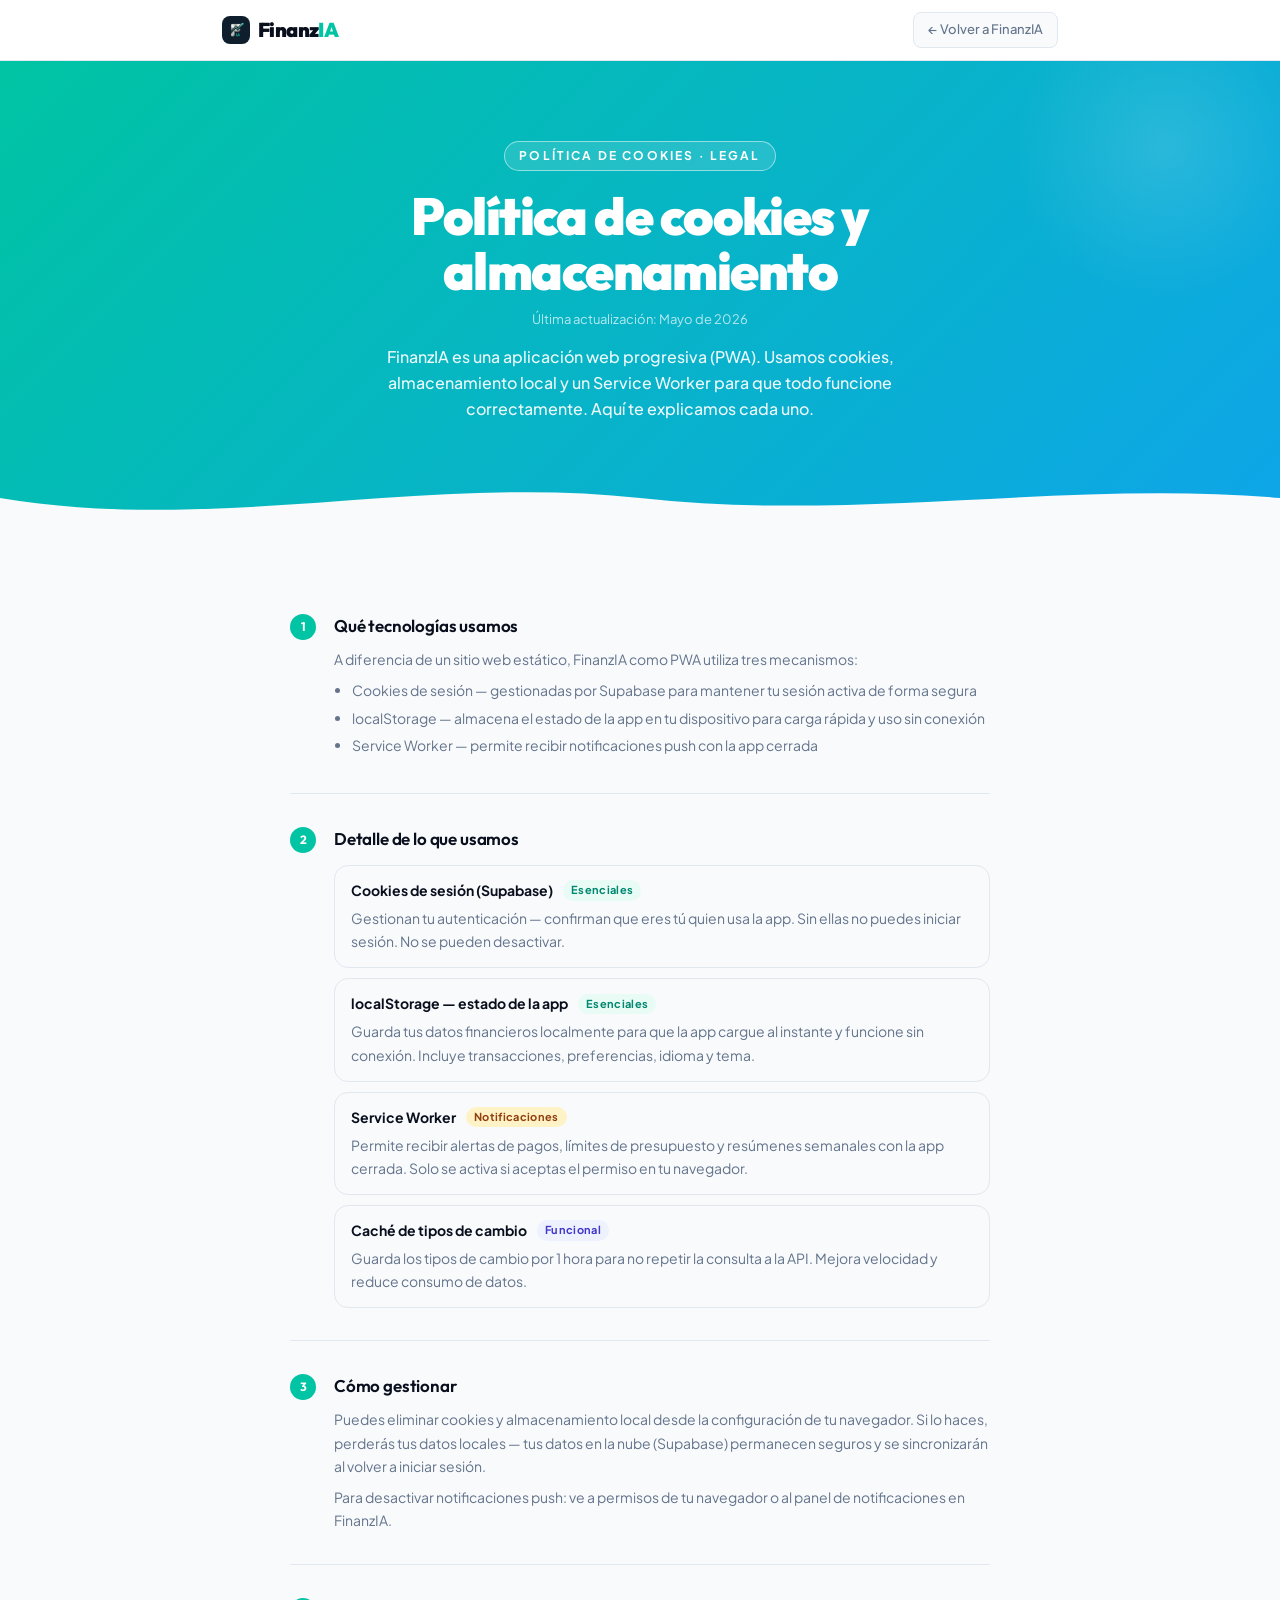
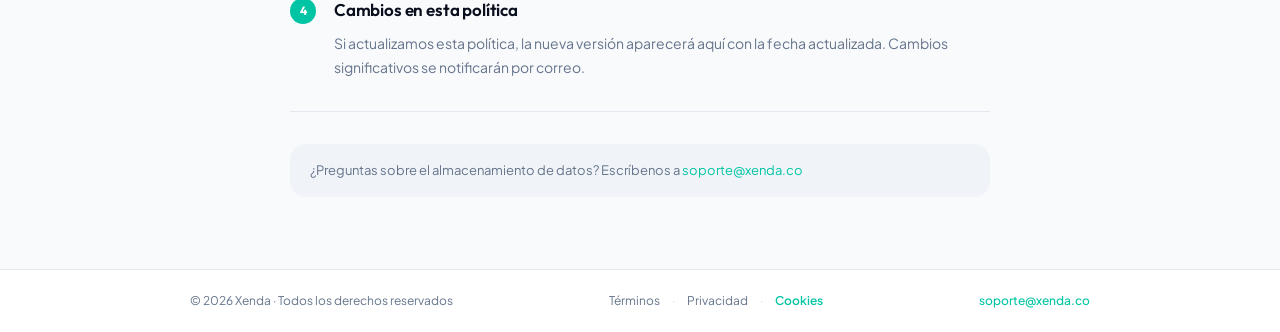
<file: cookies/index.html>
<!doctype html>
<html lang="es">
<head>
  <meta charset="utf-8" />
  <meta name="viewport" content="width=device-width, initial-scale=1" />
  <title>Política de cookies — FinanzIA</title>
  <meta name="description" content="Qué cookies y almacenamiento usa FinanzIA como PWA y cómo gestionarlos.">
  <meta name="robots" content="noindex, follow">
  <link rel="icon" type="image/png" href="/icon-192.png">
  <link rel="preconnect" href="https://fonts.googleapis.com">
  <link rel="preconnect" href="https://fonts.gstatic.com" crossorigin>
  <link href="https://fonts.googleapis.com/css2?family=Outfit:wght@700;800;900&family=Plus+Jakarta+Sans:wght@400;500;600;700&display=swap" rel="stylesheet">
  <style>
    :root {
      --fz-teal:#00C4A3; --fz-azul:#0EA5E9;
      --fz-grad:linear-gradient(135deg,#00C4A3,#0EA5E9);
      --fz-ink:#0A0F1E; --fz-soft:#64748B;
      --fz-border:#E2E8F0; --fz-surface:#FFFFFF;
      --fz-bg:#F8FAFC;
      --fz-r-card:20px; --fz-r-btn:12px; --fz-r-pill:100px;
    }
    *,*::before,*::after{box-sizing:border-box;margin:0;padding:0}
    html{scroll-behavior:smooth}
    body{font-family:"Plus Jakarta Sans",system-ui,sans-serif;color:#64748B;background:#F8FAFC;-webkit-font-smoothing:antialiased;line-height:1.5}
    p{text-wrap:pretty}

    /* NAV */
    .lnav{background:#ffffff;border-bottom:1px solid #E2E8F0;position:sticky;top:0;z-index:100}
    .lnav-inner{max-width:900px;margin:0 auto;padding:0 32px;height:60px;display:flex;align-items:center;justify-content:space-between}
    .lnav-logo{display:flex;align-items:center;gap:8px;text-decoration:none;font-family:"Outfit",sans-serif;font-weight:900;font-size:20px;letter-spacing:-.03em;line-height:1}
    .lnav-grad{color:#0A0F1E;-webkit-text-fill-color:#0A0F1E}
    .lnav-ia{color:#00C4A3;-webkit-text-fill-color:#00C4A3}
    .lnav-back{color:#64748B;border:1px solid #E2E8F0;border-radius:8px;padding:7px 14px;background:#F8FAFC;font-family:"Plus Jakarta Sans",sans-serif;font-weight:500;font-size:13px;text-decoration:none;transition:color .15s,border-color .15s}
    .lnav-back:hover{color:#0A0F1E;border-color:#CBD5E1}

    /* HERO */
    .lhero{background:linear-gradient(135deg,#00C4A3,#0EA5E9);padding:80px 32px 110px;text-align:center;position:relative;overflow:hidden}
    .lhero::before{content:"";position:absolute;top:-20%;right:-5%;width:360px;height:360px;background:radial-gradient(circle,rgba(255,255,255,.13) 0%,transparent 60%);pointer-events:none}
    .lhero-inner{max-width:680px;margin:0 auto;position:relative;z-index:1}
    .lhero-eye{display:inline-block;background:rgba(255,255,255,0.12);border:1px solid rgba(255,255,255,0.5);border-radius:100px;padding:5px 14px;color:#ffffff;-webkit-text-fill-color:#ffffff;font-family:"Plus Jakarta Sans",sans-serif;font-size:12px;font-weight:700;letter-spacing:.18em;text-transform:uppercase;margin-bottom:18px}
    .lhero h1{font-family:"Outfit",sans-serif;font-weight:900;font-size:clamp(32px,5vw,52px);letter-spacing:-.03em;color:#ffffff;line-height:1.05;margin-bottom:12px}
    .lhero-date{font-size:13px;color:rgba(255,255,255,.7);margin-bottom:14px}
    .lhero-lead{font-family:"Plus Jakarta Sans",sans-serif;font-size:16px;font-weight:500;color:rgba(255,255,255,.92);line-height:1.65;max-width:540px;margin:0 auto}
    .lhero-wave{position:absolute;bottom:-1px;left:0;right:0;line-height:0;pointer-events:none;z-index:2}
    .lhero-wave svg{display:block;width:100%;height:72px}

    /* BODY */
    .lbody{background:#F8FAFC;padding:0 0 72px}
    .linner{max-width:780px;margin:0 auto;padding:48px 40px 0}

    /* SECTIONS */
    .lsec{display:flex;gap:18px;padding:32px 0;border-bottom:1px solid #E2E8F0}
    .lsec:last-of-type{border-bottom:none}
    .lnum{flex-shrink:0;width:26px;height:26px;background:#00C4A3;color:#ffffff;border-radius:50%;font-size:12px;font-weight:700;font-family:"Outfit",sans-serif;display:flex;align-items:center;justify-content:center;margin-top:1px}
    .lsec-body{}
    .lsec-title{font-family:"Outfit",sans-serif;font-weight:600;font-size:17px;color:#0A0F1E;margin-bottom:10px;letter-spacing:-.01em}
    .lsec-text{font-family:"Plus Jakarta Sans",sans-serif;font-size:14px;color:#64748B;line-height:1.65}
    .lsec-text+.lsec-text{margin-top:8px}
    .lsec-text a{color:#00C4A3;text-decoration:none}
    .lsec-text a:hover{text-decoration:underline}
    .lsec-text ul{margin:8px 0 0 18px;list-style:disc}
    .lsec-text li{margin-bottom:4px}

    /* BOX INFO */
    .lbox{background:#F0F4F8;border-radius:16px;padding:16px 20px;margin-top:32px;font-family:"Plus Jakarta Sans",sans-serif;font-size:13px;color:#64748B;line-height:1.65}
    .lbox a{color:#00C4A3;text-decoration:none}

    /* WARNING BOX */
    .lwarn{background:#FFF7ED;border:1px solid #FED7AA;border-radius:12px;padding:12px 16px;margin-top:12px;font-family:"Plus Jakarta Sans",sans-serif;font-size:13px;color:#9A3412;line-height:1.65}

    /* PLANS TABLE */
    .lplans{display:grid;grid-template-columns:repeat(3,1fr);gap:12px;margin-top:14px}
    .lplan{border:1px solid #E2E8F0;border-radius:12px;padding:16px;background:#ffffff}
    .lplan.featured{border-color:#00C4A3;border-width:2px}
    .lplan-name{font-family:"Outfit",sans-serif;font-weight:700;font-size:13px;color:#0A0F1E;margin-bottom:2px;text-transform:uppercase;letter-spacing:.06em}
    .lplan-price{font-family:"Outfit",sans-serif;font-weight:800;font-size:22px;color:#0A0F1E;margin-bottom:10px;letter-spacing:-.02em}
    .lplan-price span{font-size:13px;font-weight:500;color:#64748B}
    .lplan ul{list-style:none;padding:0;margin:0}
    .lplan li{font-size:12px;color:#64748B;padding:3px 0;display:flex;align-items:baseline;gap:6px;line-height:1.45}
    .lplan li::before{content:"·";color:#00C4A3;font-size:16px;line-height:0;flex-shrink:0}

    /* COOKIE CARDS */
    .lcards{display:flex;flex-direction:column;gap:10px;margin-top:14px}
    .lcard{border:1px solid #E2E8F0;border-radius:14px;padding:14px 16px}
    .lcard-top{display:flex;align-items:center;gap:10px;margin-bottom:6px}
    .lcard-title{font-family:"Plus Jakarta Sans",sans-serif;font-weight:700;font-size:14px;color:#0A0F1E}
    .lbadge{font-size:11px;font-weight:700;padding:2px 8px;border-radius:var(--fz-r-pill);letter-spacing:.03em;white-space:nowrap}
    .lbadge-green{background:#E8FBF5;color:#00876F}
    .lbadge-yellow{background:#FEF3C7;color:#92400E}
    .lbadge-indigo{background:#EEF2FF;color:#4338CA}

    /* FOOTER */
    .lfooter{border-top:1px solid #E2E8F0;background:#ffffff;padding:20px 32px}
    .lfooter-inner{max-width:900px;margin:0 auto;display:flex;justify-content:space-between;align-items:center;gap:16px;flex-wrap:wrap}
    .lfooter-copy{font-family:"Plus Jakarta Sans",sans-serif;font-size:12px;color:#64748B}
    .lfooter-links{display:flex;align-items:center;gap:6px}
    .lfooter-link{font-family:"Plus Jakarta Sans",sans-serif;font-size:12px;color:#64748B;text-decoration:none;padding:2px 6px;border-radius:6px;transition:color .15s}
    .lfooter-link:hover{color:#0A0F1E}
    .lfooter-link.active{color:#00C4A3;font-weight:600}
    .lfooter-sep{color:#CBD5E1;font-size:12px}
    .lfooter-email{font-family:"Plus Jakarta Sans",sans-serif;font-size:12px;font-weight:500;color:#00C4A3;text-decoration:none}
    .lfooter-email:hover{text-decoration:underline}

    @media(max-width:640px){
      .lnav-inner{padding:0 16px}
      .lhero{padding:40px 20px 52px}
      .linner{padding:32px 20px 0}
      .lfooter{padding:20px 16px}
      .lfooter-inner{flex-direction:column;text-align:center;gap:10px}
      .lplans{grid-template-columns:1fr}
    }
  </style>
</head>
<body>

<nav class="lnav">
  <div class="lnav-inner">
    <a href="https://xenda.co/finanzia" class="lnav-logo" aria-label="FinanzIA">
      <img src="/icon-192.png" alt="" style="width:28px;height:28px;border-radius:8px;display:block;">
      <span><span class="lnav-grad">Finanz</span><span class="lnav-ia">IA</span></span>
    </a>
    <a href="https://xenda.co/finanzia" class="lnav-back">← Volver a FinanzIA</a>
  </div>
</nav>

<section class="lhero">
  <div class="lhero-inner">
    <div class="lhero-eye">POLÍTICA DE COOKIES · LEGAL</div>
    <h1>Política de cookies y almacenamiento</h1>
    <div class="lhero-date">Última actualización: Mayo de 2026</div>
    <p class="lhero-lead">FinanzIA es una aplicación web progresiva (PWA). Usamos cookies, almacenamiento local y un Service Worker para que todo funcione correctamente. Aquí te explicamos cada uno.</p>
  </div>
  <div class="lhero-wave"><svg viewBox="0 0 1440 72" xmlns="http://www.w3.org/2000/svg" preserveAspectRatio="none"><path d="M0,36 C240,72 480,12 720,36 C960,60 1200,18 1440,36 L1440,72 L0,72 Z" fill="#F8FAFC"/></svg></div>
</section>

<div class="lbody">
  <div class="linner">
    <div class="lsec">
      <div class="lnum">1</div>
      <div class="lsec-body">
        <div class="lsec-title">Qué tecnologías usamos</div>
      <div class="lsec-text">A diferencia de un sitio web estático, FinanzIA como PWA utiliza tres mecanismos:</div>
      <div class="lsec-text"><ul><li>Cookies de sesión — gestionadas por Supabase para mantener tu sesión activa de forma segura</li><li>localStorage — almacena el estado de la app en tu dispositivo para carga rápida y uso sin conexión</li><li>Service Worker — permite recibir notificaciones push con la app cerrada</li></ul></div>
      </div>
    </div>
    <div class="lsec">
      <div class="lnum">2</div>
      <div class="lsec-body">
        <div class="lsec-title">Detalle de lo que usamos</div>
      <div class="lcards">
        <div class="lcard">
          <div class="lcard-top">
            <div class="lcard-title">Cookies de sesión (Supabase)</div>
            <span class="lbadge lbadge-green">Esenciales</span>
          </div>
          <div class="lsec-text">Gestionan tu autenticación — confirman que eres tú quien usa la app. Sin ellas no puedes iniciar sesión. No se pueden desactivar.</div>
        </div>
        <div class="lcard">
          <div class="lcard-top">
            <div class="lcard-title">localStorage — estado de la app</div>
            <span class="lbadge lbadge-green">Esenciales</span>
          </div>
          <div class="lsec-text">Guarda tus datos financieros localmente para que la app cargue al instante y funcione sin conexión. Incluye transacciones, preferencias, idioma y tema.</div>
        </div>
        <div class="lcard">
          <div class="lcard-top">
            <div class="lcard-title">Service Worker</div>
            <span class="lbadge lbadge-yellow">Notificaciones</span>
          </div>
          <div class="lsec-text">Permite recibir alertas de pagos, límites de presupuesto y resúmenes semanales con la app cerrada. Solo se activa si aceptas el permiso en tu navegador.</div>
        </div>
        <div class="lcard">
          <div class="lcard-top">
            <div class="lcard-title">Caché de tipos de cambio</div>
            <span class="lbadge lbadge-indigo">Funcional</span>
          </div>
          <div class="lsec-text">Guarda los tipos de cambio por 1 hora para no repetir la consulta a la API. Mejora velocidad y reduce consumo de datos.</div>
        </div>
      </div>
      </div>
    </div>
    <div class="lsec">
      <div class="lnum">3</div>
      <div class="lsec-body">
        <div class="lsec-title">Cómo gestionar</div>
      <div class="lsec-text">Puedes eliminar cookies y almacenamiento local desde la configuración de tu navegador. Si lo haces, perderás tus datos locales — tus datos en la nube (Supabase) permanecen seguros y se sincronizarán al volver a iniciar sesión.</div>
      <div class="lsec-text">Para desactivar notificaciones push: ve a permisos de tu navegador o al panel de notificaciones en FinanzIA.</div>
      </div>
    </div>
    <div class="lsec">
      <div class="lnum">4</div>
      <div class="lsec-body">
        <div class="lsec-title">Cambios en esta política</div>
      <div class="lsec-text">Si actualizamos esta política, la nueva versión aparecerá aquí con la fecha actualizada. Cambios significativos se notificarán por correo.</div>
      </div>
    </div>
    <div class="lbox">¿Preguntas sobre el almacenamiento de datos? Escríbenos a <a href="mailto:soporte@xenda.co">soporte@xenda.co</a></div>
  </div>
</div>

<footer class="lfooter">
  <div class="lfooter-inner">
    <span class="lfooter-copy">© 2026 Xenda · Todos los derechos reservados</span>
    <div class="lfooter-links">
      <a href="/terminos" class="lfooter-link">Términos</a>
      <span class="lfooter-sep">·</span>
      <a href="/privacidad" class="lfooter-link">Privacidad</a>
      <span class="lfooter-sep">·</span>
      <a href="/cookies" class="lfooter-link active">Cookies</a>
    </div>
    <a href="mailto:soporte@xenda.co" class="lfooter-email">soporte@xenda.co</a>
  </div>
</footer>

</body>
</html>
</file>
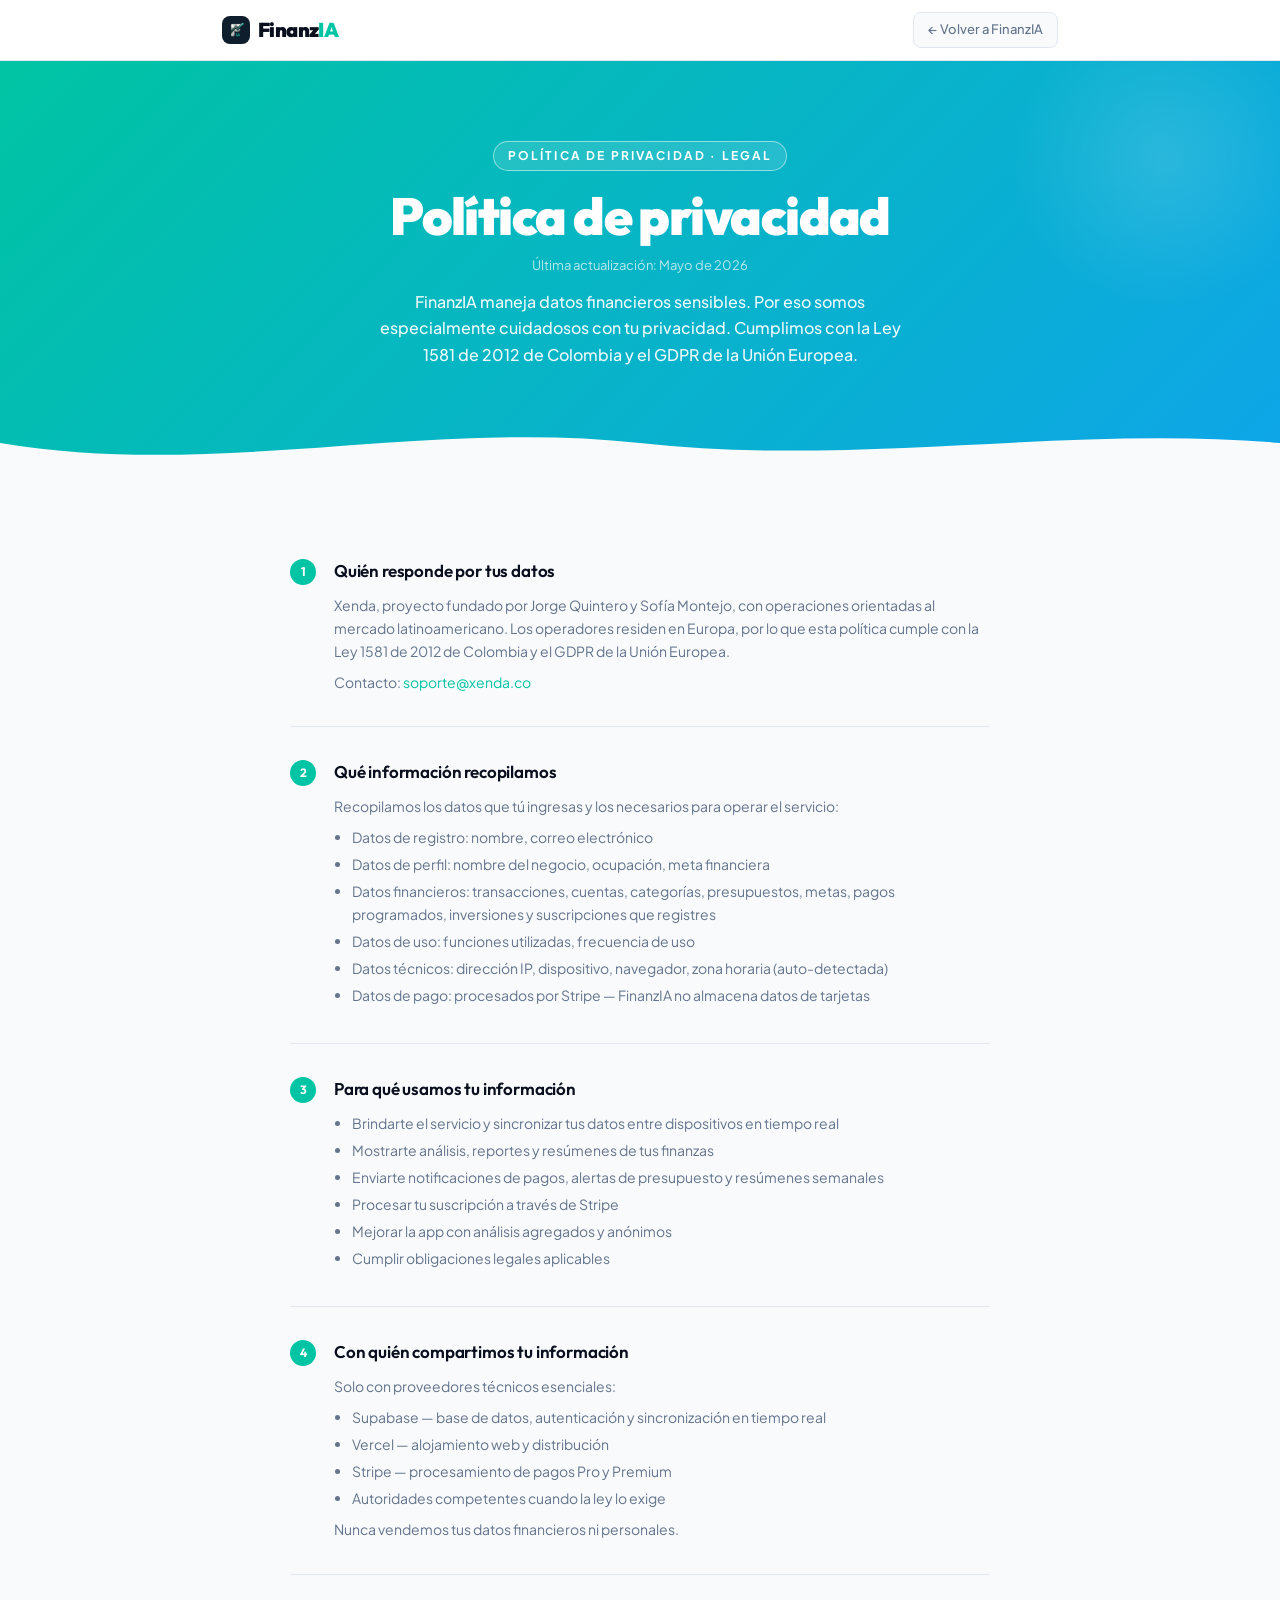
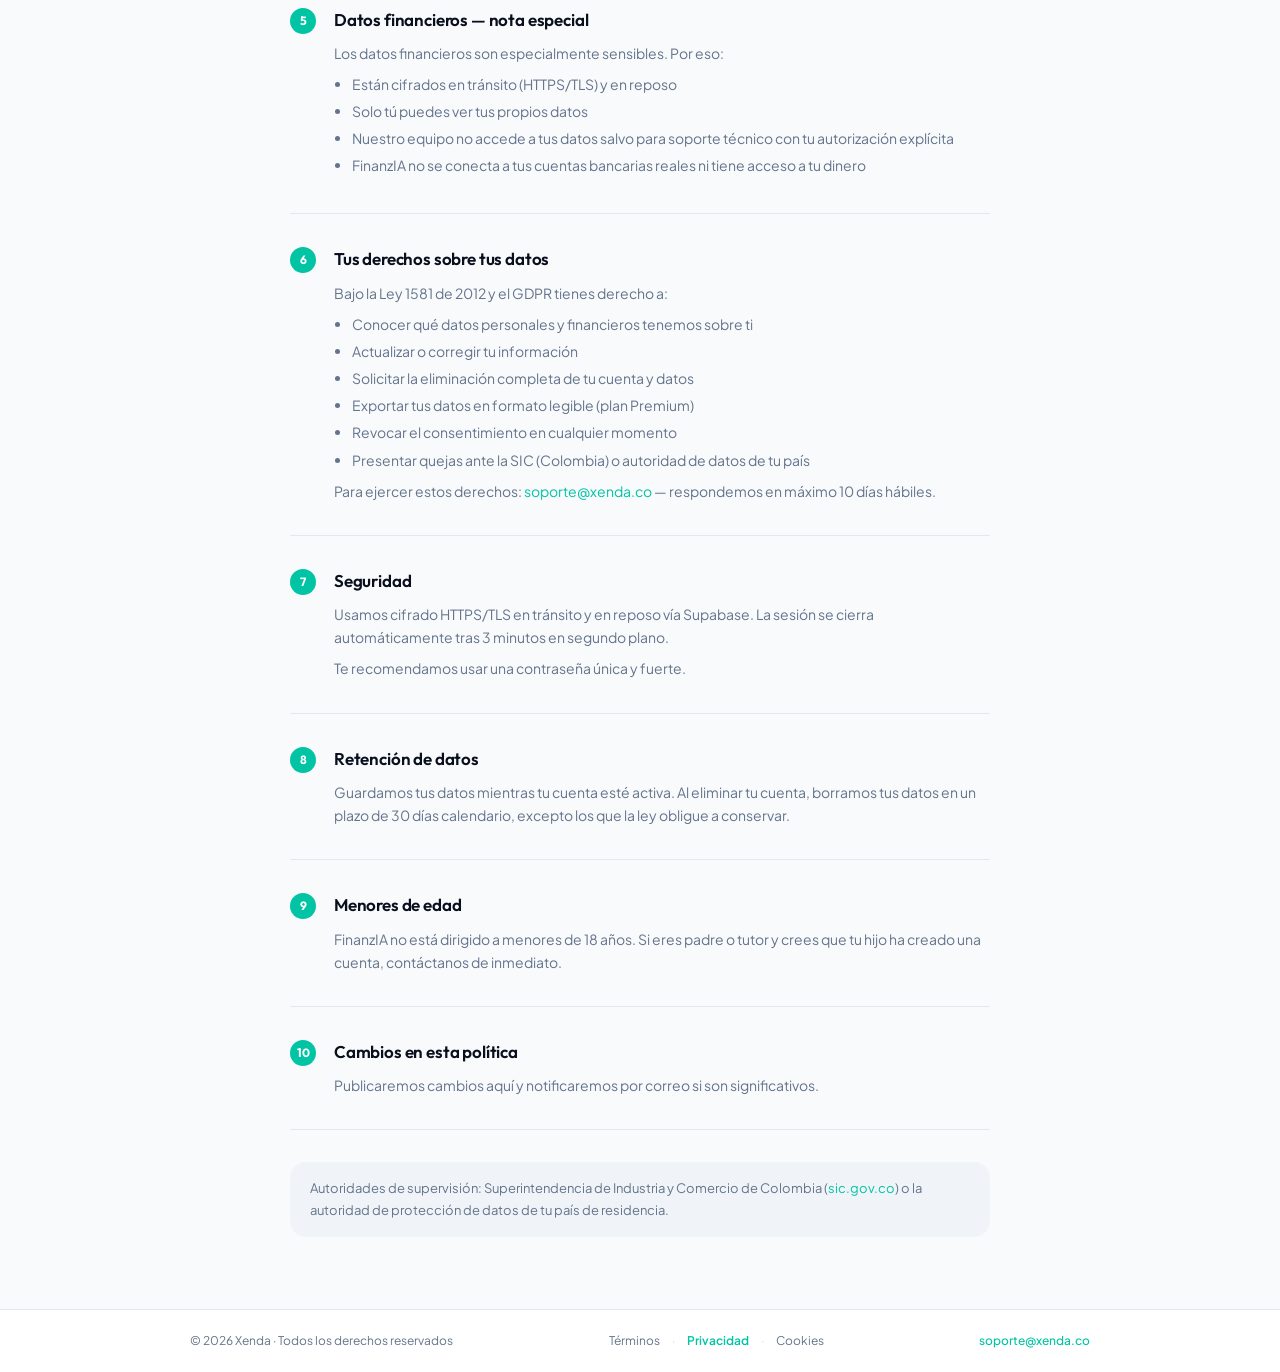
<file: privacidad/index.html>
<!doctype html>
<html lang="es">
<head>
  <meta charset="utf-8" />
  <meta name="viewport" content="width=device-width, initial-scale=1" />
  <title>Política de privacidad — FinanzIA</title>
  <meta name="description" content="Cómo FinanzIA protege y trata tus datos financieros y personales.">
  <meta name="robots" content="noindex, follow">
  <link rel="icon" type="image/png" href="/icon-192.png">
  <link rel="preconnect" href="https://fonts.googleapis.com">
  <link rel="preconnect" href="https://fonts.gstatic.com" crossorigin>
  <link href="https://fonts.googleapis.com/css2?family=Outfit:wght@700;800;900&family=Plus+Jakarta+Sans:wght@400;500;600;700&display=swap" rel="stylesheet">
  <style>
    :root {
      --fz-teal:#00C4A3; --fz-azul:#0EA5E9;
      --fz-grad:linear-gradient(135deg,#00C4A3,#0EA5E9);
      --fz-ink:#0A0F1E; --fz-soft:#64748B;
      --fz-border:#E2E8F0; --fz-surface:#FFFFFF;
      --fz-bg:#F8FAFC;
      --fz-r-card:20px; --fz-r-btn:12px; --fz-r-pill:100px;
    }
    *,*::before,*::after{box-sizing:border-box;margin:0;padding:0}
    html{scroll-behavior:smooth}
    body{font-family:"Plus Jakarta Sans",system-ui,sans-serif;color:#64748B;background:#F8FAFC;-webkit-font-smoothing:antialiased;line-height:1.5}
    p{text-wrap:pretty}

    /* NAV */
    .lnav{background:#ffffff;border-bottom:1px solid #E2E8F0;position:sticky;top:0;z-index:100}
    .lnav-inner{max-width:900px;margin:0 auto;padding:0 32px;height:60px;display:flex;align-items:center;justify-content:space-between}
    .lnav-logo{display:flex;align-items:center;gap:8px;text-decoration:none;font-family:"Outfit",sans-serif;font-weight:900;font-size:20px;letter-spacing:-.03em;line-height:1}
    .lnav-grad{color:#0A0F1E;-webkit-text-fill-color:#0A0F1E}
    .lnav-ia{color:#00C4A3;-webkit-text-fill-color:#00C4A3}
    .lnav-back{color:#64748B;border:1px solid #E2E8F0;border-radius:8px;padding:7px 14px;background:#F8FAFC;font-family:"Plus Jakarta Sans",sans-serif;font-weight:500;font-size:13px;text-decoration:none;transition:color .15s,border-color .15s}
    .lnav-back:hover{color:#0A0F1E;border-color:#CBD5E1}

    /* HERO */
    .lhero{background:linear-gradient(135deg,#00C4A3,#0EA5E9);padding:80px 32px 110px;text-align:center;position:relative;overflow:hidden}
    .lhero::before{content:"";position:absolute;top:-20%;right:-5%;width:360px;height:360px;background:radial-gradient(circle,rgba(255,255,255,.13) 0%,transparent 60%);pointer-events:none}
    .lhero-inner{max-width:680px;margin:0 auto;position:relative;z-index:1}
    .lhero-eye{display:inline-block;background:rgba(255,255,255,0.12);border:1px solid rgba(255,255,255,0.5);border-radius:100px;padding:5px 14px;color:#ffffff;-webkit-text-fill-color:#ffffff;font-family:"Plus Jakarta Sans",sans-serif;font-size:12px;font-weight:700;letter-spacing:.18em;text-transform:uppercase;margin-bottom:18px}
    .lhero h1{font-family:"Outfit",sans-serif;font-weight:900;font-size:clamp(32px,5vw,52px);letter-spacing:-.03em;color:#ffffff;line-height:1.05;margin-bottom:12px}
    .lhero-date{font-size:13px;color:rgba(255,255,255,.7);margin-bottom:14px}
    .lhero-lead{font-family:"Plus Jakarta Sans",sans-serif;font-size:16px;font-weight:500;color:rgba(255,255,255,.92);line-height:1.65;max-width:540px;margin:0 auto}
    .lhero-wave{position:absolute;bottom:-1px;left:0;right:0;line-height:0;pointer-events:none;z-index:2}
    .lhero-wave svg{display:block;width:100%;height:72px}

    /* BODY */
    .lbody{background:#F8FAFC;padding:0 0 72px}
    .linner{max-width:780px;margin:0 auto;padding:48px 40px 0}

    /* SECTIONS */
    .lsec{display:flex;gap:18px;padding:32px 0;border-bottom:1px solid #E2E8F0}
    .lsec:last-of-type{border-bottom:none}
    .lnum{flex-shrink:0;width:26px;height:26px;background:#00C4A3;color:#ffffff;border-radius:50%;font-size:12px;font-weight:700;font-family:"Outfit",sans-serif;display:flex;align-items:center;justify-content:center;margin-top:1px}
    .lsec-body{}
    .lsec-title{font-family:"Outfit",sans-serif;font-weight:600;font-size:17px;color:#0A0F1E;margin-bottom:10px;letter-spacing:-.01em}
    .lsec-text{font-family:"Plus Jakarta Sans",sans-serif;font-size:14px;color:#64748B;line-height:1.65}
    .lsec-text+.lsec-text{margin-top:8px}
    .lsec-text a{color:#00C4A3;text-decoration:none}
    .lsec-text a:hover{text-decoration:underline}
    .lsec-text ul{margin:8px 0 0 18px;list-style:disc}
    .lsec-text li{margin-bottom:4px}

    /* BOX INFO */
    .lbox{background:#F0F4F8;border-radius:16px;padding:16px 20px;margin-top:32px;font-family:"Plus Jakarta Sans",sans-serif;font-size:13px;color:#64748B;line-height:1.65}
    .lbox a{color:#00C4A3;text-decoration:none}

    /* WARNING BOX */
    .lwarn{background:#FFF7ED;border:1px solid #FED7AA;border-radius:12px;padding:12px 16px;margin-top:12px;font-family:"Plus Jakarta Sans",sans-serif;font-size:13px;color:#9A3412;line-height:1.65}

    /* PLANS TABLE */
    .lplans{display:grid;grid-template-columns:repeat(3,1fr);gap:12px;margin-top:14px}
    .lplan{border:1px solid #E2E8F0;border-radius:12px;padding:16px;background:#ffffff}
    .lplan.featured{border-color:#00C4A3;border-width:2px}
    .lplan-name{font-family:"Outfit",sans-serif;font-weight:700;font-size:13px;color:#0A0F1E;margin-bottom:2px;text-transform:uppercase;letter-spacing:.06em}
    .lplan-price{font-family:"Outfit",sans-serif;font-weight:800;font-size:22px;color:#0A0F1E;margin-bottom:10px;letter-spacing:-.02em}
    .lplan-price span{font-size:13px;font-weight:500;color:#64748B}
    .lplan ul{list-style:none;padding:0;margin:0}
    .lplan li{font-size:12px;color:#64748B;padding:3px 0;display:flex;align-items:baseline;gap:6px;line-height:1.45}
    .lplan li::before{content:"·";color:#00C4A3;font-size:16px;line-height:0;flex-shrink:0}

    /* COOKIE CARDS */
    .lcards{display:flex;flex-direction:column;gap:10px;margin-top:14px}
    .lcard{border:1px solid #E2E8F0;border-radius:14px;padding:14px 16px}
    .lcard-top{display:flex;align-items:center;gap:10px;margin-bottom:6px}
    .lcard-title{font-family:"Plus Jakarta Sans",sans-serif;font-weight:700;font-size:14px;color:#0A0F1E}
    .lbadge{font-size:11px;font-weight:700;padding:2px 8px;border-radius:var(--fz-r-pill);letter-spacing:.03em;white-space:nowrap}
    .lbadge-green{background:#E8FBF5;color:#00876F}
    .lbadge-yellow{background:#FEF3C7;color:#92400E}
    .lbadge-indigo{background:#EEF2FF;color:#4338CA}

    /* FOOTER */
    .lfooter{border-top:1px solid #E2E8F0;background:#ffffff;padding:20px 32px}
    .lfooter-inner{max-width:900px;margin:0 auto;display:flex;justify-content:space-between;align-items:center;gap:16px;flex-wrap:wrap}
    .lfooter-copy{font-family:"Plus Jakarta Sans",sans-serif;font-size:12px;color:#64748B}
    .lfooter-links{display:flex;align-items:center;gap:6px}
    .lfooter-link{font-family:"Plus Jakarta Sans",sans-serif;font-size:12px;color:#64748B;text-decoration:none;padding:2px 6px;border-radius:6px;transition:color .15s}
    .lfooter-link:hover{color:#0A0F1E}
    .lfooter-link.active{color:#00C4A3;font-weight:600}
    .lfooter-sep{color:#CBD5E1;font-size:12px}
    .lfooter-email{font-family:"Plus Jakarta Sans",sans-serif;font-size:12px;font-weight:500;color:#00C4A3;text-decoration:none}
    .lfooter-email:hover{text-decoration:underline}

    @media(max-width:640px){
      .lnav-inner{padding:0 16px}
      .lhero{padding:40px 20px 52px}
      .linner{padding:32px 20px 0}
      .lfooter{padding:20px 16px}
      .lfooter-inner{flex-direction:column;text-align:center;gap:10px}
      .lplans{grid-template-columns:1fr}
    }
  </style>
</head>
<body>

<nav class="lnav">
  <div class="lnav-inner">
    <a href="https://xenda.co/finanzia" class="lnav-logo" aria-label="FinanzIA">
      <img src="/icon-192.png" alt="" style="width:28px;height:28px;border-radius:8px;display:block;">
      <span><span class="lnav-grad">Finanz</span><span class="lnav-ia">IA</span></span>
    </a>
    <a href="https://xenda.co/finanzia" class="lnav-back">← Volver a FinanzIA</a>
  </div>
</nav>

<section class="lhero">
  <div class="lhero-inner">
    <div class="lhero-eye">POLÍTICA DE PRIVACIDAD · LEGAL</div>
    <h1>Política de privacidad</h1>
    <div class="lhero-date">Última actualización: Mayo de 2026</div>
    <p class="lhero-lead">FinanzIA maneja datos financieros sensibles. Por eso somos especialmente cuidadosos con tu privacidad. Cumplimos con la Ley 1581 de 2012 de Colombia y el GDPR de la Unión Europea.</p>
  </div>
  <div class="lhero-wave"><svg viewBox="0 0 1440 72" xmlns="http://www.w3.org/2000/svg" preserveAspectRatio="none"><path d="M0,36 C240,72 480,12 720,36 C960,60 1200,18 1440,36 L1440,72 L0,72 Z" fill="#F8FAFC"/></svg></div>
</section>

<div class="lbody">
  <div class="linner">
    <div class="lsec">
      <div class="lnum">1</div>
      <div class="lsec-body">
        <div class="lsec-title">Quién responde por tus datos</div>
      <div class="lsec-text">Xenda, proyecto fundado por Jorge Quintero y Sofía Montejo, con operaciones orientadas al mercado latinoamericano. Los operadores residen en Europa, por lo que esta política cumple con la Ley 1581 de 2012 de Colombia y el GDPR de la Unión Europea.</div>
      <div class="lsec-text">Contacto: <a href="mailto:soporte@xenda.co">soporte@xenda.co</a></div>
      </div>
    </div>
    <div class="lsec">
      <div class="lnum">2</div>
      <div class="lsec-body">
        <div class="lsec-title">Qué información recopilamos</div>
      <div class="lsec-text">Recopilamos los datos que tú ingresas y los necesarios para operar el servicio:</div>
      <div class="lsec-text"><ul><li>Datos de registro: nombre, correo electrónico</li><li>Datos de perfil: nombre del negocio, ocupación, meta financiera</li><li>Datos financieros: transacciones, cuentas, categorías, presupuestos, metas, pagos programados, inversiones y suscripciones que registres</li><li>Datos de uso: funciones utilizadas, frecuencia de uso</li><li>Datos técnicos: dirección IP, dispositivo, navegador, zona horaria (auto-detectada)</li><li>Datos de pago: procesados por Stripe — FinanzIA no almacena datos de tarjetas</li></ul></div>
      </div>
    </div>
    <div class="lsec">
      <div class="lnum">3</div>
      <div class="lsec-body">
        <div class="lsec-title">Para qué usamos tu información</div>
      <div class="lsec-text"><ul><li>Brindarte el servicio y sincronizar tus datos entre dispositivos en tiempo real</li><li>Mostrarte análisis, reportes y resúmenes de tus finanzas</li><li>Enviarte notificaciones de pagos, alertas de presupuesto y resúmenes semanales</li><li>Procesar tu suscripción a través de Stripe</li><li>Mejorar la app con análisis agregados y anónimos</li><li>Cumplir obligaciones legales aplicables</li></ul></div>
      </div>
    </div>
    <div class="lsec">
      <div class="lnum">4</div>
      <div class="lsec-body">
        <div class="lsec-title">Con quién compartimos tu información</div>
      <div class="lsec-text">Solo con proveedores técnicos esenciales:</div>
      <div class="lsec-text"><ul><li>Supabase — base de datos, autenticación y sincronización en tiempo real</li><li>Vercel — alojamiento web y distribución</li><li>Stripe — procesamiento de pagos Pro y Premium</li><li>Autoridades competentes cuando la ley lo exige</li></ul></div>
      <div class="lsec-text">Nunca vendemos tus datos financieros ni personales.</div>
      </div>
    </div>
    <div class="lsec">
      <div class="lnum">5</div>
      <div class="lsec-body">
        <div class="lsec-title">Datos financieros — nota especial</div>
      <div class="lsec-text">Los datos financieros son especialmente sensibles. Por eso:</div>
      <div class="lsec-text"><ul><li>Están cifrados en tránsito (HTTPS/TLS) y en reposo</li><li>Solo tú puedes ver tus propios datos</li><li>Nuestro equipo no accede a tus datos salvo para soporte técnico con tu autorización explícita</li><li>FinanzIA no se conecta a tus cuentas bancarias reales ni tiene acceso a tu dinero</li></ul></div>
      </div>
    </div>
    <div class="lsec">
      <div class="lnum">6</div>
      <div class="lsec-body">
        <div class="lsec-title">Tus derechos sobre tus datos</div>
      <div class="lsec-text">Bajo la Ley 1581 de 2012 y el GDPR tienes derecho a:</div>
      <div class="lsec-text"><ul><li>Conocer qué datos personales y financieros tenemos sobre ti</li><li>Actualizar o corregir tu información</li><li>Solicitar la eliminación completa de tu cuenta y datos</li><li>Exportar tus datos en formato legible (plan Premium)</li><li>Revocar el consentimiento en cualquier momento</li><li>Presentar quejas ante la SIC (Colombia) o autoridad de datos de tu país</li></ul></div>
      <div class="lsec-text">Para ejercer estos derechos: <a href="mailto:soporte@xenda.co">soporte@xenda.co</a> — respondemos en máximo 10 días hábiles.</div>
      </div>
    </div>
    <div class="lsec">
      <div class="lnum">7</div>
      <div class="lsec-body">
        <div class="lsec-title">Seguridad</div>
      <div class="lsec-text">Usamos cifrado HTTPS/TLS en tránsito y en reposo vía Supabase. La sesión se cierra automáticamente tras 3 minutos en segundo plano.</div>
      <div class="lsec-text">Te recomendamos usar una contraseña única y fuerte.</div>
      </div>
    </div>
    <div class="lsec">
      <div class="lnum">8</div>
      <div class="lsec-body">
        <div class="lsec-title">Retención de datos</div>
      <div class="lsec-text">Guardamos tus datos mientras tu cuenta esté activa. Al eliminar tu cuenta, borramos tus datos en un plazo de 30 días calendario, excepto los que la ley obligue a conservar.</div>
      </div>
    </div>
    <div class="lsec">
      <div class="lnum">9</div>
      <div class="lsec-body">
        <div class="lsec-title">Menores de edad</div>
      <div class="lsec-text">FinanzIA no está dirigido a menores de 18 años. Si eres padre o tutor y crees que tu hijo ha creado una cuenta, contáctanos de inmediato.</div>
      </div>
    </div>
    <div class="lsec">
      <div class="lnum">10</div>
      <div class="lsec-body">
        <div class="lsec-title">Cambios en esta política</div>
      <div class="lsec-text">Publicaremos cambios aquí y notificaremos por correo si son significativos.</div>
      </div>
    </div>
    <div class="lbox">Autoridades de supervisión: Superintendencia de Industria y Comercio de Colombia (<a href="https://www.sic.gov.co" target="_blank" rel="noopener">sic.gov.co</a>) o la autoridad de protección de datos de tu país de residencia.</div>
  </div>
</div>

<footer class="lfooter">
  <div class="lfooter-inner">
    <span class="lfooter-copy">© 2026 Xenda · Todos los derechos reservados</span>
    <div class="lfooter-links">
      <a href="/terminos" class="lfooter-link">Términos</a>
      <span class="lfooter-sep">·</span>
      <a href="/privacidad" class="lfooter-link active">Privacidad</a>
      <span class="lfooter-sep">·</span>
      <a href="/cookies" class="lfooter-link">Cookies</a>
    </div>
    <a href="mailto:soporte@xenda.co" class="lfooter-email">soporte@xenda.co</a>
  </div>
</footer>

</body>
</html>
</file>
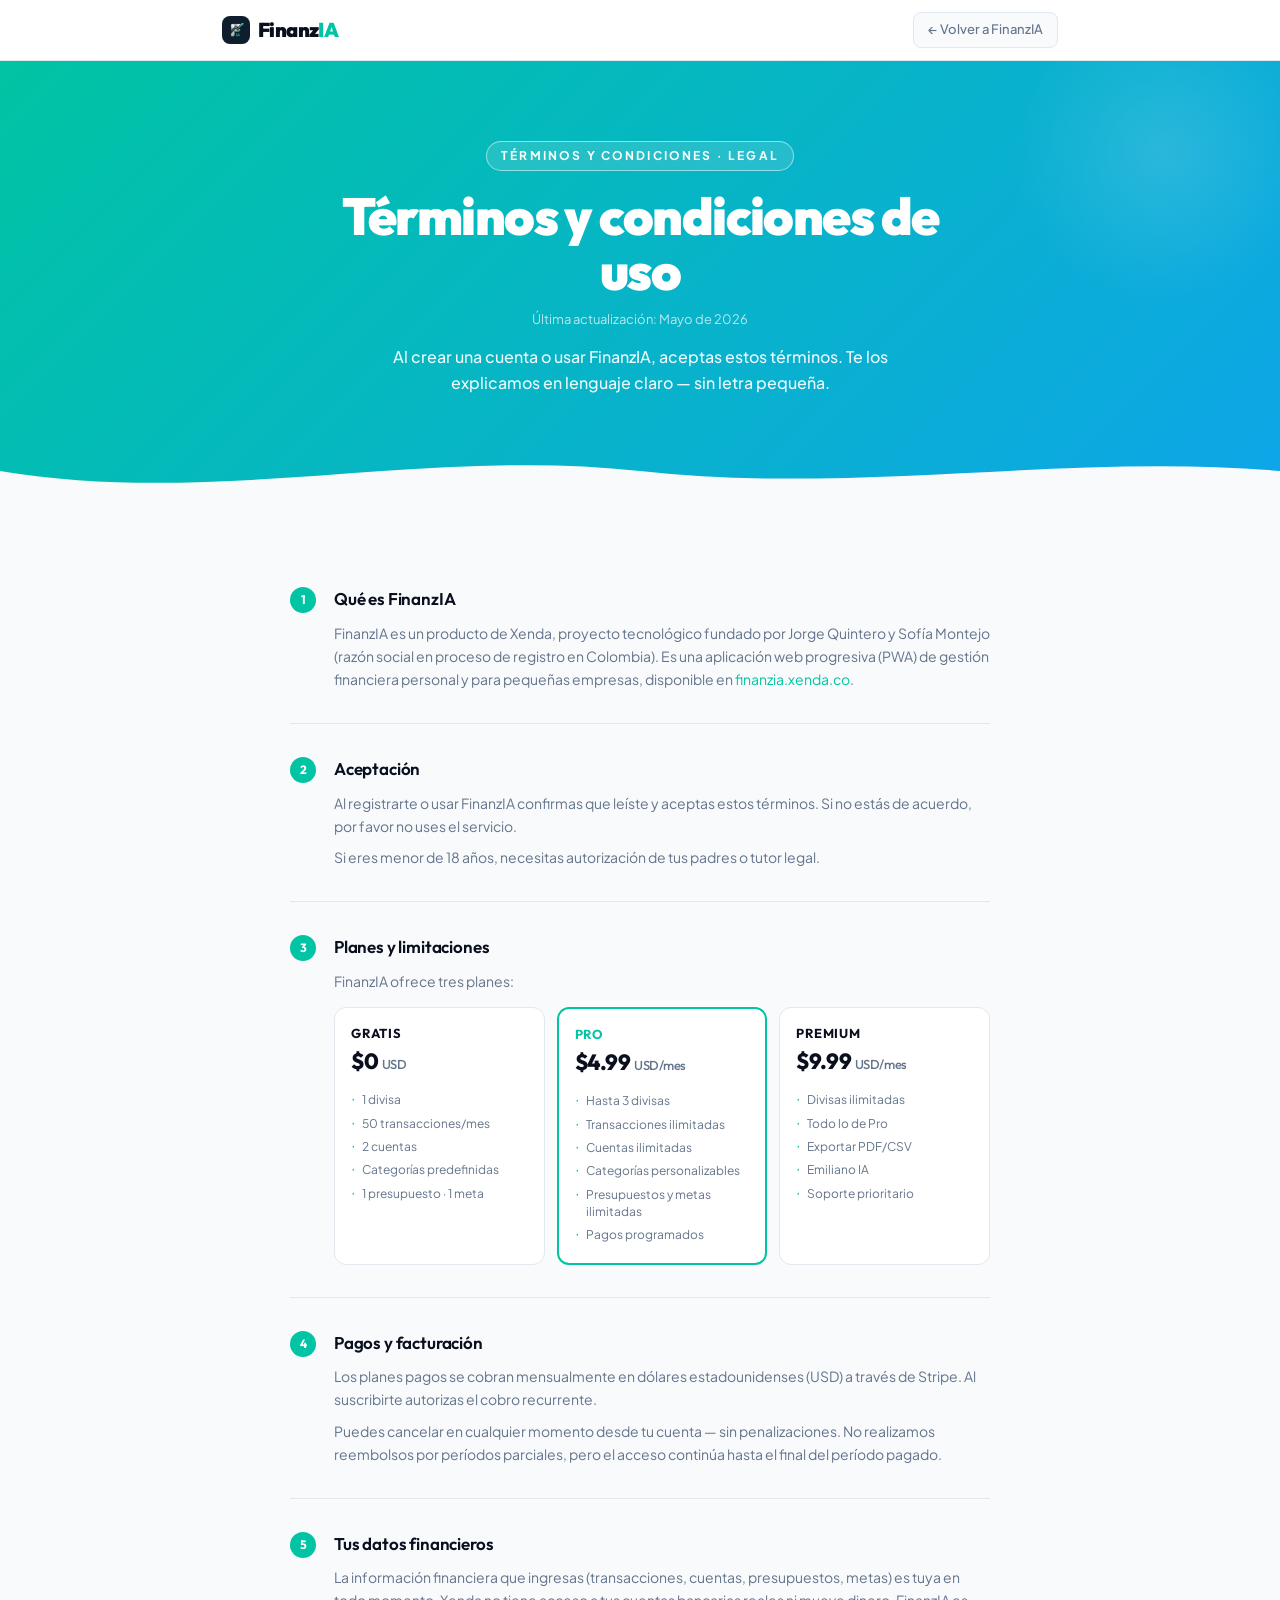
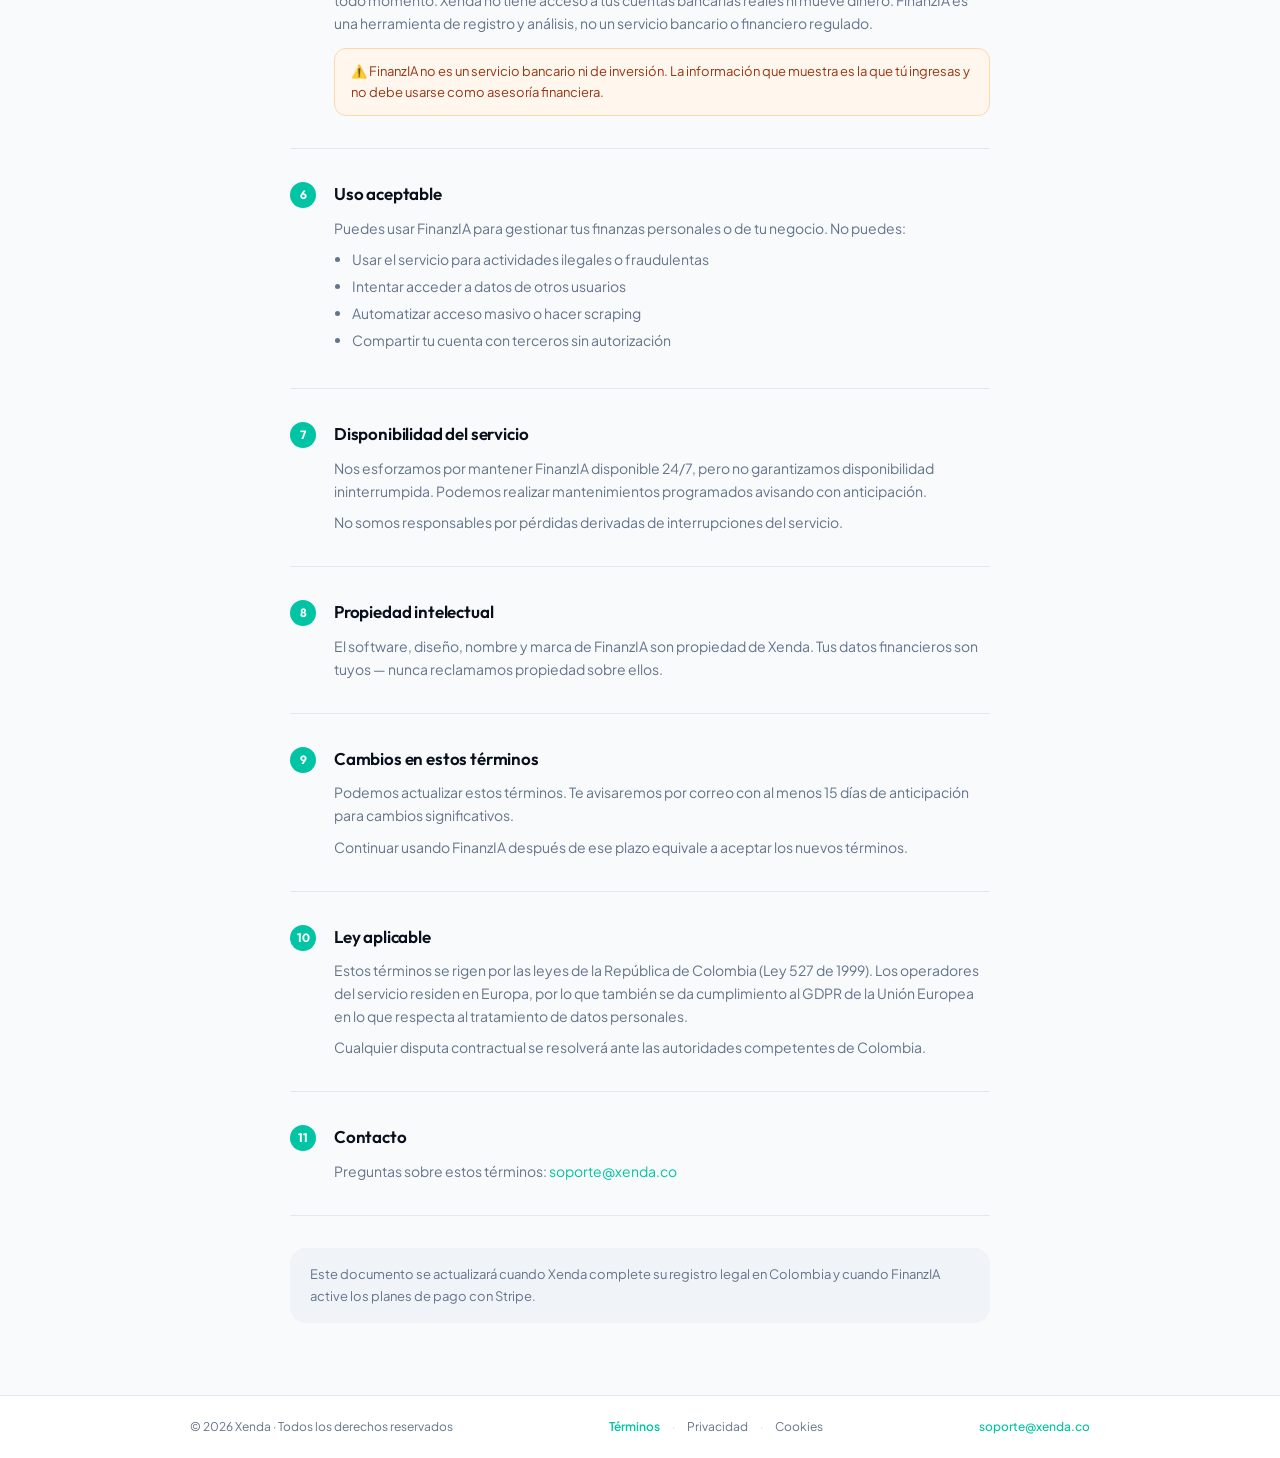
<file: terminos/index.html>
<!doctype html>
<html lang="es">
<head>
  <meta charset="utf-8" />
  <meta name="viewport" content="width=device-width, initial-scale=1" />
  <title>Términos y condiciones — FinanzIA</title>
  <meta name="description" content="Términos y condiciones de uso de FinanzIA, la app de finanzas personales de Xenda.">
  <meta name="robots" content="noindex, follow">
  <link rel="icon" type="image/png" href="/icon-192.png">
  <link rel="preconnect" href="https://fonts.googleapis.com">
  <link rel="preconnect" href="https://fonts.gstatic.com" crossorigin>
  <link href="https://fonts.googleapis.com/css2?family=Outfit:wght@700;800;900&family=Plus+Jakarta+Sans:wght@400;500;600;700&display=swap" rel="stylesheet">
  <style>
    :root {
      --fz-teal:#00C4A3; --fz-azul:#0EA5E9;
      --fz-grad:linear-gradient(135deg,#00C4A3,#0EA5E9);
      --fz-ink:#0A0F1E; --fz-soft:#64748B;
      --fz-border:#E2E8F0; --fz-surface:#FFFFFF;
      --fz-bg:#F8FAFC;
      --fz-r-card:20px; --fz-r-btn:12px; --fz-r-pill:100px;
    }
    *,*::before,*::after{box-sizing:border-box;margin:0;padding:0}
    html{scroll-behavior:smooth}
    body{font-family:"Plus Jakarta Sans",system-ui,sans-serif;color:#64748B;background:#F8FAFC;-webkit-font-smoothing:antialiased;line-height:1.5}
    p{text-wrap:pretty}

    /* NAV */
    .lnav{background:#ffffff;border-bottom:1px solid #E2E8F0;position:sticky;top:0;z-index:100}
    .lnav-inner{max-width:900px;margin:0 auto;padding:0 32px;height:60px;display:flex;align-items:center;justify-content:space-between}
    .lnav-logo{display:flex;align-items:center;gap:8px;text-decoration:none;font-family:"Outfit",sans-serif;font-weight:900;font-size:20px;letter-spacing:-.03em;line-height:1}
    .lnav-grad{color:#0A0F1E;-webkit-text-fill-color:#0A0F1E}
    .lnav-ia{color:#00C4A3;-webkit-text-fill-color:#00C4A3}
    .lnav-back{color:#64748B;border:1px solid #E2E8F0;border-radius:8px;padding:7px 14px;background:#F8FAFC;font-family:"Plus Jakarta Sans",sans-serif;font-weight:500;font-size:13px;text-decoration:none;transition:color .15s,border-color .15s}
    .lnav-back:hover{color:#0A0F1E;border-color:#CBD5E1}

    /* HERO */
    .lhero{background:linear-gradient(135deg,#00C4A3,#0EA5E9);padding:80px 32px 110px;text-align:center;position:relative;overflow:hidden}
    .lhero::before{content:"";position:absolute;top:-20%;right:-5%;width:360px;height:360px;background:radial-gradient(circle,rgba(255,255,255,.13) 0%,transparent 60%);pointer-events:none}
    .lhero-inner{max-width:680px;margin:0 auto;position:relative;z-index:1}
    .lhero-eye{display:inline-block;background:rgba(255,255,255,0.12);border:1px solid rgba(255,255,255,0.5);border-radius:100px;padding:5px 14px;color:#ffffff;-webkit-text-fill-color:#ffffff;font-family:"Plus Jakarta Sans",sans-serif;font-size:12px;font-weight:700;letter-spacing:.18em;text-transform:uppercase;margin-bottom:18px}
    .lhero h1{font-family:"Outfit",sans-serif;font-weight:900;font-size:clamp(32px,5vw,52px);letter-spacing:-.03em;color:#ffffff;line-height:1.05;margin-bottom:12px}
    .lhero-date{font-size:13px;color:rgba(255,255,255,.7);margin-bottom:14px}
    .lhero-lead{font-family:"Plus Jakarta Sans",sans-serif;font-size:16px;font-weight:500;color:rgba(255,255,255,.92);line-height:1.65;max-width:540px;margin:0 auto}
    .lhero-wave{position:absolute;bottom:-1px;left:0;right:0;line-height:0;pointer-events:none;z-index:2}
    .lhero-wave svg{display:block;width:100%;height:72px}

    /* BODY */
    .lbody{background:#F8FAFC;padding:0 0 72px}
    .linner{max-width:780px;margin:0 auto;padding:48px 40px 0}

    /* SECTIONS */
    .lsec{display:flex;gap:18px;padding:32px 0;border-bottom:1px solid #E2E8F0}
    .lsec:last-of-type{border-bottom:none}
    .lnum{flex-shrink:0;width:26px;height:26px;background:#00C4A3;color:#ffffff;border-radius:50%;font-size:12px;font-weight:700;font-family:"Outfit",sans-serif;display:flex;align-items:center;justify-content:center;margin-top:1px}
    .lsec-body{}
    .lsec-title{font-family:"Outfit",sans-serif;font-weight:600;font-size:17px;color:#0A0F1E;margin-bottom:10px;letter-spacing:-.01em}
    .lsec-text{font-family:"Plus Jakarta Sans",sans-serif;font-size:14px;color:#64748B;line-height:1.65}
    .lsec-text+.lsec-text{margin-top:8px}
    .lsec-text a{color:#00C4A3;text-decoration:none}
    .lsec-text a:hover{text-decoration:underline}
    .lsec-text ul{margin:8px 0 0 18px;list-style:disc}
    .lsec-text li{margin-bottom:4px}

    /* BOX INFO */
    .lbox{background:#F0F4F8;border-radius:16px;padding:16px 20px;margin-top:32px;font-family:"Plus Jakarta Sans",sans-serif;font-size:13px;color:#64748B;line-height:1.65}
    .lbox a{color:#00C4A3;text-decoration:none}

    /* WARNING BOX */
    .lwarn{background:#FFF7ED;border:1px solid #FED7AA;border-radius:12px;padding:12px 16px;margin-top:12px;font-family:"Plus Jakarta Sans",sans-serif;font-size:13px;color:#9A3412;line-height:1.65}

    /* PLANS TABLE */
    .lplans{display:grid;grid-template-columns:repeat(3,1fr);gap:12px;margin-top:14px}
    .lplan{border:1px solid #E2E8F0;border-radius:12px;padding:16px;background:#ffffff}
    .lplan.featured{border-color:#00C4A3;border-width:2px}
    .lplan-name{font-family:"Outfit",sans-serif;font-weight:700;font-size:13px;color:#0A0F1E;margin-bottom:2px;text-transform:uppercase;letter-spacing:.06em}
    .lplan-price{font-family:"Outfit",sans-serif;font-weight:800;font-size:22px;color:#0A0F1E;margin-bottom:10px;letter-spacing:-.02em}
    .lplan-price span{font-size:13px;font-weight:500;color:#64748B}
    .lplan ul{list-style:none;padding:0;margin:0}
    .lplan li{font-size:12px;color:#64748B;padding:3px 0;display:flex;align-items:baseline;gap:6px;line-height:1.45}
    .lplan li::before{content:"·";color:#00C4A3;font-size:16px;line-height:0;flex-shrink:0}

    /* COOKIE CARDS */
    .lcards{display:flex;flex-direction:column;gap:10px;margin-top:14px}
    .lcard{border:1px solid #E2E8F0;border-radius:14px;padding:14px 16px}
    .lcard-top{display:flex;align-items:center;gap:10px;margin-bottom:6px}
    .lcard-title{font-family:"Plus Jakarta Sans",sans-serif;font-weight:700;font-size:14px;color:#0A0F1E}
    .lbadge{font-size:11px;font-weight:700;padding:2px 8px;border-radius:var(--fz-r-pill);letter-spacing:.03em;white-space:nowrap}
    .lbadge-green{background:#E8FBF5;color:#00876F}
    .lbadge-yellow{background:#FEF3C7;color:#92400E}
    .lbadge-indigo{background:#EEF2FF;color:#4338CA}

    /* FOOTER */
    .lfooter{border-top:1px solid #E2E8F0;background:#ffffff;padding:20px 32px}
    .lfooter-inner{max-width:900px;margin:0 auto;display:flex;justify-content:space-between;align-items:center;gap:16px;flex-wrap:wrap}
    .lfooter-copy{font-family:"Plus Jakarta Sans",sans-serif;font-size:12px;color:#64748B}
    .lfooter-links{display:flex;align-items:center;gap:6px}
    .lfooter-link{font-family:"Plus Jakarta Sans",sans-serif;font-size:12px;color:#64748B;text-decoration:none;padding:2px 6px;border-radius:6px;transition:color .15s}
    .lfooter-link:hover{color:#0A0F1E}
    .lfooter-link.active{color:#00C4A3;font-weight:600}
    .lfooter-sep{color:#CBD5E1;font-size:12px}
    .lfooter-email{font-family:"Plus Jakarta Sans",sans-serif;font-size:12px;font-weight:500;color:#00C4A3;text-decoration:none}
    .lfooter-email:hover{text-decoration:underline}

    @media(max-width:640px){
      .lnav-inner{padding:0 16px}
      .lhero{padding:40px 20px 52px}
      .linner{padding:32px 20px 0}
      .lfooter{padding:20px 16px}
      .lfooter-inner{flex-direction:column;text-align:center;gap:10px}
      .lplans{grid-template-columns:1fr}
    }
  </style>
</head>
<body>

<nav class="lnav">
  <div class="lnav-inner">
    <a href="https://xenda.co/finanzia" class="lnav-logo" aria-label="FinanzIA">
      <img src="/icon-192.png" alt="" style="width:28px;height:28px;border-radius:8px;display:block;">
      <span><span class="lnav-grad">Finanz</span><span class="lnav-ia">IA</span></span>
    </a>
    <a href="https://xenda.co/finanzia" class="lnav-back">← Volver a FinanzIA</a>
  </div>
</nav>

<section class="lhero">
  <div class="lhero-inner">
    <div class="lhero-eye">TÉRMINOS Y CONDICIONES · LEGAL</div>
    <h1>Términos y condiciones de uso</h1>
    <div class="lhero-date">Última actualización: Mayo de 2026</div>
    <p class="lhero-lead">Al crear una cuenta o usar FinanzIA, aceptas estos términos. Te los explicamos en lenguaje claro — sin letra pequeña.</p>
  </div>
  <div class="lhero-wave"><svg viewBox="0 0 1440 72" xmlns="http://www.w3.org/2000/svg" preserveAspectRatio="none"><path d="M0,36 C240,72 480,12 720,36 C960,60 1200,18 1440,36 L1440,72 L0,72 Z" fill="#F8FAFC"/></svg></div>
</section>

<div class="lbody">
  <div class="linner">
    <div class="lsec">
      <div class="lnum">1</div>
      <div class="lsec-body">
        <div class="lsec-title">Qué es FinanzIA</div>
      <div class="lsec-text">FinanzIA es un producto de Xenda, proyecto tecnológico fundado por Jorge Quintero y Sofía Montejo (razón social en proceso de registro en Colombia). Es una aplicación web progresiva (PWA) de gestión financiera personal y para pequeñas empresas, disponible en <a href='https://finanzia.xenda.co'>finanzia.xenda.co</a>.</div>
      </div>
    </div>
    <div class="lsec">
      <div class="lnum">2</div>
      <div class="lsec-body">
        <div class="lsec-title">Aceptación</div>
      <div class="lsec-text">Al registrarte o usar FinanzIA confirmas que leíste y aceptas estos términos. Si no estás de acuerdo, por favor no uses el servicio.</div>
      <div class="lsec-text">Si eres menor de 18 años, necesitas autorización de tus padres o tutor legal.</div>
      </div>
    </div>
    <div class="lsec">
      <div class="lnum">3</div>
      <div class="lsec-body">
        <div class="lsec-title">Planes y limitaciones</div>
        <div class="lsec-text">FinanzIA ofrece tres planes:</div>
      <div class="lplans">
        <div class="lplan">
          <div class="lplan-name">Gratis</div>
          <div class="lplan-price">$0 <span>USD</span></div>
          <ul>
            <li>1 divisa</li>
            <li>50 transacciones/mes</li>
            <li>2 cuentas</li>
            <li>Categorías predefinidas</li>
            <li>1 presupuesto · 1 meta</li>
          </ul>
        </div>
        <div class="lplan featured">
          <div class="lplan-name" style="color:#00C4A3;">Pro</div>
          <div class="lplan-price">$4.99 <span>USD/mes</span></div>
          <ul>
            <li>Hasta 3 divisas</li>
            <li>Transacciones ilimitadas</li>
            <li>Cuentas ilimitadas</li>
            <li>Categorías personalizables</li>
            <li>Presupuestos y metas ilimitadas</li>
            <li>Pagos programados</li>
          </ul>
        </div>
        <div class="lplan">
          <div class="lplan-name">Premium</div>
          <div class="lplan-price">$9.99 <span>USD/mes</span></div>
          <ul>
            <li>Divisas ilimitadas</li>
            <li>Todo lo de Pro</li>
            <li>Exportar PDF/CSV</li>
            <li>Emiliano IA</li>
            <li>Soporte prioritario</li>
          </ul>
        </div>
      </div>
      </div>
    </div>
    <div class="lsec">
      <div class="lnum">4</div>
      <div class="lsec-body">
        <div class="lsec-title">Pagos y facturación</div>
      <div class="lsec-text">Los planes pagos se cobran mensualmente en dólares estadounidenses (USD) a través de Stripe. Al suscribirte autorizas el cobro recurrente.</div>
      <div class="lsec-text">Puedes cancelar en cualquier momento desde tu cuenta — sin penalizaciones. No realizamos reembolsos por períodos parciales, pero el acceso continúa hasta el final del período pagado.</div>
      </div>
    </div>
    <div class="lsec">
      <div class="lnum">5</div>
      <div class="lsec-body">
        <div class="lsec-title">Tus datos financieros</div>
        <div class="lsec-text">La información financiera que ingresas (transacciones, cuentas, presupuestos, metas) es tuya en todo momento. Xenda no tiene acceso a tus cuentas bancarias reales ni mueve dinero. FinanzIA es una herramienta de registro y análisis, no un servicio bancario o financiero regulado.</div>
<div class="lwarn">⚠️ FinanzIA no es un servicio bancario ni de inversión. La información que muestra es la que tú ingresas y no debe usarse como asesoría financiera.</div>
      </div>
    </div>
    <div class="lsec">
      <div class="lnum">6</div>
      <div class="lsec-body">
        <div class="lsec-title">Uso aceptable</div>
      <div class="lsec-text">Puedes usar FinanzIA para gestionar tus finanzas personales o de tu negocio. No puedes:</div>
      <div class="lsec-text"><ul><li>Usar el servicio para actividades ilegales o fraudulentas</li><li>Intentar acceder a datos de otros usuarios</li><li>Automatizar acceso masivo o hacer scraping</li><li>Compartir tu cuenta con terceros sin autorización</li></ul></div>
      </div>
    </div>
    <div class="lsec">
      <div class="lnum">7</div>
      <div class="lsec-body">
        <div class="lsec-title">Disponibilidad del servicio</div>
      <div class="lsec-text">Nos esforzamos por mantener FinanzIA disponible 24/7, pero no garantizamos disponibilidad ininterrumpida. Podemos realizar mantenimientos programados avisando con anticipación.</div>
      <div class="lsec-text">No somos responsables por pérdidas derivadas de interrupciones del servicio.</div>
      </div>
    </div>
    <div class="lsec">
      <div class="lnum">8</div>
      <div class="lsec-body">
        <div class="lsec-title">Propiedad intelectual</div>
      <div class="lsec-text">El software, diseño, nombre y marca de FinanzIA son propiedad de Xenda. Tus datos financieros son tuyos — nunca reclamamos propiedad sobre ellos.</div>
      </div>
    </div>
    <div class="lsec">
      <div class="lnum">9</div>
      <div class="lsec-body">
        <div class="lsec-title">Cambios en estos términos</div>
      <div class="lsec-text">Podemos actualizar estos términos. Te avisaremos por correo con al menos 15 días de anticipación para cambios significativos.</div>
      <div class="lsec-text">Continuar usando FinanzIA después de ese plazo equivale a aceptar los nuevos términos.</div>
      </div>
    </div>
    <div class="lsec">
      <div class="lnum">10</div>
      <div class="lsec-body">
        <div class="lsec-title">Ley aplicable</div>
      <div class="lsec-text">Estos términos se rigen por las leyes de la República de Colombia (Ley 527 de 1999). Los operadores del servicio residen en Europa, por lo que también se da cumplimiento al GDPR de la Unión Europea en lo que respecta al tratamiento de datos personales.</div>
      <div class="lsec-text">Cualquier disputa contractual se resolverá ante las autoridades competentes de Colombia.</div>
      </div>
    </div>
    <div class="lsec">
      <div class="lnum">11</div>
      <div class="lsec-body">
        <div class="lsec-title">Contacto</div>
      <div class="lsec-text">Preguntas sobre estos términos: <a href="mailto:soporte@xenda.co">soporte@xenda.co</a></div>
      </div>
    </div>
    <div class="lbox">Este documento se actualizará cuando Xenda complete su registro legal en Colombia y cuando FinanzIA active los planes de pago con Stripe.</div>
  </div>
</div>

<footer class="lfooter">
  <div class="lfooter-inner">
    <span class="lfooter-copy">© 2026 Xenda · Todos los derechos reservados</span>
    <div class="lfooter-links">
      <a href="/terminos" class="lfooter-link active">Términos</a>
      <span class="lfooter-sep">·</span>
      <a href="/privacidad" class="lfooter-link">Privacidad</a>
      <span class="lfooter-sep">·</span>
      <a href="/cookies" class="lfooter-link">Cookies</a>
    </div>
    <a href="mailto:soporte@xenda.co" class="lfooter-email">soporte@xenda.co</a>
  </div>
</footer>

</body>
</html>
</file>
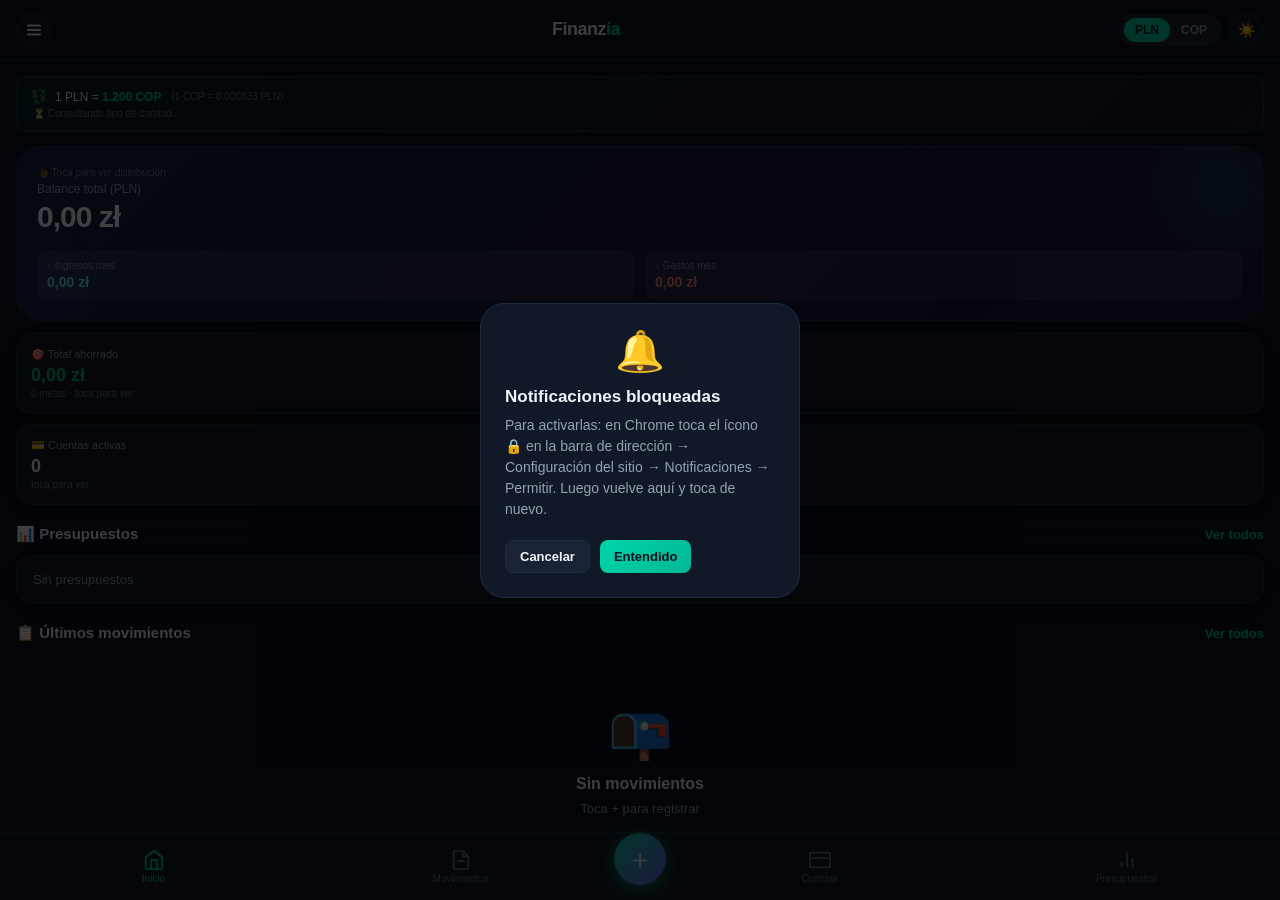
<file: Finanzía.html>
<!DOCTYPE html>
<html lang="es" data-theme="dark">
<head>
<meta charset="UTF-8">
<meta name="viewport" content="width=device-width,initial-scale=1,maximum-scale=1,user-scalable=no">
<meta name="mobile-web-app-capable" content="yes">
<meta name="apple-mobile-web-app-capable" content="yes">
<meta name="apple-mobile-web-app-status-bar-style" content="black-translucent">
<meta name="apple-mobile-web-app-title" content="Finanzía">
<meta name="theme-color" content="#00D4AA">
<link rel="apple-touch-icon" href="data:image/svg+xml,%3Csvg xmlns='http://www.w3.org/2000/svg' viewBox='0 0 512 512'%3E%3Crect width='512' height='512' rx='110' fill='%230A0F1E'/%3E%3Crect x='100' y='160' width='312' height='200' rx='24' fill='none' stroke='%2300D4AA' stroke-width='22'/%3E%3Ccircle cx='180' cy='260' r='28' fill='%2300D4AA'/%3E%3Crect x='220' y='245' width='80' height='14' rx='7' fill='%2300D4AA' opacity='.5'/%3E%3Crect x='220' y='270' width='50' height='10' rx='5' fill='%2300D4AA' opacity='.3'/%3E%3Crect x='100' y='195' width='312' height='38' fill='%2300D4AA' opacity='.15'/%3E%3C/svg%3E">
<title>Finanzía</title>
<style>
*{margin:0;padding:0;box-sizing:border-box;-webkit-tap-highlight-color:transparent}
[data-theme="dark"]{
  --bg:#0A0F1E;--surface:#111827;--surface2:#1A2235;--surface3:#222D42;
  --border:#1F2D40;--text:#F1F5F9;--text2:#94A3B8;--text3:#64748B;
  --card-shadow:0 4px 24px rgba(0,0,0,.5);
}
[data-theme="light"]{
  --bg:#F0F4FF;--surface:#FFFFFF;--surface2:#F1F5F9;--surface3:#E2E8F0;
  --border:#CBD5E1;--text:#0F172A;--text2:#475569;--text3:#94A3B8;
  --card-shadow:0 2px 12px rgba(0,0,0,.08);
}
:root{
  --primary:#00D4AA;--primary2:#00B896;--secondary:#7461EF;
  --danger:#EF4444;--warning:#F59E0B;--success:#10B981;--info:#3B82F6;
  --radius:16px;--radius-sm:10px;--radius-lg:24px;
  --nav-h:68px;--header-h:60px;
  --font:'Helvetica Neue',Arial,sans-serif;
}
html,body{height:100%;background:var(--bg);color:var(--text);font-family:var(--font);overflow:hidden;transition:background .3s,color .3s}
#app{height:100vh;height:100dvh;display:flex;flex-direction:column;overflow:hidden;position:relative}
.header{height:var(--header-h);display:flex;align-items:center;justify-content:space-between;padding:0 16px;background:var(--bg);z-index:50;flex-shrink:0;border-bottom:1px solid var(--border);gap:8px}
.header-title{font-size:18px;font-weight:800;letter-spacing:-.5px;white-space:nowrap}
.header-title span{color:var(--primary)}
.btn-icon{width:36px;height:36px;border-radius:50%;border:none;background:var(--surface);color:var(--text);display:flex;align-items:center;justify-content:center;cursor:pointer;font-size:16px;flex-shrink:0;border:1px solid var(--border)}
.header-right{display:flex;align-items:center;gap:6px;flex-shrink:0}
#main{flex:1;overflow-y:auto;overflow-x:hidden;-webkit-overflow-scrolling:touch;scroll-behavior:smooth}
.page{display:none;padding:16px 16px calc(var(--nav-h) + 24px);min-height:100%}
.page.active{display:block}
.bottom-nav{height:var(--nav-h);background:var(--surface);border-top:1px solid var(--border);display:flex;align-items:center;justify-content:space-around;flex-shrink:0;z-index:50;padding-bottom:env(safe-area-inset-bottom)}
.nav-item{display:flex;flex-direction:column;align-items:center;gap:2px;padding:6px 10px;border:none;background:none;color:var(--text3);cursor:pointer;transition:.2s;flex:1;font-size:10px;font-family:var(--font)}
.nav-item.active{color:var(--primary)}
.nav-icon{width:22px;height:22px}
.nav-fab{width:52px;height:52px;border-radius:50%;background:linear-gradient(135deg,var(--primary),var(--secondary));border:none;color:white;display:flex;align-items:center;justify-content:center;cursor:pointer;box-shadow:0 4px 20px rgba(0,212,170,.5);font-size:26px;line-height:1;flex-shrink:0;margin-top:-16px}
#drawer{position:fixed;top:0;left:-290px;width:290px;height:100%;background:var(--surface);z-index:200;transition:.3s ease;overflow-y:auto;padding-bottom:40px}
#drawer.open{left:0;box-shadow:4px 0 32px rgba(0,0,0,.6)}
#overlay{position:fixed;inset:0;background:rgba(0,0,0,.65);z-index:190;opacity:0;pointer-events:none;transition:.3s}
#overlay.active{opacity:1;pointer-events:all}
.drawer-header{padding:56px 20px 20px;background:linear-gradient(160deg,var(--surface2),var(--surface));border-bottom:1px solid var(--border)}
.drawer-logo{font-size:24px;font-weight:800;margin-bottom:2px}
.drawer-logo span{color:var(--primary)}
.drawer-sub{font-size:12px;color:var(--text2)}
.drawer-group-label{font-size:10px;font-weight:700;letter-spacing:1.2px;color:var(--text3);padding:16px 20px 6px;text-transform:uppercase}
.drawer-item{display:flex;align-items:center;gap:12px;padding:12px 20px;color:var(--text2);cursor:pointer;transition:.15s;font-size:14px;border:none;background:none;width:100%;text-align:left;font-family:var(--font)}
.drawer-item:hover,.drawer-item.active{color:var(--text);background:var(--surface2)}
.drawer-item.active{border-left:3px solid var(--primary);padding-left:17px}
.drawer-item-icon{width:30px;height:30px;border-radius:8px;background:var(--surface3);display:flex;align-items:center;justify-content:center;font-size:14px;flex-shrink:0}
.card{background:var(--surface);border-radius:var(--radius);padding:16px;border:1px solid var(--border);box-shadow:var(--card-shadow)}
.card+.card{margin-top:12px}
.card-title{font-size:13px;color:var(--text2);margin-bottom:12px;font-weight:600}
.balance-card{background:linear-gradient(135deg,#0F2040,#1A1035);border:1px solid var(--border);border-radius:var(--radius-lg);padding:20px;position:relative;overflow:hidden;cursor:pointer}
[data-theme="light"] .balance-card{background:linear-gradient(135deg,#1e3a5f,#2d1b69)}
.balance-card::before{content:'';position:absolute;top:-50px;right:-50px;width:180px;height:180px;background:radial-gradient(circle,rgba(0,212,170,.2),transparent 70%);pointer-events:none}
.balance-card::after{content:'';position:absolute;bottom:-30px;left:-30px;width:120px;height:120px;background:radial-gradient(circle,rgba(116,97,239,.15),transparent 70%);pointer-events:none}
.balance-tap-hint{font-size:10px;color:rgba(255,255,255,.4);margin-bottom:4px;display:flex;align-items:center;gap:4px}
.balance-label{font-size:12px;color:rgba(255,255,255,.6);margin-bottom:4px}
.balance-amount{font-size:30px;font-weight:800;letter-spacing:-1px;margin-bottom:16px;color:white}
.balance-row{display:flex;gap:10px}
.balance-stat{flex:1;background:rgba(255,255,255,.08);border-radius:var(--radius-sm);padding:10px;backdrop-filter:blur(8px)}
.balance-stat-label{font-size:10px;color:rgba(255,255,255,.5);margin-bottom:3px}
.balance-stat-val{font-size:14px;font-weight:700}
.balance-stat-val.inc{color:#6FFFDF}
.balance-stat-val.exp{color:#FF8080}
.kpi-row{display:grid;grid-template-columns:1fr 1fr;gap:10px;margin-top:12px}
.kpi-card{background:var(--surface);border:1px solid var(--border);border-radius:var(--radius);padding:14px;box-shadow:var(--card-shadow)}
.kpi-label{font-size:11px;color:var(--text2);margin-bottom:4px}
.kpi-val{font-size:18px;font-weight:800}
.section-header{display:flex;justify-content:space-between;align-items:center;margin:20px 0 12px}
.section-title{font-size:15px;font-weight:700}
.btn-text{background:none;border:none;color:var(--primary);font-size:13px;cursor:pointer;font-family:var(--font);font-weight:600}
.tx-item{display:flex;align-items:center;gap:12px;padding:12px;background:var(--surface);border-radius:var(--radius);border:1px solid var(--border);margin-bottom:8px;cursor:pointer;box-shadow:var(--card-shadow)}
.tx-item:active{opacity:.8}
.tx-icon{width:42px;height:42px;border-radius:12px;display:flex;align-items:center;justify-content:center;font-size:20px;flex-shrink:0}
.tx-info{flex:1;min-width:0}
.tx-name{font-size:14px;font-weight:600;white-space:nowrap;overflow:hidden;text-overflow:ellipsis}
.tx-sub{font-size:11px;color:var(--text2);margin-top:2px}
.tx-amount{font-size:15px;font-weight:700;flex-shrink:0}
.tx-amount.inc{color:var(--success)}
.tx-amount.exp{color:var(--danger)}
.tx-amount.tra{color:var(--secondary)}
.budget-item{margin-bottom:14px}
.budget-header{display:flex;justify-content:space-between;margin-bottom:6px;font-size:13px}
.budget-name{font-weight:600}
.budget-amounts{color:var(--text2);font-size:12px}
.progress-bar{height:8px;background:var(--surface3);border-radius:99px;overflow:hidden}
.progress-fill{height:100%;border-radius:99px;transition:.5s}
.form-group{margin-bottom:14px}
.form-label{font-size:12px;color:var(--text2);margin-bottom:6px;display:block;font-weight:600}
.form-input{width:100%;background:var(--surface2);border:1.5px solid var(--border);border-radius:var(--radius-sm);padding:12px 14px;color:var(--text);font-size:15px;font-family:var(--font);outline:none;-webkit-appearance:none;transition:.15s}
.form-input:focus{border-color:var(--primary)}
.form-input::placeholder{color:var(--text3)}
.form-row{display:grid;grid-template-columns:1fr 1fr;gap:10px}
.form-select{width:100%;background:var(--surface2);border:1.5px solid var(--border);border-radius:var(--radius-sm);padding:12px 36px 12px 14px;color:var(--text);font-size:15px;font-family:var(--font);outline:none;-webkit-appearance:none;background-image:url("data:image/svg+xml,%3Csvg xmlns='http://www.w3.org/2000/svg' width='16' height='16' viewBox='0 0 24 24' fill='none' stroke='%2364748B' stroke-width='2'%3E%3Cpath d='m6 9 6 6 6-6'/%3E%3C/svg%3E");background-repeat:no-repeat;background-position:right 12px center;transition:.15s}
.form-select:focus{border-color:var(--primary)}
.btn{width:100%;padding:14px;border-radius:var(--radius-sm);border:none;font-size:15px;font-weight:700;cursor:pointer;font-family:var(--font);transition:.15s;margin-top:4px}
.btn:active{transform:scale(.98)}
.btn-primary{background:linear-gradient(135deg,var(--primary),var(--primary2));color:#0A0F1E}
.btn-secondary{background:var(--surface2);color:var(--text);border:1px solid var(--border)}
.btn-danger{background:var(--danger);color:white}
.btn-success{background:var(--success);color:white}
.btn-sm{padding:8px 14px;font-size:13px;border-radius:8px;width:auto}
.btn-row{display:flex;gap:10px;margin-top:16px}
.btn-row .btn{margin-top:0}
.chip-row{display:flex;gap:8px;overflow-x:auto;padding-bottom:4px;scrollbar-width:none}
.chip-row::-webkit-scrollbar{display:none}
.chip{padding:7px 16px;border-radius:99px;background:var(--surface);border:1.5px solid var(--border);color:var(--text2);font-size:13px;cursor:pointer;white-space:nowrap;font-family:var(--font);transition:.15s;font-weight:500}
.chip.active{background:var(--primary);border-color:var(--primary);color:#0A0F1E;font-weight:700}
#modal-root{position:fixed;inset:0;z-index:300;display:none;flex-direction:column;justify-content:flex-end}
#modal-root.active{display:flex}
.modal-backdrop{position:absolute;inset:0;background:rgba(0,0,0,.75)}
.modal-sheet{position:relative;background:var(--surface);border-radius:var(--radius-lg) var(--radius-lg) 0 0;max-height:92vh;overflow-y:auto;padding-bottom:max(env(safe-area-inset-bottom),16px);animation:slideUp .28s cubic-bezier(.34,1.56,.64,1)}
@keyframes slideUp{from{transform:translateY(100%)}to{transform:translateY(0)}}
.modal-drag{width:40px;height:4px;background:var(--surface3);border-radius:99px;margin:12px auto 0}
.modal-header{padding:8px 16px 16px;display:flex;justify-content:space-between;align-items:center;border-bottom:1px solid var(--border)}
.modal-title{font-size:17px;font-weight:800}
.modal-close{background:none;border:none;color:var(--text2);font-size:24px;cursor:pointer;padding:4px;line-height:1}
.modal-body{padding:16px}
#confirm-root{position:fixed;inset:0;z-index:400;display:none;align-items:center;justify-content:center;padding:20px}
#confirm-root.active{display:flex}
.confirm-backdrop{position:absolute;inset:0;background:rgba(0,0,0,.75)}
.confirm-dialog{position:relative;background:var(--surface);border-radius:var(--radius-lg);padding:24px;max-width:320px;width:100%;animation:scaleIn .2s ease;border:1px solid var(--border)}
@keyframes scaleIn{from{transform:scale(.9);opacity:0}to{transform:scale(1);opacity:1}}
.confirm-icon{font-size:40px;text-align:center;margin-bottom:12px}
.confirm-title{font-size:17px;font-weight:800;margin-bottom:8px}
.confirm-msg{font-size:14px;color:var(--text2);line-height:1.5;margin-bottom:20px}
.confirm-actions{display:flex;gap:10px}
.confirm-actions .btn{margin-top:0}
#toast{position:fixed;bottom:calc(var(--nav-h) + 16px);left:50%;transform:translateX(-50%) translateY(20px);background:var(--surface);color:var(--text);padding:10px 20px;border-radius:99px;font-size:13px;z-index:500;opacity:0;transition:.3s;white-space:nowrap;border:1px solid var(--border);box-shadow:var(--card-shadow)}
#toast.show{opacity:1;transform:translateX(-50%) translateY(0)}
.list-item{background:var(--surface);border:1px solid var(--border);border-radius:var(--radius);padding:14px;margin-bottom:10px;display:flex;align-items:center;gap:12px;cursor:pointer;transition:.15s;box-shadow:var(--card-shadow)}
.list-item:active{background:var(--surface2)}
.badge{display:inline-block;padding:3px 9px;border-radius:99px;font-size:11px;font-weight:700}
.badge-success{background:rgba(16,185,129,.15);color:var(--success)}
.badge-danger{background:rgba(239,68,68,.15);color:var(--danger)}
.badge-warning{background:rgba(245,158,11,.15);color:var(--warning)}
.badge-info{background:rgba(59,130,246,.15);color:var(--info)}
.badge-purple{background:rgba(116,97,239,.15);color:var(--secondary)}
.account-card{border-radius:20px;padding:20px;margin-bottom:14px;transition:.25s;box-shadow:0 8px 32px rgba(0,0,0,.35),0 2px 8px rgba(0,0,0,.2);position:relative;overflow:hidden;cursor:pointer}
.account-card::before{content:'';position:absolute;top:-60px;right:-60px;width:180px;height:180px;background:rgba(255,255,255,.06);border-radius:50%;pointer-events:none}
.account-card::after{content:'';position:absolute;bottom:-40px;left:-40px;width:120px;height:120px;background:rgba(255,255,255,.04);border-radius:50%;pointer-events:none}
.account-card:active{transform:scale(.97);box-shadow:0 4px 16px rgba(0,0,0,.3)}
.type-selector{display:flex;gap:6px;margin-bottom:14px}
.type-btn{flex:1;padding:11px 6px;border-radius:var(--radius-sm);border:2px solid var(--border);background:var(--surface2);color:var(--text2);font-size:13px;font-weight:600;cursor:pointer;text-align:center;font-family:var(--font);transition:.15s}
.type-btn.exp.active{border-color:var(--danger);background:rgba(239,68,68,.12);color:var(--danger)}
.type-btn.inc.active{border-color:var(--success);background:rgba(16,185,129,.12);color:var(--success)}
.type-btn.tra.active{border-color:var(--secondary);background:rgba(116,97,239,.12);color:var(--secondary)}
.icon-grid{display:grid;grid-template-columns:repeat(8,1fr);gap:6px;max-height:220px;overflow-y:auto;padding:2px}
.icon-opt{aspect-ratio:1;display:flex;align-items:center;justify-content:center;border-radius:10px;font-size:20px;cursor:pointer;border:2px solid transparent;background:var(--surface2);transition:.1s}
.icon-opt.selected{border-color:var(--primary);background:rgba(0,212,170,.15)}
.color-grid{display:flex;flex-wrap:wrap;gap:10px;padding:6px 0}
.color-opt{width:36px;height:36px;border-radius:50%;cursor:pointer;border:3px solid transparent;transition:.15s;flex-shrink:0;position:relative}
.color-opt.selected{border-color:white!important;box-shadow:0 0 0 3px var(--primary),0 2px 8px rgba(0,0,0,.4);transform:scale(1.2)}
.search-bar{display:flex;align-items:center;gap:8px;background:var(--surface);border:1.5px solid var(--border);border-radius:var(--radius-sm);padding:10px 14px;margin-bottom:12px}
.search-bar input{flex:1;background:none;border:none;color:var(--text);font-size:14px;font-family:var(--font);outline:none}
.search-bar input::placeholder{color:var(--text3)}
.cat-group{background:var(--surface);border:1px solid var(--border);border-radius:var(--radius);margin-bottom:12px;overflow:hidden;box-shadow:var(--card-shadow)}
.cat-group-header{display:flex;align-items:center;justify-content:space-between;padding:14px}
.cat-group-left{display:flex;align-items:center;gap:10px}
.subcat-list{border-top:1px solid var(--border)}
.subcat-item{display:flex;align-items:center;justify-content:space-between;padding:10px 14px 10px 24px;font-size:13px;color:var(--text2);border-bottom:1px solid var(--border)}
.subcat-item:last-child{border-bottom:none}
.btn-del{background:none;border:none;color:var(--text3);font-size:16px;cursor:pointer;padding:6px;line-height:1}
.empty-state{text-align:center;padding:48px 24px}
.empty-icon{font-size:52px;margin-bottom:12px}
.empty-title{font-size:16px;font-weight:700;margin-bottom:6px}
.empty-desc{font-size:13px;color:var(--text2);line-height:1.5}
.goal-card{border:2px solid var(--border);border-radius:var(--radius);padding:16px;margin-bottom:12px;cursor:pointer;box-shadow:var(--card-shadow)}
.sched-item{background:var(--surface);border:2px solid var(--border);border-radius:var(--radius);padding:14px;margin-bottom:10px;cursor:pointer;box-shadow:var(--card-shadow)}
.sched-overdue{border-color:var(--danger)!important}
.sched-today{border-color:var(--warning)!important}
.sched-soon{border-color:rgba(245,158,11,.4)!important}
.debt-card{background:var(--surface);border:2px solid var(--border);border-radius:var(--radius);padding:16px;margin-bottom:12px;cursor:pointer;box-shadow:var(--card-shadow)}
.config-item{display:flex;align-items:center;justify-content:space-between;padding:14px;background:var(--surface);border:1px solid var(--border);border-radius:var(--radius);margin-bottom:10px;cursor:pointer;box-shadow:var(--card-shadow)}
.config-item-left{display:flex;align-items:center;gap:12px}
.config-icon{width:36px;height:36px;border-radius:10px;display:flex;align-items:center;justify-content:center;font-size:18px}
.currency-toggle{display:flex;background:var(--surface2);border-radius:99px;padding:3px;border:1px solid var(--border)}
.cur-btn{padding:5px 11px;border-radius:99px;border:none;background:none;color:var(--text2);font-size:12px;font-weight:700;cursor:pointer;font-family:var(--font);transition:.15s}
.cur-btn.active{background:var(--primary);color:#0A0F1E}
.hidden{display:none!important}
.alert-banner{background:rgba(239,68,68,.1);border:1px solid rgba(239,68,68,.25);border-radius:var(--radius-sm);padding:10px 14px;margin-bottom:10px;font-size:12px;color:var(--danger);display:flex;align-items:center;gap:8px}
.warn-banner{background:rgba(245,158,11,.1);border:1px solid rgba(245,158,11,.25);border-radius:var(--radius-sm);padding:10px 14px;margin-bottom:10px;font-size:12px;color:var(--warning);display:flex;align-items:center;gap:8px}
.exchange-widget{background:linear-gradient(135deg,rgba(0,212,170,.08),rgba(116,97,239,.08));border:1px solid rgba(0,212,170,.2);border-radius:var(--radius-sm);padding:12px 14px;margin-bottom:14px;display:flex;flex-direction:column;gap:4px}
.exchange-widget-row{display:flex;align-items:center;gap:8px}
.exchange-widget-time{font-size:10px;color:var(--text3);padding-left:2px}
.bank-badge{height:44px;width:44px;border-radius:12px;display:flex;align-items:center;justify-content:center;font-size:11px;font-weight:800;color:white;letter-spacing:-.5px;flex-shrink:0}
.summary-totals{background:var(--surface2);border-radius:var(--radius-sm);padding:10px 8px;margin-bottom:14px;display:flex;justify-content:space-between;gap:4px}
.summary-total-item{text-align:center;flex:1;min-width:0}
.summary-total-label{font-size:9px;color:var(--text2);margin-bottom:3px;white-space:nowrap}
.summary-total-val{font-size:11px;font-weight:800;white-space:nowrap;overflow:hidden;text-overflow:ellipsis}
.period-selector{display:flex;gap:6px;overflow-x:auto;padding-bottom:4px;margin-bottom:14px;scrollbar-width:none}
.period-selector::-webkit-scrollbar{display:none}
.period-btn{padding:6px 12px;border-radius:99px;background:var(--surface);border:1.5px solid var(--border);color:var(--text2);font-size:12px;cursor:pointer;white-space:nowrap;font-family:var(--font);font-weight:600;transition:.15s;flex-shrink:0}
.period-btn.active{background:var(--primary);border-color:var(--primary);color:#0A0F1E}
.theme-toggle{width:36px;height:20px;background:var(--surface3);border-radius:99px;border:1px solid var(--border);cursor:pointer;position:relative;transition:.2s;flex-shrink:0}
.theme-knob{position:absolute;top:2px;left:2px;width:14px;height:14px;background:var(--text2);border-radius:50%;transition:.2s;font-size:9px;display:flex;align-items:center;justify-content:center}
[data-theme="light"] .theme-knob{left:18px;background:var(--warning)}
</style>
</head>
<body>
<div id="app">
<div id="overlay" onclick="closeDrawer()"></div>
<nav id="drawer">
  <div class="drawer-header">
    <div class="drawer-logo">Finanz<span>ía</span></div>
    <div class="drawer-sub">Control financiero personal v3.0</div>
  </div>
  <div class="drawer-group-label">Principal</div>
  <button class="drawer-item active" data-page="dashboard"><div class="drawer-item-icon">🏠</div>Dashboard</button>
  <button class="drawer-item" data-page="movimientos"><div class="drawer-item-icon">📋</div>Movimientos</button>
  <button class="drawer-item" data-page="cuentas"><div class="drawer-item-icon">💳</div>Cuentas</button>
  <button class="drawer-item" data-page="presupuestos"><div class="drawer-item-icon">📊</div>Presupuestos</button>
  <div class="drawer-group-label">Planificación</div>
  <button class="drawer-item" data-page="metas"><div class="drawer-item-icon">🎯</div>Metas de ahorro</button>
  <button class="drawer-item" data-page="pagos"><div class="drawer-item-icon">🔔</div>Pagos programados</button>
  <button class="drawer-item" data-page="deudas"><div class="drawer-item-icon">💸</div>Deudas</button>
  <div class="drawer-group-label">Análisis</div>
  <button class="drawer-item" data-page="analisis"><div class="drawer-item-icon">📈</div>Análisis financiero</button>
  <div class="drawer-group-label">Gestión</div>
  <button class="drawer-item" data-page="categorias"><div class="drawer-item-icon">🏷️</div>Categorías</button>
  <button class="drawer-item" data-page="configuracion"><div class="drawer-item-icon">⚙️</div>Configuración</button>
</nav>
<div class="header">
  <button class="btn-icon" onclick="openDrawer()">
    <svg width="18" height="18" viewBox="0 0 24 24" fill="none" stroke="currentColor" stroke-width="2.5"><line x1="3" y1="6" x2="21" y2="6"/><line x1="3" y1="12" x2="21" y2="12"/><line x1="3" y1="18" x2="21" y2="18"/></svg>
  </button>
  <div class="header-title">Finanz<span>ía</span></div>
  <div class="header-right">
    <div class="currency-toggle" id="currency-toggle">
      <button class="cur-btn active" data-cur="PLN" onclick="setCurrency('PLN')">PLN</button>
      <button class="cur-btn" data-cur="COP" onclick="setCurrency('COP')">COP</button>
    </div>
    <button class="btn-icon" onclick="toggleTheme()" title="Cambiar tema" style="font-size:14px" id="theme-btn">🌙</button>
  </div>
</div>
<div id="main">
  <div id="page-dashboard" class="page active"></div>
  <div id="page-movimientos" class="page"></div>
  <div id="page-cuentas" class="page"></div>
  <div id="page-presupuestos" class="page"></div>
  <div id="page-metas" class="page"></div>
  <div id="page-pagos" class="page"></div>
  <div id="page-deudas" class="page"></div>
  <div id="page-analisis" class="page"></div>
  <div id="page-categorias" class="page"></div>
  <div id="page-configuracion" class="page"></div>
</div>
<nav class="bottom-nav">
  <button class="nav-item active" data-page="dashboard">
    <svg class="nav-icon" viewBox="0 0 24 24" fill="none" stroke="currentColor" stroke-width="2"><path d="M3 9l9-7 9 7v11a2 2 0 01-2 2H5a2 2 0 01-2-2z"/><polyline points="9 22 9 12 15 12 15 22"/></svg>Inicio
  </button>
  <button class="nav-item" data-page="movimientos">
    <svg class="nav-icon" viewBox="0 0 24 24" fill="none" stroke="currentColor" stroke-width="2"><path d="M14 2H6a2 2 0 00-2 2v16a2 2 0 002 2h12a2 2 0 002-2V8z"/><polyline points="14 2 14 8 20 8"/><line x1="16" y1="13" x2="8" y2="13"/></svg>Movimientos
  </button>
  <button class="nav-fab" onclick="openModal('transaction',{})">＋</button>
  <button class="nav-item" data-page="cuentas">
    <svg class="nav-icon" viewBox="0 0 24 24" fill="none" stroke="currentColor" stroke-width="2"><rect x="1" y="4" width="22" height="16" rx="2"/><line x1="1" y1="10" x2="23" y2="10"/></svg>Cuentas
  </button>
  <button class="nav-item" data-page="presupuestos">
    <svg class="nav-icon" viewBox="0 0 24 24" fill="none" stroke="currentColor" stroke-width="2"><line x1="18" y1="20" x2="18" y2="10"/><line x1="12" y1="20" x2="12" y2="4"/><line x1="6" y1="20" x2="6" y2="14"/></svg>Presupuestos
  </button>
</nav>
<div id="modal-root">
  <div class="modal-backdrop" onclick="closeModal()"></div>
  <div class="modal-sheet" id="modal-sheet"></div>
</div>
<div id="confirm-root">
  <div class="confirm-backdrop"></div>
  <div class="confirm-dialog">
    <div class="confirm-icon" id="confirm-icon">⚠️</div>
    <div class="confirm-title" id="confirm-title">¿Eliminar?</div>
    <div class="confirm-msg" id="confirm-msg">Esta acción no se puede deshacer.</div>
    <div class="confirm-actions">
      <button class="btn btn-secondary btn-sm" onclick="closeConfirm()">Cancelar</button>
      <button class="btn btn-danger btn-sm" id="confirm-ok" onclick="runConfirm()">Confirmar</button>
    </div>
  </div>
</div>
<div id="toast"></div>
</div>

<script>
// ════════════════════════════════════════════════════════════
// CONSTANTS
// ════════════════════════════════════════════════════════════
const ICONS = ['🍔','🛒','☕','🍕','🍺','🥩','🍣','🍜','🌮','🥗','🥤','🧃','🍎','🥐','🧁','🎂','🍰','🍦','🛺','🚗','⛽','🚌','🚕','✈️','🚢','🚂','🛵','🚲','🛴','🏍️','🏠','⚡','💧','🔧','🔑','🏡','🛋️','🪴','🏗️','🔨','📱','💻','🖥️','⌨️','🎮','📷','📺','🎧','🖨️','💾','🏥','💊','🩺','💪','🧬','🩻','🩹','😷','🏋️','🧘','🛍️','👗','👠','💄','💍','🕶️','👒','🎒','👜','🎁','🐾','🐶','🐱','🐠','🌿','🌸','🌺','💼','🏢','💡','🔍','💰','📈','📉','🏦','💳','🐷','🎯','🎉','❤️','👨‍👩‍👧','👶','🎓','⚽','🏊','🎸','🏆','🎨','🎭','🎪','🎠','🌍','🌙','⭐','🔑','🗺️','🧳','🎿','⛷️','🏄','🚴','🥊','🎻','🎹','📚','📖','✏️','🖊️','📝','📌','📎','🗂️','💸','🤑','💵','🏧','🧾','📊','📋','🔔','⚙️','🛠️','🔩','🧲','⚗️','🔭','🌡️','🎁','🛒','🧺','🧴','🪥','🧼','🏪','🏬','🏫','🏨','🌃','🌆','🌇','☀️','🌤️','⛅','🌧️','❄️','🌈','🌊','🏔️','🌋','🏖️','🏕️'];
const COLORS_PALETTE = ['#EF4444','#F97316','#F59E0B','#EAB308','#84CC16','#22C55E','#10B981','#14B8A6','#06B6D4','#3B82F6','#6366F1','#8B5CF6','#A855F7','#D946EF','#EC4899','#F43F5E','#00D4AA','#FF6B6B','#FFB347','#4ECDC4','#45B7D1','#96CEB4','#DDA0DD','#98D8C8','#F7DC6F','#BB8FCE','#85C1E9','#82E0AA','#FAD7A0','#AED6F1','#F9E79F','#A9DFBF','#64748B','#475569','#334155'];
const PAYMENT_METHODS = ['Efectivo','Tarjeta débito','Tarjeta crédito','Transferencia','Nequi','Daviplata','BLIK','Revolut','Wise','Otros'];
const FREQUENCIES = ['Diario','Semanal','Quincenal','Mensual','Bimestral','Trimestral','Semestral','Anual'];
const PERIODS = ['Diario','Semanal','Quincenal','Mensual','Bimestral','Trimestral','Semestral','Anual'];
const DAYS_1_31 = Array.from({length:31},(_,i)=>i+1);
const BANKS_PLN = [
  {id:'pko',name:'PKO Bank Polski',abbr:'PKO',color:'#003087'},
  {id:'santander',name:'Santander Polska',abbr:'SAN',color:'#EC0000'},
  {id:'ing',name:'ING Bank Śląski',abbr:'ING',color:'#FF6200'},
  {id:'mbank',name:'mBank',abbr:'mBK',color:'#C0392B'},
  {id:'pekao',name:'Bank Pekao SA',abbr:'PKO',color:'#8B0000'},
  {id:'bnp',name:'BNP Paribas PL',abbr:'BNP',color:'#00A650'},
  {id:'alior',name:'Alior Bank',abbr:'ALR',color:'#E31E24'},
  {id:'millennium',name:'Millennium',abbr:'MIL',color:'#C0392B'},
  {id:'nest',name:'Nest Bank',abbr:'NST',color:'#E67E22'},
  {id:'credit_agricole',name:'Crédit Agricole',abbr:'CA',color:'#00843D'},
  {id:'revolut',name:'Revolut',abbr:'REV',color:'#0666EB'},
  {id:'wise',name:'Wise',abbr:'WSE',color:'#00B9A5'},
  {id:'blik',name:'BLIK',abbr:'BLK',color:'#E2001A'},
  {id:'other_pln',name:'Otro banco',abbr:'???',color:'#64748B'},
];
const BANKS_COP = [
  {id:'bancolombia',name:'Bancolombia',abbr:'BCO',color:'#C8960C'},
  {id:'bogota',name:'Banco de Bogotá',abbr:'BOG',color:'#002D72'},
  {id:'davivienda',name:'Davivienda',abbr:'DAV',color:'#C0392B'},
  {id:'bbva',name:'BBVA Colombia',abbr:'BBV',color:'#004481'},
  {id:'occidente',name:'Banco de Occidente',abbr:'OCC',color:'#003DA5'},
  {id:'popular',name:'Banco Popular',abbr:'POP',color:'#1A5276'},
  {id:'caja_social',name:'Banco Caja Social',abbr:'BCS',color:'#17618F'},
  {id:'colpatria',name:'Scotiabank Colpatria',abbr:'COL',color:'#B03A2E'},
  {id:'nequi',name:'Nequi',abbr:'NEQ',color:'#6C3483'},
  {id:'daviplata',name:'Daviplata',abbr:'DVP',color:'#B7950B'},
  {id:'nubank',name:'Nubank',abbr:'NUB',color:'#6A0DAD'},
  {id:'lulo',name:'Lulo Bank',abbr:'LUL',color:'#C0392B'},
  {id:'rappipay',name:'RappiPay',abbr:'RPP',color:'#E74C3C'},
  {id:'falabella',name:'Banco Falabella',abbr:'FAL',color:'#1E8449'},
  {id:'bancamia',name:'Bancamía',abbr:'BMA',color:'#1A5276'},
  {id:'other_cop',name:'Otro banco',abbr:'???',color:'#64748B'},
];

// ════════════════════════════════════════════════════════════
// STATE
// ════════════════════════════════════════════════════════════
let S = {
  currency:'PLN', currentPage:'dashboard', theme:'dark',
  language:'es', weekStart:'lunes', currencies:['PLN','COP'],
  accounts:[], transactions:[], categories:[], subcategories:[],
  budgets:[], goals:[], scheduledPayments:[],
  movFilter:{tab:'todos',search:'',dateFrom:'',dateTo:'',catId:'',accountId:'',payMethod:''},
  analysisPeriod:'Mensual',
  exchangeRate:{PLN_COP:1200,COP_PLN:0.000833,lastUpdated:''},
};

const DEFAULT_CATS = [
  {id:'c1',name:'Alimentación',icon:'🍔',color:'#EF4444',type:'gasto'},
  {id:'c2',name:'Transporte',icon:'🚗',color:'#06B6D4',type:'gasto'},
  {id:'c3',name:'Hogar',icon:'🏠',color:'#3B82F6',type:'gasto'},
  {id:'c4',name:'Salud',icon:'🏥',color:'#10B981',type:'gasto'},
  {id:'c5',name:'Entretenimiento',icon:'🎬',color:'#8B5CF6',type:'gasto'},
  {id:'c6',name:'Compras',icon:'🛍️',color:'#F97316',type:'gasto'},
  {id:'c7',name:'Educación',icon:'📚',color:'#84CC16',type:'gasto'},
  {id:'c8',name:'Tecnología',icon:'💻',color:'#6366F1',type:'gasto'},
  {id:'c9',name:'Ahorros',icon:'🐷',color:'#00D4AA',type:'gasto'},
  {id:'c10',name:'Salario',icon:'💰',color:'#00D4AA',type:'ingreso'},
  {id:'c11',name:'Negocios',icon:'🏢',color:'#A855F7',type:'ingreso'},
  {id:'c12',name:'Inversiones',icon:'📈',color:'#F59E0B',type:'ingreso'},
  {id:'c13',name:'Freelance',icon:'💡',color:'#EC4899',type:'ingreso'},
];
const DEFAULT_SUBS = [
  {id:'s1',categoryId:'c1',name:'Restaurantes',icon:'🍕'},{id:'s2',categoryId:'c1',name:'Supermercado',icon:'🛒'},{id:'s3',categoryId:'c1',name:'Café',icon:'☕'},
  {id:'s4',categoryId:'c2',name:'Combustible',icon:'⛽'},{id:'s5',categoryId:'c2',name:'Transporte público',icon:'🚌'},{id:'s6',categoryId:'c2',name:'Taxi/Uber',icon:'🚕'},
  {id:'s7',categoryId:'c3',name:'Arriendo',icon:'🏠'},{id:'s8',categoryId:'c3',name:'Servicios',icon:'⚡'},{id:'s9',categoryId:'c3',name:'Mantenimiento',icon:'🔧'},
  {id:'s10',categoryId:'c4',name:'Farmacia',icon:'💊'},{id:'s11',categoryId:'c4',name:'Médico',icon:'🩺'},
];

function loadState(){
  try{
    const saved=localStorage.getItem('finanziaState3');
    if(saved){const p=JSON.parse(saved);Object.assign(S,p);}
    else{S.categories=JSON.parse(JSON.stringify(DEFAULT_CATS));S.subcategories=JSON.parse(JSON.stringify(DEFAULT_SUBS));}
  }catch(e){S.categories=JSON.parse(JSON.stringify(DEFAULT_CATS));S.subcategories=JSON.parse(JSON.stringify(DEFAULT_SUBS));}
  if(!S.movFilter)S.movFilter={tab:'todos',search:'',dateFrom:'',dateTo:'',catId:'',accountId:'',payMethod:''};
  if(!S.analysisPeriod)S.analysisPeriod='Mensual';
  if(!S.exchangeRate)S.exchangeRate={PLN_COP:1200,COP_PLN:0.000833,lastUpdated:''};
  if(!S.theme)S.theme='dark';
  if(!S.language)S.language='es';
  if(!S.weekStart)S.weekStart='lunes';
  if(!S.currencies||!S.currencies.length)S.currencies=['PLN','COP'];
  document.documentElement.setAttribute('data-theme',S.theme);
  document.getElementById('theme-btn').textContent=S.theme==='dark'?'☀️':'🌙';
}

function saveState(){try{localStorage.setItem('finanziaState3',JSON.stringify(S));}catch(e){}}
function uid(){return Date.now().toString(36)+Math.random().toString(36).substr(2,5);}

// ════════════════════════════════════════════════════════════
// THEME
// ════════════════════════════════════════════════════════════
function toggleTheme(){
  S.theme=S.theme==='dark'?'light':'dark';
  document.documentElement.setAttribute('data-theme',S.theme);
  document.getElementById('theme-btn').textContent=S.theme==='dark'?'☀️':'🌙';
  saveState();
  if(S.currentPage==='configuracion')renderPage('configuracion');
}

// ════════════════════════════════════════════════════════════
// EXCHANGE RATE
// ════════════════════════════════════════════════════════════
async function fetchExchangeRate(){
  try{
    const r=await fetch('https://open.er-api.com/v6/latest/PLN');
    if(!r.ok)throw new Error();
    const d=await r.json();
    if(d.rates&&d.rates.COP){
      S.exchangeRate.PLN_COP=Math.round(d.rates.COP*100)/100;
      S.exchangeRate.COP_PLN=Math.round((1/d.rates.COP)*1000000)/1000000;
      S.exchangeRate.lastUpdated=new Date().toLocaleString('es');
      saveState();
      const el=document.getElementById('exchange-widget');
      if(el)renderExchangeWidget(el);
    }
  }catch(e){}
}

function renderExchangeWidget(el){
  if(!el)return;
  // Only show rate when 2 currencies selected
  if(!S.currencies||S.currencies.length<2){
    el.innerHTML=`<div class="exchange-widget-row"><span style="font-size:14px">💱</span><span style="font-size:11px;color:var(--text2)">Para ver el tipo de cambio en tiempo real, selecciona una segunda moneda en <button onclick="navigate('configuracion')" style="background:none;border:none;color:var(--primary);font-weight:700;cursor:pointer;font-family:var(--font);font-size:11px">Configuración</button></span></div>`;
    return;
  }
  const r=S.exchangeRate;
  const other=S.currency==='PLN'?'COP':'PLN';
  if(!S.currencies.includes(other)){
    el.innerHTML=`<div class="exchange-widget-row"><span style="font-size:14px">💱</span><span style="font-size:11px;color:var(--text2)">Para ver el tipo de cambio frente a otra moneda, selecciona una más en <button onclick="navigate('configuracion')" style="background:none;border:none;color:var(--primary);font-weight:700;cursor:pointer;font-family:var(--font);font-size:11px">Configuración</button></span></div>`;
    return;
  }
  const txt=S.currency==='PLN'
    ?`1 PLN = <strong style="color:var(--primary)">${r.PLN_COP.toLocaleString('es-CO',{maximumFractionDigits:2})} COP</strong>`
    :`1 COP = <strong style="color:var(--primary)">${r.COP_PLN.toFixed(6)} PLN</strong>`;
  const rev=S.currency==='PLN'
    ?`1 COP = ${r.COP_PLN.toFixed(6)} PLN`
    :`1 PLN = ${r.PLN_COP.toLocaleString('es-CO',{maximumFractionDigits:2})} COP`;
  el.innerHTML=`
    <div class="exchange-widget-row">
      <span style="font-size:13px">💱</span>
      <span style="font-size:12px;color:var(--text)">${txt}</span>
      <span style="font-size:10px;color:var(--text3);margin-left:2px">(${rev})</span>
    </div>
    <div class="exchange-widget-time">${r.lastUpdated?'🕐 Actualizado: '+r.lastUpdated:'⏳ Consultando tipo de cambio...'}</div>`;
}

// ════════════════════════════════════════════════════════════
// CURRENCY
// ════════════════════════════════════════════════════════════
function fmt(amount,cur){
  const c=cur||S.currency;
  const n=parseFloat(amount)||0;
  if(c==='PLN')return n.toLocaleString('pl-PL',{minimumFractionDigits:2,maximumFractionDigits:2})+' zł';
  return '$ '+n.toLocaleString('es-CO',{minimumFractionDigits:2,maximumFractionDigits:2});
}
function setCurrency(c){
  S.currency=c;
  // Update header toggle buttons
  document.querySelectorAll('.cur-btn').forEach(b=>b.classList.toggle('active',b.dataset.cur===c));
  saveState();renderPage(S.currentPage);
}
function refreshCurrencyToggle(){
  const toggle=document.getElementById('currency-toggle');
  if(!toggle)return;
  const curs=S.currencies&&S.currencies.length?S.currencies:['PLN'];
  toggle.innerHTML=curs.map(c=>`<button class="cur-btn ${c===S.currency?'active':''}" data-cur="${c}" onclick="setCurrency('${c}')">${c}</button>`).join('');
  // Make sure current currency is valid
  if(!curs.includes(S.currency)){S.currency=curs[0];saveState();}
}

// ════════════════════════════════════════════════════════════
// NAVIGATION
// ════════════════════════════════════════════════════════════
function navigate(page){
  document.querySelectorAll('.page').forEach(p=>p.classList.remove('active'));
  document.querySelectorAll('[data-page]').forEach(b=>b.classList.toggle('active',b.dataset.page===page));
  S.currentPage=page;
  document.getElementById('page-'+page).classList.add('active');
  document.getElementById('main').scrollTo(0,0);
  renderPage(page);
  closeDrawer();
  refreshCurrencyToggle();
}
function renderPage(page){
  const el=document.getElementById('page-'+page);
  if(!el)return;
  switch(page){
    case'dashboard':el.innerHTML=renderDashboard();initExchangeWidget();break;
    case'movimientos':el.innerHTML=renderMovimientos();break;
    case'cuentas':el.innerHTML=renderCuentas();break;
    case'presupuestos':el.innerHTML=renderPresupuestos();break;
    case'metas':el.innerHTML=renderMetas();break;
    case'pagos':el.innerHTML=renderPagos();break;
    case'deudas':el.innerHTML=renderDeudas();break;
    case'analisis':el.innerHTML=renderAnalisis();break;
    case'categorias':el.innerHTML=renderCategorias();break;
    case'configuracion':el.innerHTML=renderConfiguracion();break;
  }
}
function initExchangeWidget(){
  const el=document.getElementById('exchange-widget');
  if(el)renderExchangeWidget(el);
}
function openDrawer(){document.getElementById('drawer').classList.add('open');document.getElementById('overlay').classList.add('active');}
function closeDrawer(){document.getElementById('drawer').classList.remove('open');document.getElementById('overlay').classList.remove('active');}

// ════════════════════════════════════════════════════════════
// TOAST & CONFIRM
// ════════════════════════════════════════════════════════════
function toast(msg){const t=document.getElementById('toast');t.textContent=msg;t.classList.add('show');setTimeout(()=>t.classList.remove('show'),2500);}

let _confirmCb=null;
function confirmDialog(icon,title,msg,cb,okLabel='Confirmar',okClass='btn-danger'){
  _confirmCb=cb;
  document.getElementById('confirm-icon').textContent=icon;
  document.getElementById('confirm-title').textContent=title;
  document.getElementById('confirm-msg').textContent=msg;
  const ok=document.getElementById('confirm-ok');
  ok.textContent=okLabel;ok.className='btn '+okClass+' btn-sm';
  document.getElementById('confirm-root').classList.add('active');
}
function runConfirm(){if(_confirmCb)_confirmCb();closeConfirm();}
function closeConfirm(){document.getElementById('confirm-root').classList.remove('active');_confirmCb=null;}

// ════════════════════════════════════════════════════════════
// MODAL
// ════════════════════════════════════════════════════════════
function openModal(type,data){
  const root=document.getElementById('modal-root');
  const sheet=document.getElementById('modal-sheet');
  sheet.innerHTML=buildModal(type,data||{});
  root.classList.add('active');
}
function closeModal(){
  document.getElementById('modal-root').classList.remove('active');
  document.getElementById('modal-sheet').innerHTML='';
}

// ════════════════════════════════════════════════════════════
// HELPERS
// ════════════════════════════════════════════════════════════
const getAcc=id=>{
  if(!id)return null;
  if(id.includes('|')){const[pid]=id.split('|');return S.accounts.find(a=>a.id===pid)||null;}
  return S.accounts.find(a=>a.id===id)||null;
};
// Get actual account ID from potentially pipe-formatted id (for transactions)
function resolveAccId(id){
  if(!id)return id;
  if(id.includes('|'))return id.split('|')[0];
  return id;
}
const getCat=id=>S.categories.find(c=>c.id===id);
const getSub=id=>S.subcategories.find(s=>s.id===id);
const getBank=(bankId,cur)=>{const l=cur==='PLN'?BANKS_PLN:BANKS_COP;return l.find(b=>b.id===bankId)||null;}

function bankBadge(bankId,cur,size=44){
  const b=getBank(bankId,cur);
  if(!b)return `<div style="width:${size}px;height:${size}px;border-radius:${size*.27}px;background:var(--surface3);display:flex;align-items:center;justify-content:center;font-size:${size*.44}px">💳</div>`;
  const fs=b.abbr.length>3?size*.22:size*.25;
  return `<div class="bank-badge" style="width:${size}px;height:${size}px;background:${b.color};border-radius:${size*.27}px;font-size:${fs}px">${b.abbr}</div>`;
}

function getBalance(accountId){
  const acc=getAcc(accountId);if(!acc)return 0;
  let bal=parseFloat(acc.initialBalance)||0;
  // Sub-account balances only for activos
  if(acc.type==='activo'&&acc.subAccounts&&acc.subAccounts.length){
    acc.subAccounts.forEach(s=>bal+=(parseFloat(s.balance)||0));
  }
  const isPasivo=acc.type==='pasivo';
  S.transactions.filter(t=>t.currency===(acc.currency||S.currency)).forEach(t=>{
    if(t.accountId===accountId){
      if(!isPasivo){
        // Activo: ingreso adds, gasto subtracts
        if(t.type==='ingreso')bal+=parseFloat(t.amount)||0;
        else if(t.type==='gasto')bal-=parseFloat(t.amount)||0;
      } else {
        // Pasivo: gasto (purchase) ADDS to debt, ingreso (payment) REDUCES it
        if(t.type==='gasto')bal+=parseFloat(t.amount)||0;
        else if(t.type==='ingreso')bal-=parseFloat(t.amount)||0;
      }
    }
    if(t.type==='transferencia'){
      if(t.accountId===accountId)bal-=parseFloat(t.amount)||0;
      if(t.toAccountId===accountId)bal+=parseFloat(t.amount)||0;
    }
  });
  return bal;
}
function getTotalBalance(){
  return S.accounts.filter(a=>a.type==='activo'&&(a.currency||S.currency)===S.currency).reduce((s,a)=>s+getBalance(a.id),0);
}
function getNetWorth(){
  const assets=S.accounts.filter(a=>a.type==='activo'&&(a.currency||S.currency)===S.currency).reduce((s,a)=>s+getBalance(a.id),0);
  const liabilities=S.accounts.filter(a=>a.type==='pasivo'&&(a.currency||S.currency)===S.currency).reduce((s,a)=>s+Math.abs(getBalance(a.id)),0);
  return{assets,liabilities,net:assets-liabilities};
}

function getPeriodRange(period){
  const now=new Date();const from=new Date();const to=new Date();
  to.setHours(23,59,59,999);
  switch(period){
    case'Diario':from.setHours(0,0,0,0);break;
    case'Semanal':from.setDate(now.getDate()-7);break;
    case'Quincenal':from.setDate(now.getDate()-15);break;
    case'Mensual':from.setDate(1);from.setHours(0,0,0,0);break;
    case'Bimestral':from.setMonth(now.getMonth()-2,1);break;
    case'Trimestral':from.setMonth(now.getMonth()-3,1);break;
    case'Semestral':from.setMonth(now.getMonth()-6,1);break;
    case'Anual':from.setMonth(0,1);from.setHours(0,0,0,0);break;
    default:from.setDate(1);from.setHours(0,0,0,0);
  }
  return{from,to};
}

function getMonthTotals(period){
  period=period||'Mensual';
  const{from,to}=getPeriodRange(period);
  const txs=S.transactions.filter(t=>{
    const d=new Date(t.date);
    return t.currency===S.currency&&d>=from&&d<=to;
  });
  const inc=txs.filter(t=>t.type==='ingreso').reduce((s,t)=>s+(parseFloat(t.amount)||0),0);
  const exp=txs.filter(t=>t.type==='gasto').reduce((s,t)=>s+(parseFloat(t.amount)||0),0);
  return{inc,exp};
}

function getBudgetSpent(b){
  const now=new Date();
  return S.transactions.filter(t=>t.type==='gasto'&&t.categoryId===b.categoryId&&
    (!b.subcategoryId||t.subcategoryId===b.subcategoryId)&&
    t.currency===(b.currency||S.currency)&&
    (()=>{const d=new Date(t.date);return d.getMonth()===now.getMonth()&&d.getFullYear()===now.getFullYear();})()
  ).reduce((s,t)=>s+(parseFloat(t.amount)||0),0);
}

function daysUntil(dateStr){
  if(!dateStr)return 999;
  const d=new Date(dateStr);const now=new Date();
  d.setHours(0,0,0,0);now.setHours(0,0,0,0);
  return Math.round((d-now)/86400000);
}
function todayStr(){return new Date().toISOString().split('T')[0];}

function subOptions(catId){
  const subs=S.subcategories.filter(s=>s.categoryId===catId);
  return '<option value="">Sin subcategoría</option>'+subs.map(s=>`<option value="${s.id}">${s.icon} ${s.name}</option>`).join('');
}
function updateSubs(catId,targetId){
  const el=document.getElementById(targetId);if(el)el.innerHTML=subOptions(catId);
}
function accountOptions(filterCur){
  const cur=filterCur||S.currency;
  const accs=S.accounts.filter(a=>(a.currency||S.currency)===cur);
  return '<option value="">Seleccionar cuenta</option>'+accs.map(a=>`<option value="${a.id}">${a.icon||'💳'} ${a.name}</option>`).join('');
}
function catOptions(type){
  let cats=S.categories;
  if(type==='gasto')cats=cats.filter(c=>c.type!=='ingreso');
  if(type==='ingreso')cats=cats.filter(c=>c.type!=='gasto');
  return '<option value="">Categoría</option>'+cats.map(c=>`<option value="${c.id}">${c.icon} ${c.name}</option>`).join('');
}

// ════════════════════════════════════════════════════════════
// NOTIFICATIONS
// ════════════════════════════════════════════════════════════
async function requestNotifPerm(){
  if(!('Notification'in window)){toast('Notificaciones no disponibles en este navegador');return;}
  if(Notification.permission==='granted'){toast('✅ Notificaciones ya están activas');renderPage('configuracion');return;}
  if(Notification.permission==='denied'){
    // Show instructions to unblock
    confirmDialog('🔔','Notificaciones bloqueadas',
      'Para activarlas: en Chrome toca el ícono 🔒 en la barra de dirección → Configuración del sitio → Notificaciones → Permitir. Luego vuelve aquí y toca de nuevo.',
      ()=>{},'Entendido','btn-primary');
    return;
  }
  // 'default' - request permission
  const result=await Notification.requestPermission();
  if(result==='granted'){toast('🔔 Notificaciones activadas ✓');}
  else if(result==='denied'){toast('Notificaciones bloqueadas en el navegador');}
  renderPage('configuracion');
}
function sendNotif(title,body){
  if('Notification'in window&&Notification.permission==='granted'){
    try{new Notification(title,{body,icon:'data:image/svg+xml,%3Csvg xmlns=%27http://www.w3.org/2000/svg%27 viewBox=%270 0 100 100%27%3E%3Ctext y=%27.9em%27 font-size=%2790%27%3E💰%3C/text%3E%3C/svg%3E'});}catch(e){}
  }
}
function checkAutoPayments(){
  const today=todayStr();
  S.scheduledPayments.forEach(p=>{
    if(p.isAuto&&p.nextDate===today){
      const alreadyDone=S.transactions.some(t=>t.description==='AUTO:'+p.id&&t.date===today);
      if(!alreadyDone){
        const tx={id:uid(),type:'gasto',accountId:p.accountId||'',categoryId:p.categoryId||'',subcategoryId:p.subcategoryId||'',amount:p.amount,currency:p.currency||S.currency,date:today,description:'AUTO:'+p.id,paymentMethod:''};
        S.transactions.push(tx);
        sendNotif('💳 Pago automático',`${p.name} — ${fmt(p.amount,p.currency||S.currency)}`);
        advancePayment(p);
        toast('Auto-pago: '+p.name);
      }
    }
    if(p.nextDate<=today&&!p.isAuto){
      sendNotif('⚠️ Pago pendiente',`${p.name} venció el ${p.nextDate}`);
    }
  });
  saveState();
}
function advancePayment(p){
  const d=new Date(p.nextDate);
  const freq=p.frequency;
  if(freq==='Diario')d.setDate(d.getDate()+1);
  else if(freq==='Semanal')d.setDate(d.getDate()+7);
  else if(freq==='Quincenal')d.setDate(d.getDate()+15);
  else if(freq==='Mensual')d.setMonth(d.getMonth()+1);
  else if(freq==='Bimestral')d.setMonth(d.getMonth()+2);
  else if(freq==='Trimestral')d.setMonth(d.getMonth()+3);
  else if(freq==='Semestral')d.setMonth(d.getMonth()+6);
  else if(freq==='Anual')d.setFullYear(d.getFullYear()+1);
  p.nextDate=d.toISOString().split('T')[0];
}

// ════════════════════════════════════════════════════════════
// DASHBOARD
// ════════════════════════════════════════════════════════════
function renderDashboard(){
  const{inc,exp}=getMonthTotals();
  const bal=getTotalBalance();
  const savings=inc-exp;
  const savingsRate=inc>0?Math.round(savings/inc*100):0;
  const urgentPayments=S.scheduledPayments.filter(p=>daysUntil(p.nextDate)<=3&&daysUntil(p.nextDate)>=0);
  const overduePayments=S.scheduledPayments.filter(p=>daysUntil(p.nextDate)<0);
  const budgets=S.budgets.filter(b=>(b.currency||S.currency)===S.currency).slice(0,3);
  const recentTxs=[...S.transactions].filter(t=>t.currency===S.currency).sort((a,b)=>new Date(b.date)-new Date(a.date)).slice(0,5);

  const budgetHtml=budgets.length?budgets.map(b=>{
    const spent=getBudgetSpent(b);
    const pct=Math.min(100,b.amount>0?Math.round(spent/b.amount*100):0);
    const cat=getCat(b.categoryId);
    const color=pct>=90?'var(--danger)':pct>=70?'var(--warning)':'var(--primary)';
    return`<div class="budget-item"><div class="budget-header"><span class="budget-name">${cat?cat.icon+' '+cat.name:'Sin cat.'}</span><span class="budget-amounts">${fmt(spent)}/${fmt(b.amount)}</span></div><div class="progress-bar"><div class="progress-fill" style="width:${pct}%;background:${color}"></div></div></div>`;
  }).join(''):'<div style="color:var(--text2);font-size:13px">Sin presupuestos</div>';

  const alertHtml=[
    ...overduePayments.map(p=>`<div class="alert-banner">🚨 <span><strong>${p.name}</strong> venció hace ${Math.abs(daysUntil(p.nextDate))} días — ${fmt(p.amount,p.currency)}</span></div>`),
    ...urgentPayments.map(p=>`<div class="${daysUntil(p.nextDate)===0?'alert-banner':'warn-banner'}">${daysUntil(p.nextDate)===0?'⚠️':'🔔'} <span><strong>${p.name}</strong> ${daysUntil(p.nextDate)===0?'vence HOY':'vence en '+daysUntil(p.nextDate)+' días'} — ${fmt(p.amount,p.currency)}</span></div>`)
  ].join('');

  const totalGoalSavings=S.goals.filter(g=>(g.currency||S.currency)===S.currency).reduce((s,g)=>s+(parseFloat(g.current)||0),0);
  return`
    ${alertHtml}
    <div id="exchange-widget" class="exchange-widget"></div>
    <div class="balance-card" onclick="openModal('balanceDistribution',{})">
      <div class="balance-tap-hint">👆 Toca para ver distribución</div>
      <div class="balance-label">Balance total (${S.currency})</div>
      <div class="balance-amount">${fmt(bal)}</div>
      <div class="balance-row">
        <div class="balance-stat"><div class="balance-stat-label">↑ Ingresos mes</div><div class="balance-stat-val inc">${fmt(inc)}</div></div>
        <div class="balance-stat"><div class="balance-stat-label">↓ Gastos mes</div><div class="balance-stat-val exp">${fmt(exp)}</div></div>
      </div>
    </div>
    <div class="kpi-row">
      <div class="kpi-card" style="cursor:pointer" onclick="navigate('metas')">
        <div class="kpi-label">🎯 Total ahorrado</div>
        <div class="kpi-val" style="color:var(--success)">${fmt(totalGoalSavings)}</div>
        <div style="font-size:10px;color:var(--text3);margin-top:2px">${S.goals.filter(g=>(g.currency||S.currency)===S.currency).length} metas · toca para ver</div>
      </div>
      <div class="kpi-card"><div class="kpi-label">Tasa ahorro</div><div class="kpi-val" style="font-size:15px;color:${savingsRate<=0?'var(--text2)':savingsRate>=20?'var(--success)':savingsRate>=10?'var(--warning)':'var(--danger)'}">${savingsRate<=0?'0%':savingsRate+'%'}</div></div>
      <div class="kpi-card" style="cursor:pointer" onclick="navigate('cuentas')">
        <div class="kpi-label">💳 Cuentas activas</div>
        <div class="kpi-val">${S.accounts.filter(a=>a.type==='activo'&&(a.currency||S.currency)===S.currency).length}</div>
        <div style="font-size:10px;color:var(--text3);margin-top:2px">toca para ver</div>
      </div>
      <div class="kpi-card" style="cursor:pointer" onclick="navigate('deudas')">
        <div class="kpi-label">💸 Total deudas</div>
        <div class="kpi-val" style="font-size:13px;color:var(--danger)">${fmt(S.accounts.filter(a=>a.type==='pasivo'&&(a.currency||S.currency)===S.currency).reduce((s,a)=>s+Math.abs(getBalance(a.id)),0))}</div>
        <div style="font-size:10px;color:var(--text3);margin-top:2px">toca para ver</div>
      </div>
    </div>
    <div class="section-header"><div class="section-title">📊 Presupuestos</div><button class="btn-text" onclick="navigate('presupuestos')">Ver todos</button></div>
    <div class="card">${budgetHtml}</div>
    <div class="section-header"><div class="section-title">📋 Últimos movimientos</div><button class="btn-text" onclick="navigate('movimientos')">Ver todos</button></div>
    ${recentTxs.length?recentTxs.map(txRow).join(''):'<div class="empty-state"><div class="empty-icon">📭</div><div class="empty-title">Sin movimientos</div><div class="empty-desc">Toca + para registrar</div></div>'}
  `;
}

// ════════════════════════════════════════════════════════════
// TX ROW
// ════════════════════════════════════════════════════════════
function txRow(t){
  const cat=getCat(t.categoryId);const sub=getSub(t.subcategoryId);const acc=getAcc(t.accountId);
  const icon=t.type==='transferencia'?'↔️':(cat?cat.icon:'📦');
  const color=t.type==='transferencia'?'var(--secondary)':(cat?cat.color:'#64748B');
  const sign=t.type==='ingreso'?'+':t.type==='gasto'?'−':'↔';
  const cls=t.type==='ingreso'?'inc':t.type==='gasto'?'exp':'tra';
  const name=t.type==='transferencia'?`${getAcc(t.accountId)?.name||'?'} → ${getAcc(t.toAccountId)?.name||'?'}`:(cat?cat.name:'Sin categoría');
  const subName=sub?sub.name:(acc?acc.name:'');
  return`<div class="tx-item" onclick="openModal('viewTx',{id:'${t.id}'})">
    <div class="tx-icon" style="background:${color}22">${icon}</div>
    <div class="tx-info"><div class="tx-name">${name}</div><div class="tx-sub">${subName?subName+' · ':''}${t.date}${t.paymentMethod?' · '+t.paymentMethod:''}</div></div>
    <div class="tx-amount ${cls}">${sign}${fmt(t.amount,t.currency)}</div>
  </div>`;
}

// ════════════════════════════════════════════════════════════
// MOVIMIENTOS
// ════════════════════════════════════════════════════════════
function renderMovimientos(){
  const f=S.movFilter;
  let txs=[...S.transactions].filter(t=>t.currency===S.currency).sort((a,b)=>new Date(b.date)-new Date(a.date));
  if(f.tab!=='todos')txs=txs.filter(t=>t.type===f.tab);
  if(f.search){const q=f.search.toLowerCase();txs=txs.filter(t=>{const cat=getCat(t.categoryId);const acc=getAcc(t.accountId);return(cat&&cat.name.toLowerCase().includes(q))||(acc&&acc.name.toLowerCase().includes(q))||(t.description&&t.description.toLowerCase().includes(q));});}
  if(f.dateFrom)txs=txs.filter(t=>t.date>=f.dateFrom);
  if(f.dateTo)txs=txs.filter(t=>t.date<=f.dateTo);
  if(f.catId)txs=txs.filter(t=>t.categoryId===f.catId);
  if(f.accountId)txs=txs.filter(t=>t.accountId===f.accountId||t.toAccountId===f.accountId);
  if(f.payMethod)txs=txs.filter(t=>t.paymentMethod===f.payMethod);
  const hasFilters=f.dateFrom||f.dateTo||f.catId||f.accountId||f.payMethod;
  const total=txs.reduce((s,t)=>{const v=parseFloat(t.amount)||0;return t.type==='ingreso'?s+v:t.type==='gasto'?s-v:s;},0);
  return`
    <div class="search-bar">
      <svg width="16" height="16" viewBox="0 0 24 24" fill="none" stroke="var(--text3)" stroke-width="2"><circle cx="11" cy="11" r="8"/><path d="m21 21-4.35-4.35"/></svg>
      <input type="text" placeholder="Buscar..." value="${f.search}" oninput="S.movFilter.search=this.value;renderPage('movimientos')">
      <button style="background:none;border:none;color:${hasFilters?'var(--primary)':'var(--text3)'};font-size:13px;cursor:pointer;font-weight:700" onclick="openModal('filterMovimientos',{})">⚙ Filtros${hasFilters?' •':''}</button>
    </div>
    ${f.dateFrom||f.dateTo?`<div style="font-size:12px;color:var(--text2);margin-bottom:8px">📅 ${f.dateFrom||'inicio'} → ${f.dateTo||'hoy'} <button style="background:none;border:none;color:var(--danger);cursor:pointer;font-size:13px" onclick="S.movFilter.dateFrom='';S.movFilter.dateTo='';renderPage('movimientos')">✕</button></div>`:''}
    <div class="chip-row" style="margin-bottom:10px">
      ${['todos','ingreso','gasto','transferencia'].map(tab=>`<button class="chip ${f.tab===tab?'active':''}" onclick="S.movFilter.tab='${tab}';renderPage('movimientos')">${tab==='todos'?'Todos':tab==='ingreso'?'Ingresos':tab==='gasto'?'Gastos':'Transferencias'}</button>`).join('')}
    </div>
    ${txs.length>0?`<div style="font-size:12px;color:var(--text2);margin-bottom:10px">${txs.length} movimientos · Balance: <span style="color:${total>=0?'var(--success)':'var(--danger)'};font-weight:700">${fmt(total)}</span></div>`:''}
    ${txs.length?txs.map(txRow).join(''):'<div class="empty-state"><div class="empty-icon">🔍</div><div class="empty-title">Sin resultados</div><div class="empty-desc">Ajusta los filtros</div></div>'}
  `;
}

// ════════════════════════════════════════════════════════════
// CUENTAS
// ════════════════════════════════════════════════════════════
function renderCuentas(){
  const cur=S.currency;
  const activos=S.accounts.filter(a=>a.type==='activo'&&(a.currency||cur)===cur);
  const pasivos=S.accounts.filter(a=>a.type==='pasivo'&&(a.currency||cur)===cur);
  const{assets,liabilities,net}=getNetWorth();

  function accCard(a){
    const bal=getBalance(a.id);
    const b=getBank(a.bankEntity,a.currency||cur);
    const bColor=b?b.color:(a.color||'#1A2235');
    const bColor2=b?b.color+'BB':((a.color||'#1A2235')+'BB');
    const days=a.paymentDate?(()=>{const now=new Date();const d=new Date(now.getFullYear(),now.getMonth(),a.paymentDate);if(d<now)d.setMonth(d.getMonth()+1);return Math.round((d-now)/86400000);})():null;
    const isActivo=a.type==='activo';
    const subs=isActivo?(a.subAccounts||[]):[];
    const mainBal=isActivo?((parseFloat(a.initialBalance)||0)+(S.transactions.filter(t=>t.currency===(a.currency||cur)&&t.accountId===a.id).reduce((s,t)=>{if(t.type==='ingreso')return s+(parseFloat(t.amount)||0);if(t.type==='gasto')return s-(parseFloat(t.amount)||0);return s;},0))+(S.transactions.filter(t=>t.type==='transferencia'&&t.currency===(a.currency||cur)).reduce((s,t)=>{if(t.toAccountId===a.id)return s+(parseFloat(t.amount)||0);if(t.accountId===a.id)return s-(parseFloat(t.amount)||0);return s;},0))):0;
    const subTotal=subs.reduce((s,sb)=>s+(parseFloat(sb.balance)||0),0);
    const cardId='acc-'+a.id;
    const urgentOutline=days!==null&&days<=3?`outline:2px solid ${days===0?'var(--danger)':'var(--warning)'}`:'' ;
    return`<div class="account-card" style="background:linear-gradient(135deg,${bColor},${bColor2});${urgentOutline}" onclick="toggleAccCard('${cardId}')">
      <div style="display:flex;justify-content:space-between;align-items:flex-start;margin-bottom:14px">
        <div style="display:flex;align-items:center;gap:12px">
          ${bankBadge(a.bankEntity,a.currency||cur,44)}
          <div>
            <div style="font-size:15px;font-weight:800;color:white;text-shadow:0 1px 3px rgba(0,0,0,.4)">${a.name}</div>
            <div style="font-size:11px;color:rgba(255,255,255,.7)">${b?b.name:'Sin entidad'} · ${a.currency||cur}</div>
            ${a.subtype?`<div style="font-size:10px;color:rgba(255,255,255,.5)">${a.subtype==='banco'?'Banco':a.subtype==='efectivo'?'Efectivo':a.subtype==='digital'?'Digital':a.subtype==='inversion'?'Inversión':a.subtype==='tc'?'Tarjeta Crédito':a.subtype==='credito'?'Crédito':'Préstamo'}</div>`:''}
          </div>
        </div>
        <div style="text-align:right">
          ${days!==null&&days<=5?`<div style="font-size:11px;color:${days<=2?'#FF8080':'#FFD080'};font-weight:700">⚠ Pago ${days===0?'HOY':days+'d'}</div>`:''}
          <div style="font-size:10px;color:rgba(255,255,255,.4);margin-top:4px">toca para opciones</div>
        </div>
      </div>
      <div style="font-size:26px;font-weight:800;color:white;text-shadow:0 2px 8px rgba(0,0,0,.4);letter-spacing:-.5px">${fmt(Math.abs(bal),a.currency||cur)}</div>
      ${!isActivo&&a.subtype==='tc'&&a.tcLimit?`<div style="margin-top:10px"><div style="display:flex;justify-content:space-between;font-size:11px;color:rgba(255,255,255,.6);margin-bottom:4px"><span>Usado</span><span>${Math.min(100,a.tcLimit>0?Math.round(bal/a.tcLimit*100):0)}% de ${fmt(a.tcLimit,a.currency||cur)}</span></div><div style="height:6px;background:rgba(255,255,255,.2);border-radius:99px"><div style="height:100%;border-radius:99px;background:${a.tcLimit>0&&bal/a.tcLimit>0.8?'#FF8080':'#6FFFDF'};width:${Math.min(100,a.tcLimit>0?Math.round(bal/a.tcLimit*100):0)}%"></div></div></div>`:''}
      <!-- Actions panel (hidden by default) -->
      <div id="${cardId}-actions" style="display:none;margin-top:14px;padding-top:12px;border-top:1px solid rgba(255,255,255,.15)">
        ${isActivo?`
          ${subs.length?`<div style="margin-bottom:10px">
            <div style="font-size:10px;color:rgba(255,255,255,.5);font-weight:700;text-transform:uppercase;letter-spacing:.5px;margin-bottom:6px">Bolsillos · ${fmt(subTotal,a.currency||cur)}</div>
            ${subs.map(sb=>`<div style="display:flex;align-items:center;gap:8px;padding:6px 0;border-bottom:1px solid rgba(255,255,255,.1);cursor:pointer" onclick="event.stopPropagation();openModal('subAccount',{parentId:'${a.id}',subId:'${sb.id}'})">
              <div style="width:24px;height:24px;border-radius:6px;background:${sb.color||'var(--primary)'}44;display:flex;align-items:center;justify-content:center;font-size:12px">${sb.icon||'🐷'}</div>
              <div style="flex:1;font-size:12px;font-weight:600;color:white">${sb.name}</div>
              <div style="font-size:12px;font-weight:700;color:${sb.color||'#6FFFDF'}">${fmt(sb.balance||0,a.currency||cur)}</div>
            </div>`).join('')}
            <div style="font-size:10px;color:rgba(255,255,255,.4);margin-top:4px">Cuenta: ${fmt(mainBal,a.currency||cur)}</div>
          </div>`:''}
          <div style="display:flex;gap:8px">
            <button style="flex:1;padding:9px;border-radius:10px;border:none;background:rgba(255,255,255,.2);color:white;font-size:13px;font-weight:700;cursor:pointer;font-family:var(--font)" onclick="event.stopPropagation();openModal('account',{id:'${a.id}'});return false">✏️ Editar</button>
            <button style="flex:1;padding:9px;border-radius:10px;border:none;background:rgba(0,212,170,.25);color:#6FFFDF;font-size:13px;font-weight:700;cursor:pointer;font-family:var(--font)" onclick="event.stopPropagation();openModal('subAccount',{parentId:'${a.id}'})">＋ Bolsillo</button>
          </div>`:`
          <button style="width:100%;padding:9px;border-radius:10px;border:none;background:rgba(255,255,255,.2);color:white;font-size:13px;font-weight:700;cursor:pointer;font-family:var(--font)" onclick="event.stopPropagation();openModal('account',{id:'${a.id}'});return false">✏️ Editar cuenta</button>
        `}
      </div>
    </div>`;
  }

  return`
    <div class="summary-totals">
      <div class="summary-total-item"><div class="summary-total-label">💚 Activos</div><div class="summary-total-val" style="color:var(--success)">${fmt(assets)}</div></div>
      <div class="summary-total-item"><div class="summary-total-label">🔴 Pasivos</div><div class="summary-total-val" style="color:var(--danger)">${fmt(liabilities)}</div></div>
      <div class="summary-total-item"><div class="summary-total-label">💎 Patrimonio</div><div class="summary-total-val" style="color:${net>=0?'var(--primary)':'var(--danger)'}">${fmt(net)}</div></div>
    </div>
    <div style="display:flex;justify-content:flex-end;margin-bottom:12px">
      <button class="btn btn-primary btn-sm" onclick="openModal('account',{})">+ Nueva cuenta</button>
    </div>
    ${activos.length===0&&pasivos.length===0?'<div class="empty-state"><div class="empty-icon">💳</div><div class="empty-title">Sin cuentas en '+cur+'</div><div class="empty-desc">Crea tu primera cuenta</div></div>':''}
    ${activos.length?`<div class="section-header"><div class="section-title">💚 Activos · ${fmt(assets)}</div></div>${activos.map(accCard).join('')}`:''}
    ${pasivos.length?`<div class="section-header"><div class="section-title">🔴 Pasivos · ${fmt(liabilities)}</div></div>${pasivos.map(accCard).join('')}`:''}
  `;
}

// ════════════════════════════════════════════════════════════
// PRESUPUESTOS
// ════════════════════════════════════════════════════════════
function renderPresupuestos(){
  const budgets=S.budgets.filter(b=>(b.currency||S.currency)===S.currency);
  const totalLimit=budgets.reduce((s,b)=>s+(parseFloat(b.amount)||0),0);
  const totalSpent=budgets.reduce((s,b)=>s+getBudgetSpent(b),0);
  const totalPct=totalLimit>0?Math.min(100,Math.round(totalSpent/totalLimit*100)):0;
  const totalColor=totalPct>=90?'var(--danger)':totalPct>=70?'var(--warning)':'var(--primary)';

  return`
    ${budgets.length?`<div class="card" style="margin-bottom:12px">
      <div class="card-title">Resumen total de presupuestos</div>
      <div style="display:flex;justify-content:space-between;margin-bottom:8px">
        <div><div style="font-size:12px;color:var(--text2)">Gastado</div><div style="font-size:18px;font-weight:800;color:var(--danger)">${fmt(totalSpent)}</div></div>
        <div style="text-align:right"><div style="font-size:12px;color:var(--text2)">Límite total</div><div style="font-size:18px;font-weight:800">${fmt(totalLimit)}</div></div>
      </div>
      <div class="progress-bar" style="height:10px;margin-bottom:6px"><div class="progress-fill" style="width:${totalPct}%;background:${totalColor}"></div></div>
      <div style="display:flex;justify-content:space-between;font-size:12px;color:var(--text2)">
        <span>Usado: <strong style="color:${totalColor}">${totalPct}%</strong></span>
        <span>Restante: <strong style="color:${totalLimit-totalSpent>=0?'var(--success)':'var(--danger)'}">${fmt(Math.max(0,totalLimit-totalSpent))}</strong></span>
      </div>
    </div>`:''}
    <div style="display:flex;justify-content:flex-end;margin-bottom:12px">
      <button class="btn btn-primary btn-sm" onclick="openModal('budget',{})">+ Nuevo presupuesto</button>
    </div>
    ${!budgets.length?'<div class="empty-state"><div class="empty-icon">📊</div><div class="empty-title">Sin presupuestos</div><div class="empty-desc">Define límites por categoría</div></div>':
    budgets.map(b=>{
      const spent=getBudgetSpent(b);
      const pct=Math.min(100,b.amount>0?Math.round(spent/b.amount*100):0);
      const cat=getCat(b.categoryId);const sub=getSub(b.subcategoryId);
      const color=pct>=90?'var(--danger)':pct>=70?'var(--warning)':'var(--primary)';
      const rem=Math.max(0,b.amount-spent);
      const bColor=b.color||'var(--primary)';
      return`<div class="card" style="border-left:4px solid ${bColor};margin-bottom:12px;cursor:pointer" onclick="openModal('budget',{id:'${b.id}'})">
        <div style="display:flex;align-items:center;gap:10px;margin-bottom:12px">
          <div style="width:42px;height:42px;border-radius:12px;background:${bColor}22;display:flex;align-items:center;justify-content:center;font-size:22px">${cat?cat.icon:'📦'}</div>
          <div style="flex:1"><div style="font-size:14px;font-weight:700">${cat?cat.name:'Sin cat.'}${sub?' / '+sub.name:''}</div><div style="font-size:11px;color:var(--text2)">Mensual · ${b.currency||S.currency}</div></div>
          <div class="badge" style="background:${color}22;color:${color}">${pct}%</div>
        </div>
        <div class="progress-bar" style="height:10px;margin-bottom:8px"><div class="progress-fill" style="width:${pct}%;background:${color}"></div></div>
        <div style="display:grid;grid-template-columns:1fr 1fr 1fr;gap:8px;font-size:11px;text-align:center">
          <div><div style="color:var(--text2)">Gastado</div><div style="font-weight:700;color:var(--danger)">${fmt(spent)}</div></div>
          <div><div style="color:var(--text2)">Restante</div><div style="font-weight:700;color:${rem>0?'var(--success)':'var(--danger)'}">${fmt(rem)}</div></div>
          <div><div style="color:var(--text2)">Límite</div><div style="font-weight:700">${fmt(b.amount)}</div></div>
        </div>
      </div>`;
    }).join('')}
  `;
}

// ════════════════════════════════════════════════════════════
// METAS
// ════════════════════════════════════════════════════════════
function renderMetas(){
  const goals=S.goals.filter(g=>(g.currency||S.currency)===S.currency);
  const totalSaved=goals.reduce((s,g)=>s+(parseFloat(g.current)||0),0);
  const totalTarget=goals.reduce((s,g)=>s+(parseFloat(g.target)||0),0);
  const motivMsg=(pct)=>{
    if(pct>=100)return{icon:'🏆',msg:'¡Meta alcanzada! Sigue así, eres increíble.',color:'var(--success)'};
    if(pct>=80)return{icon:'🔥',msg:'¡Casi llegás! Estás en la recta final.',color:'var(--warning)'};
    if(pct>=50)return{icon:'💪',msg:'¡Vas a la mitad! Cada peso cuenta.',color:'var(--info)'};
    if(pct>=25)return{icon:'🌱',msg:'Buen comienzo, estás construyendo tu futuro.',color:'var(--primary)'};
    return{icon:'🚀',msg:'Acaba de comenzar. ¡El primer paso ya está dado!',color:'var(--text2)'};
  };
  return`
    ${goals.length>0?`<div class="card" style="margin-bottom:14px">
      <div style="display:flex;justify-content:space-between;margin-bottom:8px">
        <div><div style="font-size:12px;color:var(--text2)">Total ahorrado</div><div style="font-size:20px;font-weight:800;color:var(--success)">${fmt(totalSaved)}</div></div>
        <div style="text-align:right"><div style="font-size:12px;color:var(--text2)">Objetivo total</div><div style="font-size:20px;font-weight:800">${fmt(totalTarget)}</div></div>
      </div>
      <div class="progress-bar" style="height:8px"><div class="progress-fill" style="width:${Math.min(100,totalTarget>0?Math.round(totalSaved/totalTarget*100):0)}%;background:var(--primary)"></div></div>
    </div>`:''}
    <div style="display:flex;justify-content:flex-end;margin-bottom:12px">
      <button class="btn btn-primary btn-sm" onclick="openModal('goal',{})">+ Nueva meta</button>
    </div>
    ${!goals.length?'<div class="empty-state"><div class="empty-icon">🎯</div><div class="empty-title">Sin metas</div><div class="empty-desc">Define tus objetivos de ahorro</div></div>':
    goals.map(g=>{
      const rawPct=g.target>0?Math.round(g.current/g.target*100):0;
      const barPct=Math.min(100,rawPct);
      const exceeded=rawPct>=100;
      const remaining=Math.max(0,g.target-g.current);
      const days=(!exceeded&&g.deadline)?daysUntil(g.deadline):null;
      const monthly=days&&days>0?remaining/(days/30):0;
      const gColor=g.color||'var(--primary)';
      const acc=getAcc(g.accountId);
      const motiv=motivMsg(rawPct);
      return`<div class="goal-card" style="border-left:4px solid ${gColor}">
        <div style="display:flex;align-items:center;gap:10px;margin-bottom:12px" onclick="openModal('goal',{id:'${g.id}'})">
          <div style="width:44px;height:44px;border-radius:12px;background:${gColor}22;display:flex;align-items:center;justify-content:center;font-size:24px">${g.icon||'🎯'}</div>
          <div style="flex:1">
            <div style="font-size:15px;font-weight:700">${g.name}</div>
            <div style="font-size:11px;color:var(--text2)">${g.deadline&&!exceeded?'Meta: '+g.deadline+' ·':''} ${acc?'📌 '+acc.name:''}</div>
          </div>
          <span class="badge" style="background:${motiv.color}22;color:${motiv.color}">${rawPct}%</span>
        </div>
        <div class="progress-bar" style="height:10px;margin-bottom:8px;position:relative">
          <div class="progress-fill" style="width:${barPct}%;background:${gColor}"></div>
        </div>
        <div style="display:flex;justify-content:space-between;font-size:12px;color:var(--text2);margin-bottom:8px">
          <span>Ahorrado: <strong style="color:var(--text)">${fmt(g.current,g.currency)}</strong></span>
          <span>Meta: <strong style="color:var(--text)">${fmt(g.target,g.currency)}</strong></span>
        </div>
        <div style="background:${motiv.color}11;border-left:3px solid ${motiv.color};border-radius:4px;padding:8px 10px;margin-bottom:10px;font-size:12px;color:${motiv.color}">
          ${motiv.icon} ${motiv.msg}${exceeded&&g.current>g.target?` (¡Superaste la meta en ${fmt(g.current-g.target,g.currency)}!)`:''}</div>
        ${(!exceeded&&monthly>0)?`<div style="font-size:11px;color:var(--text2);margin-bottom:10px">💡 Necesitas ${fmt(monthly,g.currency)}/mes para llegar a tiempo (${days}d restantes)</div>`:''}
        <button class="btn btn-success btn-sm" style="width:100%" onclick="openModal('addToGoal',{id:'${g.id}'})">+ Agregar ahorro</button>
      </div>`;
    }).join('')}
  `;
}

// ════════════════════════════════════════════════════════════
// PAGOS PROGRAMADOS
// ════════════════════════════════════════════════════════════
function renderPagos(){
  return`
    <div style="display:flex;justify-content:flex-end;margin-bottom:12px">
      <button class="btn btn-primary btn-sm" onclick="openModal('payment',{})">+ Nuevo pago</button>
    </div>
    ${!S.scheduledPayments.length?'<div class="empty-state"><div class="empty-icon">🔔</div><div class="empty-title">Sin pagos programados</div><div class="empty-desc">Programa tus pagos recurrentes</div></div>':
    S.scheduledPayments.map(p=>{
      const days=daysUntil(p.nextDate);
      const cat=getCat(p.categoryId);
      const borderColor=days<0?'var(--danger)':days===0?'var(--warning)':days<=3?'#F59E0B88':(p.color||'var(--border)');
      let statusClass='';let statusBadge='';
      if(days<0){statusClass='sched-overdue';statusBadge=`<span class="badge badge-danger">Vencido hace ${Math.abs(days)}d</span>`;}
      else if(days===0){statusClass='sched-today';statusBadge=`<span class="badge badge-warning">⚡ HOY</span>`;}
      else if(days<=3){statusClass='sched-soon';statusBadge=`<span class="badge badge-warning">En ${days}d</span>`;}
      else{statusBadge=`<span class="badge badge-info">En ${days}d</span>`;}
      return`<div class="sched-item ${statusClass}" style="border-left:4px solid ${borderColor}" onclick="openModal('payment',{id:'${p.id}'})">
        <div style="display:flex;align-items:center;gap:12px;margin-bottom:${days<=3?'10px':'0'}">
          <div style="width:44px;height:44px;border-radius:12px;background:${cat?cat.color+'22':'#64748B22'};display:flex;align-items:center;justify-content:center;font-size:22px">${cat?cat.icon:'🔔'}</div>
          <div style="flex:1">
            <div style="font-size:14px;font-weight:700">${p.name}</div>
            <div style="font-size:11px;color:var(--text2)">${p.frequency} · ${p.nextDate} ${p.isAuto?'· 🤖 Auto':''}</div>
          </div>
          <div style="text-align:right">${statusBadge}<div style="font-size:16px;font-weight:700;color:var(--danger);margin-top:4px">${fmt(p.amount,p.currency)}</div></div>
        </div>
        ${days<=3?`<button class="btn btn-primary btn-sm" style="width:100%" onclick="event.stopPropagation();registerPaymentManual('${p.id}')">✓ Registrar pago ahora</button>`:''}
      </div>`;
    }).join('')}
  `;
}

function registerPaymentManual(id){
  const p=S.scheduledPayments.find(x=>x.id===id);if(!p)return;
  const tx={id:uid(),type:'gasto',accountId:p.accountId||'',categoryId:p.categoryId||'',subcategoryId:p.subcategoryId||'',amount:p.amount,currency:p.currency||S.currency,date:todayStr(),description:p.name,paymentMethod:''};
  S.transactions.push(tx);
  advancePayment(p);
  saveState();renderPage('pagos');toast('Pago registrado ✓');
}

// ════════════════════════════════════════════════════════════
// DEUDAS
// ════════════════════════════════════════════════════════════
function renderDeudas(){
  const pasivos=S.accounts.filter(a=>a.type==='pasivo'&&(a.currency||S.currency)===S.currency);
  const totalDebt=pasivos.reduce((s,a)=>s+Math.abs(getBalance(a.id)),0);

  return`
    ${pasivos.length?`<div class="balance-card" style="margin-bottom:16px;cursor:default">
      <div class="balance-label">Total deudas (${S.currency})</div>
      <div class="balance-amount" style="color:#FF8080">${fmt(totalDebt)}</div>
      <div style="margin-top:8px;font-size:13px;color:rgba(255,255,255,.5)">${pasivos.length} ${pasivos.length===1?'deuda':'deudas'} registradas</div>
    </div>`:''}
    <div style="display:flex;justify-content:flex-end;margin-bottom:12px">
      <button class="btn btn-primary btn-sm" onclick="openModal('account',{defaultType:'pasivo'})">+ Nueva deuda</button>
    </div>
    ${!pasivos.length?'<div class="empty-state"><div class="empty-icon">💸</div><div class="empty-title">Sin deudas en '+S.currency+'</div><div class="empty-desc">Las cuentas pasivas aparecerán aquí</div></div>':
    pasivos.map(a=>{
      const bal=Math.abs(getBalance(a.id));
      const b=getBank(a.bankEntity,a.currency||S.currency);
      const bColor=b?b.color:'#64748B';
      const subLabel=a.subtype==='tc'?'💳 Tarjeta Crédito':a.subtype==='credito'?'💰 Crédito':'🏦 Préstamo';
      const days=a.paymentDate?(()=>{const now=new Date();const d=new Date(now.getFullYear(),now.getMonth(),a.paymentDate);if(d<now)d.setMonth(d.getMonth()+1);return Math.round((d-now)/86400000);})():null;
      const dColor=days!==null?(days<=0?'var(--danger)':days<=5?'var(--warning)':'var(--text2)'):'var(--text2)';
      return`<div class="debt-card" style="border-left:4px solid ${bColor}" onclick="openModal('account',{id:'${a.id}'})">
        <div style="display:flex;justify-content:space-between;align-items:flex-start;margin-bottom:12px">
          <div style="display:flex;align-items:center;gap:12px">
            ${bankBadge(a.bankEntity,a.currency||S.currency)}
            <div><div style="font-size:15px;font-weight:700">${a.name}</div><div style="font-size:12px;color:var(--text2)">${subLabel} · ${a.currency||S.currency}</div>${b?`<div style="font-size:11px;color:var(--text3)">${b.name}</div>`:''}</div>
          </div>
          <div style="text-align:right">
            <div style="font-size:15px;font-weight:800;color:var(--danger);word-break:break-all">${fmt(bal,a.currency||S.currency)}</div>
            ${days!==null?`<div style="font-size:11px;color:${dColor};font-weight:600">Pago: ${days<=0?'Vencido':days===1?'Mañana':days+'d'}</div>`:''}
          </div>
        </div>
        ${a.subtype==='tc'&&a.tcLimit?`<div><div style="display:flex;justify-content:space-between;font-size:11px;color:var(--text2);margin-bottom:4px"><span>Usado: ${fmt(bal,a.currency||S.currency)}</span><span>Límite: ${fmt(a.tcLimit,a.currency||S.currency)}</span></div><div class="progress-bar"><div class="progress-fill" style="width:${Math.min(100,a.tcLimit>0?Math.round(bal/a.tcLimit*100):0)}%;background:${a.tcLimit>0&&bal/a.tcLimit>0.8?'var(--danger)':'var(--warning)'}"></div></div></div>`:''}
        ${a.tae||a.cutDate||a.paymentDate||a.monthlyPayment?`<div style="display:flex;gap:16px;margin-top:8px;font-size:11px;color:var(--text2);flex-wrap:wrap">
          ${a.tae?`<span>TAE: ${a.tae}%</span>`:''}
          ${a.cutDate?`<span>Corte: día ${a.cutDate}</span>`:''}
          ${a.paymentDate?`<span>Pago: día ${a.paymentDate}</span>`:''}
          ${a.monthlyPayment?`<span>Cuota: ${fmt(a.monthlyPayment,a.currency||S.currency)}</span>`:''}
        </div>`:''}
        <button class="btn btn-primary btn-sm" style="width:100%;margin-top:12px" onclick="event.stopPropagation();openModal('debtPayment',{id:'${a.id}'})">💳 Registrar pago</button>
      </div>`;
    }).join('')}
  `;
}

// ════════════════════════════════════════════════════════════
// ANÁLISIS
// ════════════════════════════════════════════════════════════
function renderAnalisis(){
  const period=S.analysisPeriod||'Mensual';
  const{inc,exp}=getMonthTotals(period);
  const savings=inc-exp;
  const savingsRate=inc>0?Math.round(savings/inc*100):0;
  const{from,to}=getPeriodRange(period);

  const txsInPeriod=S.transactions.filter(t=>{const d=new Date(t.date);return t.currency===S.currency&&d>=from&&d<=to;});
  const catExpenses={};
  txsInPeriod.filter(t=>t.type==='gasto').forEach(t=>{if(!catExpenses[t.categoryId])catExpenses[t.categoryId]=0;catExpenses[t.categoryId]+=parseFloat(t.amount)||0;});
  const sortedCats=Object.entries(catExpenses).sort((a,b)=>b[1]-a[1]).slice(0,7);
  const totalExp=sortedCats.reduce((s,[,v])=>s+v,0);

  // Build 6 bars for mini chart
  const barCount=6;const bars=[];
  for(let i=barCount-1;i>=0;i--){
    const d=new Date();
    if(period==='Mensual'||period==='Bimestral'||period==='Trimestral'||period==='Semestral'||period==='Anual'){
      d.setMonth(d.getMonth()-i);
      const m=d.getMonth();const y=d.getFullYear();
      const mInc=S.transactions.filter(t=>t.type==='ingreso'&&t.currency===S.currency&&new Date(t.date).getMonth()===m&&new Date(t.date).getFullYear()===y).reduce((s,t)=>s+(parseFloat(t.amount)||0),0);
      const mExp=S.transactions.filter(t=>t.type==='gasto'&&t.currency===S.currency&&new Date(t.date).getMonth()===m&&new Date(t.date).getFullYear()===y).reduce((s,t)=>s+(parseFloat(t.amount)||0),0);
      bars.push({label:d.toLocaleString('es',{month:'short'}),inc:mInc,exp:mExp});
    } else {
      d.setDate(d.getDate()-i*7);
      const wStart=new Date(d);wStart.setDate(d.getDate()-7);
      const mInc=S.transactions.filter(t=>t.type==='ingreso'&&t.currency===S.currency&&new Date(t.date)>=wStart&&new Date(t.date)<=d).reduce((s,t)=>s+(parseFloat(t.amount)||0),0);
      const mExp=S.transactions.filter(t=>t.type==='gasto'&&t.currency===S.currency&&new Date(t.date)>=wStart&&new Date(t.date)<=d).reduce((s,t)=>s+(parseFloat(t.amount)||0),0);
      bars.push({label:`S${barCount-i}`,inc:mInc,exp:mExp});
    }
  }
  const maxVal=Math.max(...bars.map(b=>Math.max(b.inc,b.exp)),1);

  const barChart=`<div style="display:flex;align-items:flex-end;gap:6px;height:120px;margin-bottom:6px">
    ${bars.map(b=>`<div style="flex:1;display:flex;flex-direction:column;align-items:center;gap:2px">
      <div style="width:100%;display:flex;gap:2px;align-items:flex-end;height:90px">
        <div style="flex:1;background:var(--success);border-radius:3px 3px 0 0;height:${Math.max(2,Math.round(b.inc/maxVal*90))}px;opacity:.8"></div>
        <div style="flex:1;background:var(--danger);border-radius:3px 3px 0 0;height:${Math.max(2,Math.round(b.exp/maxVal*90))}px;opacity:.8"></div>
      </div>
      <div style="font-size:9px;color:var(--text3)">${b.label}</div>
    </div>`).join('')}
  </div>
  <div style="display:flex;gap:16px;font-size:11px"><span style="display:flex;align-items:center;gap:4px"><span style="width:8px;height:8px;background:var(--success);border-radius:2px;display:inline-block"></span>Ingresos</span><span style="display:flex;align-items:center;gap:4px"><span style="width:8px;height:8px;background:var(--danger);border-radius:2px;display:inline-block"></span>Gastos</span></div>`;

  let donutPaths='',legendItems='';
  if(sortedCats.length){
    let offset=0;const r=50,cx=60,cy=60,circ=2*Math.PI*r;
    sortedCats.forEach(([catId,val])=>{
      const cat=getCat(catId);const pct=totalExp>0?val/totalExp:0;const dash=pct*circ;
      const color=cat?cat.color:'#64748B';
      donutPaths+=`<circle cx="${cx}" cy="${cy}" r="${r}" fill="none" stroke="${color}" stroke-width="18" stroke-dasharray="${dash} ${circ-dash}" stroke-dashoffset="${-offset}" transform="rotate(-90 ${cx} ${cy})"/>`;
      offset+=dash;
      legendItems+=`<div style="display:flex;align-items:center;gap:8px;margin-bottom:7px;font-size:12px"><div style="width:10px;height:10px;border-radius:50%;background:${color};flex-shrink:0"></div><span style="flex:1">${cat?cat.icon+' '+cat.name:'Sin cat.'}</span><span style="font-weight:700">${totalExp>0?Math.round(val/totalExp*100):0}% · ${fmt(val)}</span></div>`;
    });
  }

  return`
    <div class="period-selector">
      ${PERIODS.map(p=>`<button class="period-btn ${period===p?'active':''}" onclick="S.analysisPeriod='${p}';saveState();renderPage('analisis')">${p}</button>`).join('')}
    </div>
    <div class="card" style="margin-bottom:12px">
      <div class="card-title">Resumen · ${period}</div>
      <div class="kpi-row" style="margin:0">
        <div class="kpi-card"><div class="kpi-label">Ingresos</div><div class="kpi-val" style="color:var(--success)">${fmt(inc)}</div></div>
        <div class="kpi-card"><div class="kpi-label">Gastos</div><div class="kpi-val" style="color:var(--danger)">${fmt(exp)}</div></div>
        <div class="kpi-card"><div class="kpi-label">Balance</div><div class="kpi-val" style="color:${savings>=0?'var(--success)':'var(--danger)'}">${fmt(savings)}</div></div>
        <div class="kpi-card"><div class="kpi-label">Ahorro</div><div class="kpi-val" style="font-size:15px;color:${savingsRate<=0?'var(--text2)':savingsRate>=20?'var(--success)':savingsRate>=10?'var(--warning)':'var(--danger)'}">${savingsRate<=0?'0%':savingsRate+'%'}</div></div>
      </div>
    </div>
    <div class="card" style="margin-bottom:12px"><div class="card-title">Evolución histórica</div>${barChart}</div>
    <div class="card"><div class="card-title">Gastos por categoría · ${period}</div>
    ${sortedCats.length?`<div style="display:flex;align-items:center;gap:16px">
      <svg width="120" height="120" viewBox="0 0 120 120"><circle cx="60" cy="60" r="50" fill="none" stroke="var(--surface3)" stroke-width="18"/>${donutPaths}</svg>
      <div style="flex:1">${legendItems}</div>
    </div>`:'<div style="color:var(--text2);font-size:13px">Sin datos de gastos en este período</div>'}
    </div>
  `;
}

// ════════════════════════════════════════════════════════════
// CATEGORÍAS
// ════════════════════════════════════════════════════════════
function renderCategorias(){
  return`
    <div style="display:flex;justify-content:flex-end;margin-bottom:12px">
      <button class="btn btn-primary btn-sm" onclick="openModal('category',{})">+ Nueva categoría</button>
    </div>
    ${!S.categories.length?'<div class="empty-state"><div class="empty-icon">🏷️</div><div class="empty-title">Sin categorías</div></div>':
    S.categories.map(cat=>{
      const subs=S.subcategories.filter(s=>s.categoryId===cat.id);
      const typeBadge=cat.type==='ingreso'?'badge-success':cat.type==='gasto'?'badge-danger':'badge-info';
      return`<div class="cat-group" style="border-left:4px solid ${cat.color||'var(--border)'}">
        <div class="cat-group-header">
          <div class="cat-group-left">
            <div style="width:40px;height:40px;border-radius:10px;background:${cat.color||'#64748B'}22;display:flex;align-items:center;justify-content:center;font-size:20px">${cat.icon}</div>
            <div><div style="font-size:14px;font-weight:700">${cat.name}</div><span class="badge ${typeBadge}" style="font-size:10px">${cat.type==='ingreso'?'Ingreso':cat.type==='gasto'?'Gasto':'Ambos'}</span></div>
          </div>
          <div style="display:flex;gap:8px;align-items:center">
            <button class="btn-text" style="font-size:13px" onclick="openModal('subcategory',{categoryId:'${cat.id}'})">+ Sub</button>
            <button class="btn-del" onclick="deleteCat('${cat.id}')">🗑</button>
          </div>
        </div>
        ${subs.length?`<div class="subcat-list">${subs.map(s=>`<div class="subcat-item"><span>${s.icon} ${s.name}</span><button class="btn-del" onclick="deleteSub('${s.id}')">✕</button></div>`).join('')}</div>`:''}
      </div>`;
    }).join('')}
  `;
}
function deleteCat(id){confirmDialog('🗑️','¿Eliminar categoría?','Se eliminarán sus subcategorías y los movimientos perderán la categoría.',()=>{S.categories=S.categories.filter(c=>c.id!==id);S.subcategories=S.subcategories.filter(s=>s.categoryId!==id);saveState();renderPage('categorias');toast('Eliminada');});}
function deleteSub(id){confirmDialog('🗑️','¿Eliminar subcategoría?','',()=>{S.subcategories=S.subcategories.filter(s=>s.id!==id);saveState();renderPage('categorias');toast('Eliminada');});}

// ════════════════════════════════════════════════════════════
// I18N — Translations
// ════════════════════════════════════════════════════════════
const TRANSLATIONS = {
  es:{
    dashboard:'Inicio',movements:'Movimientos',accounts:'Cuentas',budgets:'Presupuestos',
    goals:'Metas',payments:'Pagos',debts:'Deudas',analysis:'Análisis',categories:'Categorías',settings:'Configuración',
    newMovement:'Nuevo movimiento',newAccount:'Nueva cuenta',newBudget:'Nuevo presupuesto',
    newGoal:'Nueva meta',newPayment:'Nuevo pago',newDebt:'Nueva deuda',
    balance:'Balance total',income:'Ingresos',expenses:'Gastos',savings:'Ahorro',savingsRate:'Tasa ahorro',
    activeAccounts:'Cuentas activas',totalDebts:'Total deudas',totalSaved:'Total ahorrado',
    recentMovements:'Últimos movimientos',seeAll:'Ver todos',
    type:'Tipo',amount:'Monto',date:'Fecha',description:'Descripción',category:'Categoría',
    subcategory:'Subcategoría',paymentMethod:'Medio de pago',currency:'Moneda',account:'Cuenta',
    income_type:'Ingreso',expense_type:'Gasto',transfer_type:'Transferencia',
    save:'Guardar',cancel:'Cancelar',delete:'Eliminar',edit:'Editar',create:'Crear',
    confirm:'Confirmar',back:'Atrás',close:'Cerrar',
    noData:'Sin datos',noAccounts:'Sin cuentas',noGoals:'Sin metas',
    noPayments:'Sin pagos programados',noDebts:'Sin deudas',noMovements:'Sin movimientos',
    name:'Nombre',limit:'Límite',balance_initial:'Balance inicial',entity:'Entidad Financiera',
    subtype:'Subtipo',color:'Color identificador',icon:'Ícono',
    monthly:'Mensual',frequency:'Frecuencia',nextPayment:'Próximo pago',
    autoPayment:'Pago automático',autoPaymentDesc:'Se debitará automáticamente en la fecha',
    deadline:'Fecha límite',target:'Meta',saved:'Ahorrado',addSavings:'Agregar ahorro',
    linkedAccount:'Cuenta vinculada',pocket:'Bolsillo',addPocket:'＋ Bolsillo',
    fromAccount:'Cuenta origen',toAccount:'Cuenta destino',
    registerPayment:'Registrar pago',suggestedPayment:'Cuota sugerida',
    debtBalance:'Saldo actual',
    preferences:'Preferencias',appearance:'Apariencia',system:'Sistema',
    language:'Idioma',weekStart:'Inicio de semana',activeCurrencies:'Monedas activas',
    theme:'Tema',dark:'Oscuro',light:'Claro',changeTo:'Cambiar a',
    notifications:'Notificaciones',notifGranted:'✅ Activadas',notifDenied:'🚫 Bloqueadas',notifDefault:'⏳ Sin configurar',notifNA:'No disponible',
    export:'Exportar datos',exportDesc:'Descarga respaldo JSON',
    import:'Importar datos',importDesc:'Restaura desde respaldo',
    reset:'Restaurar app',resetDesc:'Elimina TODOS los datos',
    resetConfirm:'¿Restaurar la app?',resetMsg:'Se eliminarán TODOS tus datos. Esta acción es irreversible.',
    monday:'Lunes',sunday:'Domingo',
    search:'Buscar...',selected:'seleccionadas',
    activeText:'activo',passiveText:'pasivo',net:'Patrimonio',
    pockets:'Bolsillos',mainAccount:'Cuenta principal',
    spent:'Gastado',remaining:'Restante',
    installments:'¿A cuántas cuotas?',tcDetected:'(TC detectada)',
    tapOptions:'👆 opciones',
    version:'Finanzía v3.3 · Datos locales · Hecho con ❤️',
  },
  en:{
    dashboard:'Home',movements:'Transactions',accounts:'Accounts',budgets:'Budgets',
    goals:'Goals',payments:'Payments',debts:'Debts',analysis:'Analysis',categories:'Categories',settings:'Settings',
    newMovement:'New transaction',newAccount:'New account',newBudget:'New budget',
    newGoal:'New goal',newPayment:'New payment',newDebt:'New debt',
    balance:'Total balance',income:'Income',expenses:'Expenses',savings:'Savings',savingsRate:'Savings rate',
    activeAccounts:'Active accounts',totalDebts:'Total debts',totalSaved:'Total saved',
    recentMovements:'Recent transactions',seeAll:'See all',
    type:'Type',amount:'Amount',date:'Date',description:'Description',category:'Category',
    subcategory:'Subcategory',paymentMethod:'Payment method',currency:'Currency',account:'Account',
    income_type:'Income',expense_type:'Expense',transfer_type:'Transfer',
    save:'Save',cancel:'Cancel',delete:'Delete',edit:'Edit',create:'Create',
    confirm:'Confirm',back:'Back',close:'Close',
    noData:'No data',noAccounts:'No accounts',noGoals:'No goals',
    noPayments:'No scheduled payments',noDebts:'No debts',noMovements:'No transactions',
    name:'Name',limit:'Limit',balance_initial:'Initial balance',entity:'Financial Institution',
    subtype:'Subtype',color:'Color',icon:'Icon',
    monthly:'Monthly',frequency:'Frequency',nextPayment:'Next payment',
    autoPayment:'Auto payment',autoPaymentDesc:'Automatically debited on due date',
    deadline:'Deadline',target:'Target',saved:'Saved',addSavings:'Add savings',
    linkedAccount:'Linked account',pocket:'Pocket',addPocket:'＋ Pocket',
    fromAccount:'Source account',toAccount:'Destination account',
    registerPayment:'Register payment',suggestedPayment:'Suggested payment',
    debtBalance:'Current balance',
    preferences:'Preferences',appearance:'Appearance',system:'System',
    language:'Language',weekStart:'Week starts on',activeCurrencies:'Active currencies',
    theme:'Theme',dark:'Dark',light:'Light',changeTo:'Switch to',
    notifications:'Notifications',notifGranted:'✅ Active',notifDenied:'🚫 Blocked',notifDefault:'⏳ Not set',notifNA:'Not available',
    export:'Export data',exportDesc:'Download JSON backup',
    import:'Import data',importDesc:'Restore from backup',
    reset:'Reset app',resetDesc:'Delete ALL data',
    resetConfirm:'Reset the app?',resetMsg:'ALL your data will be deleted. This cannot be undone.',
    monday:'Monday',sunday:'Sunday',
    search:'Search...',selected:'selected',
    activeText:'asset',passiveText:'liability',net:'Net worth',
    pockets:'Pockets',mainAccount:'Main account',
    spent:'Spent',remaining:'Remaining',
    installments:'How many installments?',tcDetected:'(Credit card detected)',
    tapOptions:'👆 options',
    version:'Finanzía v3.3 · Local data · Made with ❤️',
  },
  pl:{
    dashboard:'Główna',movements:'Transakcje',accounts:'Konta',budgets:'Budżety',
    goals:'Cele',payments:'Płatności',debts:'Długi',analysis:'Analiza',categories:'Kategorie',settings:'Ustawienia',
    newMovement:'Nowa transakcja',newAccount:'Nowe konto',newBudget:'Nowy budżet',
    newGoal:'Nowy cel',newPayment:'Nowa płatność',newDebt:'Nowy dług',
    balance:'Saldo całkowite',income:'Przychody',expenses:'Wydatki',savings:'Oszczędności',savingsRate:'Stopa oszczędności',
    activeAccounts:'Aktywne konta',totalDebts:'Łączne długi',totalSaved:'Łącznie zaoszczędzone',
    recentMovements:'Ostatnie transakcje',seeAll:'Zobacz wszystko',
    type:'Typ',amount:'Kwota',date:'Data',description:'Opis',category:'Kategoria',
    subcategory:'Podkategoria',paymentMethod:'Metoda płatności',currency:'Waluta',account:'Konto',
    income_type:'Przychód',expense_type:'Wydatek',transfer_type:'Przelew',
    save:'Zapisz',cancel:'Anuluj',delete:'Usuń',edit:'Edytuj',create:'Utwórz',
    confirm:'Potwierdź',back:'Wróć',close:'Zamknij',
    noData:'Brak danych',noAccounts:'Brak kont',noGoals:'Brak celów',
    noPayments:'Brak płatności',noDebts:'Brak długów',noMovements:'Brak transakcji',
    name:'Nazwa',limit:'Limit',balance_initial:'Saldo początkowe',entity:'Instytucja finansowa',
    subtype:'Podtyp',color:'Kolor',icon:'Ikona',
    monthly:'Miesięcznie',frequency:'Częstotliwość',nextPayment:'Następna płatność',
    autoPayment:'Auto płatność',autoPaymentDesc:'Automatycznie pobierane w terminie',
    deadline:'Termin',target:'Cel',saved:'Zaoszczędzone',addSavings:'Dodaj oszczędności',
    linkedAccount:'Powiązane konto',pocket:'Skarbonka',addPocket:'＋ Skarbonka',
    fromAccount:'Konto źródłowe',toAccount:'Konto docelowe',
    registerPayment:'Zarejestruj płatność',suggestedPayment:'Sugerowana rata',
    debtBalance:'Aktualne saldo',
    preferences:'Preferencje',appearance:'Wygląd',system:'System',
    language:'Język',weekStart:'Tydzień zaczyna się od',activeCurrencies:'Aktywne waluty',
    theme:'Motyw',dark:'Ciemny',light:'Jasny',changeTo:'Zmień na',
    notifications:'Powiadomienia',notifGranted:'✅ Aktywne',notifDenied:'🚫 Zablokowane',notifDefault:'⏳ Nie skonfigurowane',notifNA:'Niedostępne',
    export:'Eksportuj dane',exportDesc:'Pobierz kopię JSON',
    import:'Importuj dane',importDesc:'Przywróć z kopii',
    reset:'Resetuj aplikację',resetDesc:'Usuń WSZYSTKIE dane',
    resetConfirm:'Zresetować aplikację?',resetMsg:'Wszystkie dane zostaną usunięte. Tej operacji nie można cofnąć.',
    monday:'Poniedziałek',sunday:'Niedziela',
    search:'Szukaj...',selected:'wybrane',
    activeText:'aktyw',passiveText:'pasywo',net:'Majątek netto',
    pockets:'Skarbonki',mainAccount:'Konto główne',
    spent:'Wydano',remaining:'Pozostało',
    installments:'Na ile rat?',tcDetected:'(Karta kredytowa)',
    tapOptions:'👆 opcje',
    version:'Finanzía v3.3 · Dane lokalne · Zrobione z ❤️',
  }
};
function t(key){const lang=S.language||'es';return(TRANSLATIONS[lang]||TRANSLATIONS.es)[key]||TRANSLATIONS.es[key]||key;}

// ════════════════════════════════════════════════════════════
// CONFIGURACIÓN
// ════════════════════════════════════════════════════════════
const ALL_CURRENCIES=[
  {code:'AED',name:'Dírham EAU'},{code:'ARS',name:'Peso argentino'},
  {code:'AUD',name:'Dólar australiano'},{code:'BOB',name:'Boliviano'},
  {code:'BRL',name:'Real brasileño'},{code:'CAD',name:'Dólar canadiense'},
  {code:'CHF',name:'Franco suizo'},{code:'CLP',name:'Peso chileno'},
  {code:'CNY',name:'Yuan chino'},{code:'COP',name:'Peso colombiano'},
  {code:'CRC',name:'Colón costarricense'},{code:'CZK',name:'Corona checa'},
  {code:'DKK',name:'Corona danesa'},{code:'DOP',name:'Peso dominicano'},
  {code:'EGP',name:'Libra egipcia'},{code:'EUR',name:'Euro'},
  {code:'GBP',name:'Libra esterlina'},{code:'GTQ',name:'Quetzal guatemalteco'},
  {code:'HKD',name:'Dólar de Hong Kong'},{code:'HNL',name:'Lempira hondureño'},
  {code:'HUF',name:'Forinto húngaro'},{code:'IDR',name:'Rupia indonesia'},
  {code:'ILS',name:'Séquel israelí'},{code:'INR',name:'Rupia india'},
  {code:'JPY',name:'Yen japonés'},{code:'KRW',name:'Won surcoreano'},
  {code:'MXN',name:'Peso mexicano'},{code:'MYR',name:'Ringgit malayo'},
  {code:'NGN',name:'Naira nigeriana'},{code:'NOK',name:'Corona noruega'},
  {code:'NZD',name:'Dólar neozelandés'},{code:'PEN',name:'Sol peruano'},
  {code:'PHP',name:'Peso filipino'},{code:'PKR',name:'Rupia pakistaní'},
  {code:'PLN',name:'Esloti polaco'},{code:'PYG',name:'Guaraní paraguayo'},
  {code:'RON',name:'Leu rumano'},{code:'RUB',name:'Rublo ruso'},
  {code:'SAR',name:'Riyal saudí'},{code:'SEK',name:'Corona sueca'},
  {code:'SGD',name:'Dólar de Singapur'},{code:'THB',name:'Baht tailandés'},
  {code:'TRY',name:'Lira turca'},{code:'TWD',name:'Nuevo dólar taiwanés'},
  {code:'UAH',name:'Grivna ucraniana'},{code:'USD',name:'Dólar estadounidense'},
  {code:'UYU',name:'Peso uruguayo'},{code:'VES',name:'Bolívar venezolano'},
  {code:'VND',name:'Dong vietnamita'},{code:'ZAR',name:'Rand sudafricano'},
];
const ALL_LANGUAGES=[
  {id:'es',label:'Español',flag:'🇪🇸'},{id:'en',label:'English',flag:'🇬🇧'},
  {id:'pl',label:'Polski',flag:'🇵🇱'},{id:'pt',label:'Português',flag:'🇧🇷'},
  {id:'fr',label:'Français',flag:'🇫🇷'},{id:'de',label:'Deutsch',flag:'🇩🇪'},
  {id:'it',label:'Italiano',flag:'🇮🇹'},{id:'nl',label:'Nederlands',flag:'🇳🇱'},
  {id:'ru',label:'Русский',flag:'🇷🇺'},{id:'zh',label:'中文',flag:'🇨🇳'},
  {id:'ja',label:'日本語',flag:'🇯🇵'},{id:'ko',label:'한국어',flag:'🇰🇷'},
  {id:'ar',label:'العربية',flag:'🇸🇦'},{id:'tr',label:'Türkçe',flag:'🇹🇷'},
  {id:'hi',label:'हिन्दी',flag:'🇮🇳'},
];
function renderConfiguracion(){
  const notifStatus=!('Notification'in window)?t('notifNA'):
    Notification.permission==='granted'?t('notifGranted'):
    Notification.permission==='denied'?t('notifDenied'):t('notifDefault');
  const activeCurs=S.currencies||['PLN'];
  const curList=ALL_CURRENCIES.map(c=>`<label style="display:flex;align-items:center;gap:8px;padding:8px 10px;border-radius:8px;cursor:pointer;background:${activeCurs.includes(c.code)?'rgba(0,212,170,.1)':'var(--surface2)'}">
    <input type="checkbox" ${activeCurs.includes(c.code)?'checked':''} onchange="toggleCurrency('${c.code}',this.checked)" style="width:16px;height:16px;accent-color:var(--primary)">
    <span style="font-size:13px;font-weight:600;min-width:38px">${c.code}</span>
    <span style="font-size:11px;color:var(--text2)">${c.name}</span>
  </label>`).join('');
  const curSelected=`${activeCurs.length} ${t('selected')}`;
  const langCurrent=ALL_LANGUAGES.find(l=>l.id===(S.language||'es'))||ALL_LANGUAGES[0];
  const langList=ALL_LANGUAGES.map(l=>`<div onclick="saveLanguage('${l.id}')" style="display:flex;align-items:center;gap:8px;padding:10px 12px;cursor:pointer;border-radius:8px;background:${l.id===(S.language||'es')?'rgba(0,212,170,.12)':'transparent'};margin-bottom:2px">
    <span style="font-size:18px">${l.flag}</span>
    <span style="font-size:14px;font-weight:${l.id===(S.language||'es')?'700':'400'};color:${l.id===(S.language||'es')?'var(--primary)':'var(--text)'}">${l.label}</span>
    ${l.id===(S.language||'es')?'<span style="margin-left:auto;color:var(--primary)">✓</span>':''}
  </div>`).join('');
  return`
    <div style="font-size:12px;font-weight:700;color:var(--text3);text-transform:uppercase;letter-spacing:.8px;margin-bottom:10px">${t('preferences')}</div>

    <!-- Language -->
    <div class="config-item" style="flex-direction:column;align-items:stretch;gap:0;cursor:default;padding-bottom:8px">
      <div style="display:flex;justify-content:space-between;align-items:center;padding-bottom:10px">
        <div class="config-item-left"><div class="config-icon" style="background:rgba(100,116,139,.15)">🌐</div><div><div style="font-size:14px;font-weight:600">${t('language')}</div><div style="font-size:12px;color:var(--text2)">${langCurrent.flag} ${langCurrent.label}</div></div></div>
        <button onclick="document.getElementById('lang-picker').classList.toggle('hidden')" style="background:none;border:1px solid var(--border);color:var(--primary);padding:6px 12px;border-radius:8px;cursor:pointer;font-size:12px;font-weight:700;font-family:var(--font)">▼ Cambiar</button>
      </div>
      <div id="lang-picker" class="hidden">
        <div style="margin-bottom:8px"><input oninput="filterLangs(this.value)" class="form-input" style="font-size:13px;padding:8px 12px" placeholder="${t('search')}"></div>
        <div id="lang-list" style="max-height:200px;overflow-y:auto;background:var(--surface2);border-radius:10px;padding:4px">${langList}</div>
      </div>
    </div>

    <!-- Week start -->
    <div class="config-item" style="cursor:default;flex-direction:column;align-items:stretch;gap:10px">
      <div class="config-item-left"><div class="config-icon" style="background:rgba(59,130,246,.15)">📅</div><div><div style="font-size:14px;font-weight:600">${t('weekStart')}</div></div></div>
      <select class="form-select" onchange="saveWeekStart(this.value)">
        <option value="lunes" ${S.weekStart==='lunes'?'selected':''}>${t('monday')}</option>
        <option value="domingo" ${S.weekStart==='domingo'?'selected':''}>${t('sunday')}</option>
      </select>
    </div>

    <!-- Currencies -->
    <div class="config-item" style="cursor:default;flex-direction:column;align-items:stretch;gap:0;padding-bottom:8px">
      <div style="display:flex;justify-content:space-between;align-items:center;padding-bottom:10px">
        <div class="config-item-left"><div class="config-icon" style="background:rgba(0,212,170,.15)">💱</div><div><div style="font-size:14px;font-weight:600">${t('activeCurrencies')}</div><div style="font-size:12px;color:var(--primary)">${curSelected}</div></div></div>
        <button onclick="document.getElementById('cur-picker').classList.toggle('hidden')" style="background:none;border:1px solid var(--border);color:var(--primary);padding:6px 12px;border-radius:8px;cursor:pointer;font-size:12px;font-weight:700;font-family:var(--font)">▼ Ver</button>
      </div>
      <div id="cur-picker" class="hidden">
        <div style="margin-bottom:8px"><input oninput="filterCurs(this.value)" class="form-input" style="font-size:13px;padding:8px 12px" placeholder="${t('search')}"></div>
        <div id="cur-list" style="max-height:220px;overflow-y:auto;background:var(--surface2);border-radius:10px;padding:6px;display:grid;grid-template-columns:1fr 1fr;gap:2px">${curList}</div>
      </div>
    </div>

    <div style="font-size:12px;font-weight:700;color:var(--text3);text-transform:uppercase;letter-spacing:.8px;margin:16px 0 10px">${t('appearance')}</div>
    <div class="config-item" onclick="toggleTheme()">
      <div class="config-item-left"><div class="config-icon" style="background:rgba(100,116,139,.15)">${S.theme==='dark'?'🌙':'☀️'}</div><div><div style="font-size:14px;font-weight:600">${t('theme')}: ${S.theme==='dark'?t('dark')+' 🌙':t('light')+' ☀️'}</div><div style="font-size:12px;color:var(--text2)">${t('changeTo')} ${S.theme==='dark'?t('light'):t('dark')}</div></div></div>
      <span style="color:var(--text3)">›</span>
    </div>

    <div style="font-size:12px;font-weight:700;color:var(--text3);text-transform:uppercase;letter-spacing:.8px;margin:16px 0 10px">${t('system')}</div>
    <div class="config-item" onclick="requestNotifPerm()">
      <div class="config-item-left"><div class="config-icon" style="background:rgba(245,158,11,.15)">🔔</div><div><div style="font-size:14px;font-weight:600">${t('notifications')}</div><div style="font-size:12px;color:var(--text2)">${notifStatus}</div></div></div>
      <span style="color:var(--text3)">›</span>
    </div>
    <div class="config-item" onclick="exportData()">
      <div class="config-item-left"><div class="config-icon" style="background:rgba(59,130,246,.15)">📤</div><div><div style="font-size:14px;font-weight:600">${t('export')}</div><div style="font-size:12px;color:var(--text2)">${t('exportDesc')}</div></div></div>
      <span style="color:var(--text3)">›</span>
    </div>
    <div class="config-item" onclick="importData()">
      <div class="config-item-left"><div class="config-icon" style="background:rgba(16,185,129,.15)">📥</div><div><div style="font-size:14px;font-weight:600">${t('import')}</div><div style="font-size:12px;color:var(--text2)">${t('importDesc')}</div></div></div>
      <span style="color:var(--text3)">›</span>
    </div>
    <div class="config-item" onclick="resetApp()" style="margin-top:8px">
      <div class="config-item-left"><div class="config-icon" style="background:rgba(239,68,68,.15)">🗑️</div><div><div style="font-size:14px;font-weight:600;color:var(--danger)">${t('reset')}</div><div style="font-size:12px;color:var(--text2)">${t('resetDesc')}</div></div></div>
      <span style="color:var(--text3)">›</span>
    </div>
    <input type="file" id="import-file" accept=".json" style="display:none" onchange="handleImportFile(event)">
    <div style="margin-top:32px;text-align:center;color:var(--text3);font-size:11px">${t('version')}</div>
  `;
}
function filterLangs(q){
  document.getElementById('lang-list')?.querySelectorAll('div').forEach(el=>{
    el.style.display=el.textContent.toLowerCase().includes(q.toLowerCase())?'':'none';
  });
}
function filterCurs(q){
  document.getElementById('cur-list')?.querySelectorAll('label').forEach(el=>{
    el.style.display=el.textContent.toLowerCase().includes(q.toLowerCase())?'':'none';
  });
}
function saveLanguage(v){
  S.language=v;saveState();
  // Re-render entire UI with new language
  renderPage('configuracion');
  renderPage(S.currentPage);
  // Update drawer labels
  document.querySelectorAll('.drawer-item').forEach(el=>{
    const page=el.dataset.page;
    const icons={'dashboard':'🏠','movimientos':'📋','cuentas':'💳','presupuestos':'📊','metas':'🎯','pagos':'🔔','deudas':'💸','analisis':'📈','categorias':'🏷️','configuracion':'⚙️'};
    const keys={'dashboard':'dashboard','movimientos':'movements','cuentas':'accounts','presupuestos':'budgets','metas':'goals','pagos':'payments','deudas':'debts','analisis':'analysis','categorias':'categories','configuracion':'settings'};
    if(page&&keys[page]){el.innerHTML=`<div class="drawer-item-icon">${icons[page]}</div>${t(keys[page])}`;}
  });
  toast('✓ Idioma actualizado');
}
function saveWeekStart(v){S.weekStart=v;saveState();renderPage('configuracion');}
function toggleCurrency(c,checked){
  if(!S.currencies)S.currencies=[];
  if(checked){if(!S.currencies.includes(c))S.currencies.push(c);}
  else{
    if(S.currencies.length<=1){toast('Debes tener al menos 1 moneda activa');renderPage('configuracion');return;}
    S.currencies=S.currencies.filter(x=>x!==c);
    if(!S.currencies.includes(S.currency))S.currency=S.currencies[0];
  }
  saveState();refreshCurrencyToggle();renderPage('configuracion');
}
function exportData(){const d=JSON.stringify(S,null,2);const a=document.createElement('a');a.href='data:application/json;charset=utf-8,'+encodeURIComponent(d);a.download='finanzía-backup-'+todayStr()+'.json';a.click();toast('Exportado ✓');}
function importData(){document.getElementById('import-file')?.click();}
function handleImportFile(e){
  const file=e.target.files[0];if(!file)return;
  const reader=new FileReader();
  reader.onload=ev=>{try{const d=JSON.parse(ev.target.result);confirmDialog('📥','¿Importar datos?','Reemplazará todos tus datos actuales.',()=>{Object.assign(S,d);saveState();renderPage(S.currentPage);toast('Importado ✓');},'Importar','btn-primary');}catch(e){toast('Error al leer archivo');}};
  reader.readAsText(file);
}
function resetApp(){
  confirmDialog('⚠️','¿Restaurar la app?','Se eliminarán TODOS tus datos. Esta acción es irreversible.',()=>{
    localStorage.removeItem('finanziaState3');
    S={currency:'PLN',currentPage:'dashboard',theme:S.theme,language:S.language||'es',weekStart:S.weekStart||'lunes',currencies:['PLN','COP'],accounts:[],transactions:[],categories:JSON.parse(JSON.stringify(DEFAULT_CATS)),subcategories:JSON.parse(JSON.stringify(DEFAULT_SUBS)),budgets:[],goals:[],scheduledPayments:[],movFilter:{tab:'todos',search:'',dateFrom:'',dateTo:'',catId:'',accountId:'',payMethod:''},analysisPeriod:'Mensual',exchangeRate:{PLN_COP:1200,COP_PLN:0.000833,lastUpdated:''}};
    saveState();refreshCurrencyToggle();navigate('dashboard');toast('App restaurada ✓');
  });
}

// ════════════════════════════════════════════════════════════
// COLOR & ICON PICKERS (shared)
// ════════════════════════════════════════════════════════════
function colorPickerHtml(selectedColor,hiddenId){
  return`<div class="color-grid">${COLORS_PALETTE.map(c=>`<div class="color-opt ${c===selectedColor?'selected':''}" style="background:${c}" onclick="selectColor(this,'${c}','${hiddenId}')"></div>`).join('')}</div><input type="hidden" id="${hiddenId}" value="${selectedColor||COLORS_PALETTE[0]}">`;
}
function selectColor(el,color,hiddenId){
  el.closest('.color-grid')?.querySelectorAll('.color-opt').forEach(e=>e.classList.remove('selected'));
  el.classList.add('selected');
  const h=document.getElementById(hiddenId);if(h)h.value=color;
}
function iconPickerHtml(selectedIcon,hiddenId){
  return`<div class="icon-grid">${ICONS.map(ic=>`<div class="icon-opt ${ic===selectedIcon?'selected':''}" onclick="selectIcon(this,'${ic}','${hiddenId}')">${ic}</div>`).join('')}</div><input type="hidden" id="${hiddenId}" value="${selectedIcon||ICONS[0]}">`;
}
function selectIcon(el,icon,hiddenId){
  el.closest('.icon-grid')?.querySelectorAll('.icon-opt').forEach(e=>e.classList.remove('selected'));
  el.classList.add('selected');
  const h=document.getElementById(hiddenId);if(h)h.value=icon;
}

// ════════════════════════════════════════════════════════════
// MODAL BUILDER
// ════════════════════════════════════════════════════════════
function buildModal(type,data){
  const drag=`<div class="modal-drag"></div>`;
  switch(type){
    case'transaction':return drag+buildTransactionModal(data);
    case'viewTx':return drag+buildViewTxModal(data);
    case'account':return drag+buildAccountModal(data);
    case'budget':return drag+buildBudgetModal(data);
    case'goal':return drag+buildGoalModal(data);
    case'addToGoal':return drag+buildAddToGoalModal(data);
    case'payment':return drag+buildPaymentModal(data);
    case'category':return drag+buildCategoryModal(data);
    case'subcategory':return drag+buildSubcategoryModal(data);
    case'filterMovimientos':return drag+buildFilterModal();
    case'balanceDistribution':return drag+buildBalanceDistModal();
    case'debtPayment':return drag+buildDebtPaymentModal(data);
    case'subAccount':return drag+buildSubAccountModal(data);
    default:return drag+'<div class="modal-body">Sin contenido</div>';
  }
}

// ─── TRANSACTION MODAL ───
function buildTransactionModal(data){
  const tx=data.id?S.transactions.find(t=>t.id===data.id):null;
  const isEdit=!!tx;const type=tx?tx.type:(data.type||'gasto');
  const catId=tx?tx.categoryId:'';
  return`<div class="modal-header"><div class="modal-title">${isEdit?'Editar':'Nuevo'} movimiento</div><button class="modal-close" onclick="closeModal()">×</button></div>
  <div class="modal-body">
    <div class="type-selector">
      <button class="type-btn exp ${type==='gasto'?'active':''}" onclick="setTxType('gasto')">↓ Gasto</button>
      <button class="type-btn inc ${type==='ingreso'?'active':''}" onclick="setTxType('ingreso')">↑ Ingreso</button>
      <button class="type-btn tra ${type==='transferencia'?'active':''}" onclick="setTxType('transferencia')">↔ Transf.</button>
    </div>
    <input type="hidden" id="tx-type" value="${type}">
    <input type="hidden" id="tx-id" value="${tx?tx.id:''}">
    <div id="tx-fields-normal" ${type==='transferencia'?'class="hidden"':''}>
      <div class="form-group"><label class="form-label">Cuenta</label><select class="form-select" id="tx-account" onchange="checkTcAccount(this.value,'${type}')">${accountOptionsByCur(tx?tx.currency:S.currency,tx?tx.accountId:'')}</select></div>
      <div class="form-row">
        <div class="form-group"><label class="form-label">Categoría</label><select class="form-select" id="tx-cat" onchange="updateSubs(this.value,'tx-sub')">${catOptions(type)}</select></div>
        <div class="form-group"><label class="form-label">Subcategoría</label><select class="form-select" id="tx-sub">${catId?subOptions(catId):'<option value="">Sin subcategoría</option>'}</select></div>
      </div>
      <div class="form-group"><label class="form-label">Medio de pago</label><select class="form-select" id="tx-payment"><option value="">Sin especificar</option>${PAYMENT_METHODS.map(m=>`<option value="${m}" ${tx&&tx.paymentMethod===m?'selected':''}>${m}</option>`).join('')}</select></div>
      <div id="tx-installments-group" class="form-group hidden">
        <label class="form-label">¿A cuántas cuotas? <span style="color:var(--text3);font-weight:400">(TC detectada)</span></label>
        <select class="form-select" id="tx-installments">
          <option value="1">1 cuota (contado)</option>
          ${[2,3,4,5,6,9,12,18,24,36,48,60].map(n=>`<option value="${n}">${n} cuotas</option>`).join('')}
        </select>
      </div>
    </div>
    <div id="tx-fields-transfer" ${type!=='transferencia'?'class="hidden"':''}>
      <div class="form-row">
        <div class="form-group"><label class="form-label">Cuenta origen</label><select class="form-select" id="tx-from-acc">${accountOptionsByCur(tx?tx.currency:S.currency,tx?tx.accountId:'')}</select></div>
        <div class="form-group"><label class="form-label">Cuenta destino</label><select class="form-select" id="tx-to-acc">${accountOptionsByCur(tx?tx.currency:S.currency,tx?tx.toAccountId:'')}</select></div>
      </div>
    </div>
    <div class="form-row">
      <div class="form-group"><label class="form-label">Monto</label><input class="form-input" type="number" id="tx-amount" placeholder="0.00" step="0.01" value="${tx?tx.amount:''}"></div>
      <div class="form-group"><label class="form-label">Moneda</label><select class="form-select" id="tx-currency" onchange="updateTxAccountsByCur(this.value)"><option value="PLN" ${(tx?tx.currency:S.currency)==='PLN'?'selected':''}>PLN zł</option><option value="COP" ${(tx?tx.currency:S.currency)==='COP'?'selected':''}>COP $</option></select></div>
    </div>
    <div class="form-group"><label class="form-label">Fecha</label><input class="form-input" type="date" id="tx-date" value="${tx?tx.date:todayStr()}"></div>
    <div class="form-group"><label class="form-label">Descripción</label><input class="form-input" type="text" id="tx-desc" placeholder="Nota opcional" value="${tx?tx.description||'':''}"></div>
    <div class="btn-row">${isEdit?`<button class="btn btn-danger" onclick="deleteTx('${tx.id}')">Eliminar</button>`:''}<button class="btn btn-primary" onclick="saveTx()">${isEdit?'Guardar cambios':'Registrar'}</button></div>
  </div>`;
}
function checkTcAccount(accId,txType){
  const acc=getAcc(accId);
  const grp=document.getElementById('tx-installments-group');
  if(grp)grp.classList.toggle('hidden',!(acc&&acc.subtype==='tc'&&txType==='gasto'));
}
function setTxType(t){
  document.getElementById('tx-type').value=t;
  document.querySelectorAll('.type-btn').forEach(b=>b.classList.remove('active'));
  const map={gasto:'exp',ingreso:'inc',transferencia:'tra'};
  document.querySelector('.type-btn.'+map[t])?.classList.add('active');
  document.getElementById('tx-fields-normal').classList.toggle('hidden',t==='transferencia');
  document.getElementById('tx-fields-transfer').classList.toggle('hidden',t!=='transferencia');
  const catSel=document.getElementById('tx-cat');
  if(catSel)catSel.innerHTML=catOptions(t==='transferencia'?'':t);
  // Re-check TC when type changes
  const accId=document.getElementById('tx-account')?.value;
  if(accId)checkTcAccount(accId,t);
  else{const grp=document.getElementById('tx-installments-group');if(grp)grp.classList.add('hidden');}
}
function updateTxAccountsByCur(cur){
  const acc=document.getElementById('tx-account');
  const from=document.getElementById('tx-from-acc');
  const to=document.getElementById('tx-to-acc');
  const opts=accountOptionsByCur(cur,'');
  if(acc)acc.innerHTML=opts;
  if(from)from.innerHTML=opts;
  if(to)to.innerHTML=opts;
  const grp=document.getElementById('tx-installments-group');
  if(grp)grp.classList.add('hidden');
}
function saveTx(){
  const type=document.getElementById('tx-type')?.value;
  const amount=parseFloat(document.getElementById('tx-amount')?.value);
  const date=document.getElementById('tx-date')?.value;
  if(!amount||amount<=0){toast('Ingresa un monto válido');return;}
  if(!date){toast('Selecciona una fecha');return;}
  const id=document.getElementById('tx-id')?.value;
  const existing=id?S.transactions.find(t=>t.id===id):null;
  const tx={id:existing?existing.id:uid(),type,amount,currency:document.getElementById('tx-currency')?.value||S.currency,date,description:document.getElementById('tx-desc')?.value||''};
  if(type==='transferencia'){
    tx.accountId=resolveAccId(document.getElementById('tx-from-acc')?.value||'');
    tx.toAccountId=resolveAccId(document.getElementById('tx-to-acc')?.value||'');
    if(!tx.accountId||!tx.toAccountId){toast('Selecciona ambas cuentas');return;}
    if(tx.accountId===tx.toAccountId){toast('Las cuentas deben ser diferentes');return;}
  }else{
    tx.accountId=resolveAccId(document.getElementById('tx-account')?.value||'');
    tx.categoryId=document.getElementById('tx-cat')?.value||'';
    tx.subcategoryId=document.getElementById('tx-sub')?.value||'';
    tx.paymentMethod=document.getElementById('tx-payment')?.value||'';
    const acc=getAcc(tx.accountId);
    if(acc&&acc.subtype==='tc'&&type==='gasto'){
      const inst=parseInt(document.getElementById('tx-installments')?.value)||1;
      if(inst>1)tx.installments=inst;
    }
  }
  if(existing){const idx=S.transactions.findIndex(t=>t.id===id);S.transactions[idx]=tx;toast('Actualizado ✓');}
  else{S.transactions.push(tx);toast('Registrado ✓');}
  saveState();closeModal();renderPage(S.currentPage);
}
function deleteTx(id){confirmDialog('🗑️','¿Eliminar movimiento?','Esta acción no se puede deshacer.',()=>{S.transactions=S.transactions.filter(t=>t.id!==id);saveState();closeModal();renderPage(S.currentPage);toast('Eliminado');});}

// ─── VIEW TX MODAL ───
function buildViewTxModal(data){
  const tx=S.transactions.find(t=>t.id===data.id);
  if(!tx)return'<div class="modal-body">No encontrado</div>';
  const cat=getCat(tx.categoryId);const sub=getSub(tx.subcategoryId);const acc=getAcc(tx.accountId);const toAcc=getAcc(tx.toAccountId);
  const sign=tx.type==='ingreso'?'+':tx.type==='gasto'?'−':'↔';
  const color=tx.type==='ingreso'?'var(--success)':tx.type==='gasto'?'var(--danger)':'var(--secondary)';
  return`<div class="modal-header"><div class="modal-title">Detalle</div><button class="modal-close" onclick="closeModal()">×</button></div>
  <div class="modal-body">
    <div style="text-align:center;padding:16px 0 20px">
      <div style="font-size:44px;margin-bottom:8px">${tx.type==='transferencia'?'↔️':(cat?cat.icon:'📦')}</div>
      <div style="font-size:30px;font-weight:800;color:${color}">${sign}${fmt(tx.amount,tx.currency)}</div>
      <div style="font-size:13px;color:var(--text2);margin-top:4px">${tx.type==='transferencia'?'Transferencia':(cat?cat.icon+' '+cat.name:'Sin categoría')}</div>
    </div>
    <div class="card">
      ${tx.type==='transferencia'
        ?`<div style="display:flex;justify-content:space-between;padding:10px 0;border-bottom:1px solid var(--border)"><span style="color:var(--text2)">Origen</span><span>${acc?acc.name:'–'}</span></div>
           <div style="display:flex;justify-content:space-between;padding:10px 0;border-bottom:1px solid var(--border)"><span style="color:var(--text2)">Destino</span><span>${toAcc?toAcc.name:'–'}</span></div>`
        :`<div style="display:flex;justify-content:space-between;padding:10px 0;border-bottom:1px solid var(--border)"><span style="color:var(--text2)">Cuenta</span><span>${acc?acc.name:'–'}</span></div>
          <div style="display:flex;justify-content:space-between;padding:10px 0;border-bottom:1px solid var(--border)"><span style="color:var(--text2)">Categoría</span><span style="display:flex;align-items:center;gap:4px">${cat?`<span style="width:8px;height:8px;border-radius:50%;background:${cat.color};display:inline-block"></span>${cat.icon} ${cat.name}`:'–'}</span></div>
          <div style="display:flex;justify-content:space-between;padding:10px 0;border-bottom:1px solid var(--border)"><span style="color:var(--text2)">Subcategoría</span><span>${sub?sub.icon+' '+sub.name:'–'}</span></div>
          <div style="display:flex;justify-content:space-between;padding:10px 0;border-bottom:1px solid var(--border)"><span style="color:var(--text2)">Medio de pago</span><span>${tx.paymentMethod||'–'}</span></div>
          ${tx.installments?`<div style="display:flex;justify-content:space-between;padding:10px 0;border-bottom:1px solid var(--border)"><span style="color:var(--text2)">Cuotas</span><span>${tx.installments} cuota(s) · ${fmt(tx.amount/tx.installments,tx.currency)}c/u</span></div>`:''}`}
      <div style="display:flex;justify-content:space-between;padding:10px 0;border-bottom:1px solid var(--border)"><span style="color:var(--text2)">Fecha</span><span>${tx.date}</span></div>
      <div style="display:flex;justify-content:space-between;padding:10px 0"><span style="color:var(--text2)">Descripción</span><span style="max-width:60%;text-align:right">${tx.description||'–'}</span></div>
    </div>
    <div class="btn-row" style="margin-top:16px"><button class="btn btn-secondary" onclick="openModal('transaction',{id:'${tx.id}'})">✏️ Editar</button><button class="btn btn-danger" onclick="deleteTx('${tx.id}')">Eliminar</button></div>
  </div>`;
}

// ─── BALANCE DISTRIBUTION MODAL ───
function buildBalanceDistModal(){
  const accs=S.accounts.filter(a=>a.type==='activo'&&(a.currency||S.currency)===S.currency);
  const totalBal=accs.reduce((s,a)=>s+Math.max(0,getBalance(a.id)),0);
  const sorted=[...accs].map(a=>({...a,bal:getBalance(a.id)})).sort((a,b)=>b.bal-a.bal);

  let donutPaths='',listItems='';let offset=0;
  const r=54,cx=64,cy=64,circ=2*Math.PI*r;
  sorted.filter(a=>a.bal>0).forEach((a,i)=>{
    const pct=totalBal>0?a.bal/totalBal:0;const dash=pct*circ;
    const b=getBank(a.bankEntity,a.currency||S.currency);
    const color=b?b.color:COLORS_PALETTE[i%COLORS_PALETTE.length];
    donutPaths+=`<circle cx="${cx}" cy="${cy}" r="${r}" fill="none" stroke="${color}" stroke-width="20" stroke-dasharray="${dash} ${circ-dash}" stroke-dashoffset="${-offset}" transform="rotate(-90 ${cx} ${cy})"/>`;
    offset+=dash;
    listItems+=`<div style="display:flex;align-items:center;gap:10px;padding:10px 0;border-bottom:1px solid var(--border)">
      <div style="width:10px;height:10px;border-radius:50%;background:${color};flex-shrink:0"></div>
      ${bankBadge(a.bankEntity,a.currency||S.currency,36)}
      <div style="flex:1"><div style="font-size:13px;font-weight:600">${a.name}</div></div>
      <div style="text-align:right"><div style="font-size:14px;font-weight:700">${fmt(a.bal,a.currency||S.currency)}</div><div style="font-size:11px;color:var(--text2)">${totalBal>0?Math.round(a.bal/totalBal*100):0}%</div></div>
    </div>`;
  });

  return`<div class="modal-header"><div class="modal-title">Distribución del balance</div><button class="modal-close" onclick="closeModal()">×</button></div>
  <div class="modal-body">
    <div style="text-align:center;margin-bottom:4px">
      <svg width="128" height="128" viewBox="0 0 128 128" style="display:block;margin:0 auto">
        <circle cx="64" cy="64" r="54" fill="none" stroke="var(--surface3)" stroke-width="20"/>
        ${donutPaths}
        <text x="64" y="60" text-anchor="middle" fill="var(--text2)" font-size="10">Total</text>
        <text x="64" y="76" text-anchor="middle" fill="var(--text)" font-size="12" font-weight="bold">${S.currency}</text>
      </svg>
      <div style="font-size:24px;font-weight:800;margin:8px 0">${fmt(totalBal)}</div>
    </div>
    ${listItems||'<div style="color:var(--text2);font-size:13px;text-align:center;padding:16px">Sin cuentas activas con saldo</div>'}
  </div>`;
}

// ─── DEBT PAYMENT MODAL ───
function buildDebtPaymentModal(data){
  const a=S.accounts.find(x=>x.id===data.id);if(!a)return'';
  const bal=Math.abs(getBalance(a.id));
  const cur=a.currency||S.currency;
  const accOpts=accountOptionsByCur(cur,'');
  return`<div class="modal-header"><div class="modal-title">Registrar pago de deuda</div><button class="modal-close" onclick="closeModal()">×</button></div>
  <div class="modal-body">
    <div style="background:var(--surface2);border-radius:var(--radius-sm);padding:12px;margin-bottom:14px">
      <div style="font-size:13px;font-weight:700">${a.icon||'💳'} ${a.name}</div>
      <div style="font-size:12px;color:var(--text2);margin-top:2px">Saldo actual: <strong style="color:var(--danger)">${fmt(bal,cur)}</strong></div>
      ${a.monthlyPayment?`<div style="font-size:12px;color:var(--text2)">Cuota sugerida: ${fmt(a.monthlyPayment,cur)}</div>`:''}
    </div>
    <input type="hidden" id="dp-debt-id" value="${a.id}">
    <div class="form-group">
      <label class="form-label">Monto del pago</label>
      <input class="form-input" type="number" id="dp-amount" placeholder="0.00" step="0.01" value="${a.monthlyPayment||''}">
    </div>
    <div class="form-group">
      <label class="form-label">Cuenta origen (de donde sale el dinero)</label>
      <select class="form-select" id="dp-from-acc">${accOpts}</select>
    </div>
    <div class="form-group">
      <label class="form-label">Fecha</label>
      <input class="form-input" type="date" id="dp-date" value="${todayStr()}">
    </div>
    <div style="background:rgba(0,212,170,.07);border:1px solid rgba(0,212,170,.2);border-radius:var(--radius-sm);padding:10px;margin-bottom:14px;font-size:12px;color:var(--text2)">
      ℹ️ Se creará: <strong>1 gasto</strong> en la cuenta origen y <strong>1 ingreso</strong> en la cuenta de deuda para reflejar la reducción del saldo.
    </div>
    <button class="btn btn-primary" onclick="saveDebtPayment()">Registrar pago</button>
  </div>`;
}
// Helper: find category by name or fallback
function getAutoCategory(prefName,prefType){
  return S.categories.find(c=>c.name===prefName)
    ||S.categories.find(c=>c.type===prefType)
    ||S.categories[0]||null;
}
function getAutoSubcategory(catId,prefName){
  return S.subcategories.find(s=>s.categoryId===catId&&s.name===prefName)||null;
}

function saveDebtPayment(){
  const debtId=document.getElementById('dp-debt-id')?.value;
  const amount=parseFloat(document.getElementById('dp-amount')?.value);
  const fromAccId=resolveAccId(document.getElementById('dp-from-acc')?.value);
  const date=document.getElementById('dp-date')?.value;
  if(!amount||amount<=0){toast('Ingresa un monto válido');return;}
  if(!fromAccId){toast('Selecciona la cuenta origen');return;}
  const debtAcc=S.accounts.find(a=>a.id===debtId);if(!debtAcc)return;
  const cur=debtAcc.currency||S.currency;
  // Auto-assign category: look for "Hogar" or any gasto cat with "deuda"/"pago" in name, fallback to first gasto
  const payCat=S.categories.find(c=>c.name==='Pagos')||S.categories.find(c=>c.name==='Hogar')||getAutoCategory('','gasto');
  const paySub=payCat?getAutoSubcategory(payCat.id,'Deudas')||getAutoSubcategory(payCat.id,'Pagos')||null:null;
  // Gasto en cuenta origen (sale dinero del activo)
  S.transactions.push({id:uid(),type:'gasto',accountId:fromAccId,categoryId:payCat?payCat.id:'',subcategoryId:paySub?paySub.id:'',amount,currency:cur,date,description:'Pago deuda: '+debtAcc.name,paymentMethod:''});
  // Ingreso en cuenta pasiva (reduce la deuda)
  S.transactions.push({id:uid(),type:'ingreso',accountId:debtId,categoryId:payCat?payCat.id:'',subcategoryId:paySub?paySub.id:'',amount,currency:cur,date,description:'Abono: '+debtAcc.name,paymentMethod:''});
  saveState();closeModal();renderPage('deudas');toast(`Pago de ${fmt(amount,cur)} registrado ✓`);
}

// ─── SUB-ACCOUNT MODAL ───
function buildSubAccountModal(data){
  const parent=S.accounts.find(a=>a.id===data.parentId);
  const sub=data.subId?((parent?.subAccounts||[]).find(s=>s.id===data.subId)):null;
  const isEdit=!!sub;
  if(!parent)return'<div class="modal-body">Cuenta no encontrada</div>';
  return`<div class="modal-header"><div class="modal-title">${isEdit?'Editar':'Nueva'} bolsillo / cajita</div><button class="modal-close" onclick="closeModal()">×</button></div>
  <div class="modal-body">
    <div style="display:flex;align-items:center;gap:10px;padding:10px;background:var(--surface2);border-radius:var(--radius-sm);margin-bottom:14px">
      ${bankBadge(parent.bankEntity,parent.currency||S.currency,36)}
      <div><div style="font-size:13px;font-weight:700">${parent.name}</div><div style="font-size:11px;color:var(--text2)">Cuenta principal</div></div>
    </div>
    <input type="hidden" id="sub-parent-id" value="${parent.id}">
    <input type="hidden" id="sub-id-val" value="${sub?sub.id:''}">
    <div class="form-group"><label class="form-label">Nombre del bolsillo</label><input class="form-input" type="text" id="subacc-name" placeholder="Ej: Vacaciones, CDT, Ahorro emergencia" value="${sub?sub.name:''}"></div>
    <div class="form-group"><label class="form-label">Saldo inicial</label><input class="form-input" type="number" id="subacc-balance" placeholder="0.00" step="0.01" value="${sub?sub.balance||0:0}"></div>
    <div class="form-group"><label class="form-label">Ícono</label>${iconPickerHtml(sub?sub.icon||'🐷':'🐷','subacc-icon-val')}</div>
    <div class="form-group"><label class="form-label">Color</label>${colorPickerHtml(sub?sub.color||COLORS_PALETTE[16]:COLORS_PALETTE[16],'subacc-color-val')}</div>
    <div class="btn-row">${isEdit?`<button class="btn btn-danger" onclick="deleteSubAccount('${parent.id}','${sub.id}')">Eliminar</button>`:''}<button class="btn btn-primary" onclick="saveSubAccount()">Guardar</button></div>
  </div>`;
}
function saveSubAccount(){
  const parentId=document.getElementById('sub-parent-id')?.value;
  const subId=document.getElementById('sub-id-val')?.value;
  const name=document.getElementById('subacc-name')?.value?.trim();
  if(!name){toast('Ingresa un nombre');return;}
  const parent=S.accounts.find(a=>a.id===parentId);if(!parent)return;
  if(!parent.subAccounts)parent.subAccounts=[];
  const existing=subId?parent.subAccounts.find(s=>s.id===subId):null;
  const sub={id:existing?existing.id:uid(),name,balance:parseFloat(document.getElementById('subacc-balance')?.value)||0,icon:document.getElementById('subacc-icon-val')?.value||'🐷',color:document.getElementById('subacc-color-val')?.value||COLORS_PALETTE[16]};
  if(existing){const idx=parent.subAccounts.findIndex(s=>s.id===subId);parent.subAccounts[idx]=sub;}
  else{parent.subAccounts.push(sub);}
  saveState();closeModal();renderPage('cuentas');toast(existing?'Bolsillo actualizado ✓':'Bolsillo creado ✓');
}
function deleteSubAccount(parentId,subId){
  confirmDialog('🗑️','¿Eliminar bolsillo?','El saldo de este bolsillo dejará de contarse en la cuenta.',()=>{
    const parent=S.accounts.find(a=>a.id===parentId);
    if(parent&&parent.subAccounts)parent.subAccounts=parent.subAccounts.filter(s=>s.id!==subId);
    saveState();closeModal();renderPage('cuentas');toast('Bolsillo eliminado');
  });
}

// ─── ACCOUNT MODAL ───
function buildAccountModal(data){
  const acc=data.id?S.accounts.find(a=>a.id===data.id):null;
  const isEdit=!!acc;
  const defType=data.defaultType||(acc?acc.type:'activo');
  const defSubtype=acc?(acc.subtype||'tc'):(data.defaultType==='pasivo'?'tc':'banco');
  const defCur=acc?acc.currency:S.currency;
  const banksList=defCur==='COP'?BANKS_COP:BANKS_PLN;
  const bankOpts=banksList.map(b=>`<option value="${b.id}" ${acc&&acc.bankEntity===b.id?'selected':''}>${b.abbr} · ${b.name}</option>`).join('');
  const subtypeOptsActivo=`<option value="banco" ${defSubtype==='banco'?'selected':''}>🏦 Banco</option><option value="efectivo" ${defSubtype==='efectivo'?'selected':''}>💵 Efectivo</option><option value="digital" ${defSubtype==='digital'?'selected':''}>📱 Digital</option><option value="inversion" ${defSubtype==='inversion'?'selected':''}>📈 Inversión</option>`;
  const subtypeOptsPasivo=`<option value="tc" ${defSubtype==='tc'?'selected':''}>💳 Tarjeta de Crédito</option><option value="credito" ${defSubtype==='credito'?'selected':''}>💰 Crédito</option><option value="prestamo" ${defSubtype==='prestamo'?'selected':''}>🏦 Préstamo</option>`;
  const extraHtml=buildAccExtraFields(defType,defSubtype,acc);
  const availCurs=(S.currencies&&S.currencies.length?S.currencies:['PLN','COP']);
  return`<div class="modal-header"><div class="modal-title">${isEdit?'Editar':'Nueva'} cuenta</div><button class="modal-close" onclick="closeModal()">×</button></div>
  <div class="modal-body">
    <input type="hidden" id="acc-id" value="${acc?acc.id:''}">
    <div class="form-group"><label class="form-label">Nombre de la cuenta</label><input class="form-input" type="text" id="acc-name" placeholder="Ej: PKO Cuenta corriente" value="${acc?acc.name:''}"></div>
    <div class="form-row">
      <div class="form-group"><label class="form-label">Moneda</label><select class="form-select" id="acc-currency" onchange="updateAccBanks(this.value)">${availCurs.map(c=>`<option value="${c}" ${defCur===c?'selected':''}>${c}</option>`).join('')}</select></div>
      <div class="form-group"><label class="form-label">Tipo</label><select class="form-select" id="acc-type" onchange="updateAccTypeUI(this.value)"><option value="activo" ${defType==='activo'?'selected':''}>✅ Activo</option><option value="pasivo" ${defType==='pasivo'?'selected':''}>🔴 Pasivo</option></select></div>
    </div>
    <div class="form-group"><label class="form-label">Entidad Financiera</label><select class="form-select" id="acc-bank"><option value="">Sin entidad</option>${bankOpts}</select></div>
    <div class="form-group"><label class="form-label">Subtipo</label><select class="form-select" id="acc-subtype" onchange="updateAccExtraUI(document.getElementById('acc-type').value,this.value)">${defType==='pasivo'?subtypeOptsPasivo:subtypeOptsActivo}</select></div>
    <div class="form-group"><label class="form-label">Balance inicial / Deuda actual</label><input class="form-input" type="number" id="acc-balance" placeholder="0.00" step="0.01" value="${acc?acc.initialBalance||0:0}"></div>
    <div id="acc-extra-fields">${extraHtml}</div>
    <div class="form-group"><label class="form-label">Color identificador</label>${colorPickerHtml(acc?acc.color:COLORS_PALETTE[0],'acc-color-val')}</div>
    <div class="btn-row">${isEdit?`<button class="btn btn-danger" onclick="deleteAccount('${acc.id}')">Eliminar</button>`:''}<button class="btn btn-primary" onclick="saveAccount()">Guardar</button></div>
  </div>`;
}
function updateAccTypeUI(type){
  const opts=type==='pasivo'?
    `<option value="tc" selected>💳 Tarjeta de Crédito</option><option value="credito">💰 Crédito</option><option value="prestamo">🏦 Préstamo</option>`:
    `<option value="banco" selected>🏦 Banco</option><option value="efectivo">💵 Efectivo</option><option value="digital">📱 Digital</option><option value="inversion">📈 Inversión</option>`;
  const el=document.getElementById('acc-subtype');
  if(el){el.innerHTML=opts;el.onchange=()=>updateAccExtraUI(type,el.value);}
  const defaultSub=type==='pasivo'?'tc':'banco';
  document.getElementById('acc-extra-fields').innerHTML=buildAccExtraFields(type,defaultSub,null);
}

function updateAccExtraUI(type,subtype){
  document.getElementById('acc-extra-fields').innerHTML=buildAccExtraFields(type,subtype,null);
}
function saveAccount(){
  const name=document.getElementById('acc-name')?.value?.trim();
  if(!name){toast('Ingresa un nombre');return;}
  const id=document.getElementById('acc-id')?.value;
  const existing=id?S.accounts.find(a=>a.id===id):null;
  const type=document.getElementById('acc-type')?.value||'activo';
  const subtype=document.getElementById('acc-subtype')?.value||'';
  const acc={id:existing?existing.id:uid(),name,type,subtype,currency:document.getElementById('acc-currency')?.value||S.currency,bankEntity:document.getElementById('acc-bank')?.value||'',initialBalance:parseFloat(document.getElementById('acc-balance')?.value)||0,icon:'💳',color:document.getElementById('acc-color-val')?.value||COLORS_PALETTE[0]};
  if(type==='pasivo'&&subtype==='tc'){acc.tcLimit=parseFloat(document.getElementById('acc-tc-limit')?.value)||0;acc.tae=parseFloat(document.getElementById('acc-tae')?.value)||0;acc.cutDate=parseInt(document.getElementById('acc-cut')?.value)||0;acc.paymentDate=parseInt(document.getElementById('acc-paydate')?.value)||0;}
  else if(type==='pasivo'){acc.creditTotal=parseFloat(document.getElementById('acc-credit-total')?.value)||0;acc.monthlyPayment=parseFloat(document.getElementById('acc-monthly-payment')?.value)||0;acc.paymentDate=parseInt(document.getElementById('acc-paydate')?.value)||0;acc.tae=parseFloat(document.getElementById('acc-tae')?.value)||0;}
  if(existing){const idx=S.accounts.findIndex(a=>a.id===id);S.accounts[idx]=acc;toast('Cuenta actualizada ✓');}
  else{S.accounts.push(acc);toast('Cuenta creada ✓');}
  saveState();closeModal();renderPage(S.currentPage);
}
function deleteAccount(id){confirmDialog('🗑️','¿Eliminar cuenta?','Los movimientos asociados quedarán sin cuenta.',()=>{S.accounts=S.accounts.filter(a=>a.id!==id);saveState();closeModal();renderPage('cuentas');toast('Cuenta eliminada');});}

// ─── BUDGET MODAL ───
function buildBudgetModal(data){
  const b=data.id?S.budgets.find(x=>x.id===data.id):null;const isEdit=!!b;
  return`<div class="modal-header"><div class="modal-title">${isEdit?'Editar':'Nuevo'} presupuesto</div><button class="modal-close" onclick="closeModal()">×</button></div>
  <div class="modal-body">
    <input type="hidden" id="bud-id" value="${b?b.id:''}">
    <div class="form-row"><div class="form-group"><label class="form-label">Categoría</label><select class="form-select" id="bud-cat" onchange="updateSubs(this.value,'bud-sub')">${catOptions('gasto')}</select></div><div class="form-group"><label class="form-label">Subcategoría</label><select class="form-select" id="bud-sub">${b?subOptions(b.categoryId):'<option value="">Sin subcategoría</option>'}</select></div></div>
    <div class="form-row"><div class="form-group"><label class="form-label">Límite mensual</label><input class="form-input" type="number" id="bud-amount" placeholder="0.00" value="${b?b.amount:''}" step="0.01"></div><div class="form-group"><label class="form-label">Moneda</label><select class="form-select" id="bud-currency"><option value="PLN" ${(b?b.currency:S.currency)==='PLN'?'selected':''}>PLN</option><option value="COP" ${(b?b.currency:S.currency)==='COP'?'selected':''}>COP</option></select></div></div>
    <div class="form-group"><label class="form-label">Color</label>${colorPickerHtml(b?b.color:COLORS_PALETTE[0],'bud-color-val')}</div>
    ${b?`<div style="background:var(--surface2);border-radius:var(--radius-sm);padding:12px;margin-bottom:14px;font-size:13px">Gastado este mes: <strong>${fmt(getBudgetSpent(b))}</strong> de <strong>${fmt(b.amount)}</strong></div>`:''}
    <div class="btn-row">${isEdit?`<button class="btn btn-danger" onclick="deleteBudget('${b.id}')">Eliminar</button>`:''}<button class="btn btn-primary" onclick="saveBudget()">Guardar</button></div>
  </div>`;
}
function saveBudget(){
  const catId=document.getElementById('bud-cat')?.value;const amount=parseFloat(document.getElementById('bud-amount')?.value);
  if(!catId){toast('Selecciona una categoría');return;}if(!amount||amount<=0){toast('Ingresa un monto válido');return;}
  const id=document.getElementById('bud-id')?.value;const existing=id?S.budgets.find(b=>b.id===id):null;
  const bud={id:existing?existing.id:uid(),categoryId:catId,subcategoryId:document.getElementById('bud-sub')?.value||'',amount,currency:document.getElementById('bud-currency')?.value||S.currency,color:document.getElementById('bud-color-val')?.value||COLORS_PALETTE[0]};
  if(existing){const idx=S.budgets.findIndex(b=>b.id===id);S.budgets[idx]=bud;toast('Actualizado ✓');}else{S.budgets.push(bud);toast('Creado ✓');}
  saveState();closeModal();renderPage(S.currentPage);
}
function deleteBudget(id){confirmDialog('🗑️','¿Eliminar presupuesto?','',()=>{S.budgets=S.budgets.filter(b=>b.id!==id);saveState();closeModal();renderPage('presupuestos');toast('Eliminado');});}

// ─── GOAL MODAL ───
function goalAccountOptions(cur,selectedId){
  const accs=S.accounts.filter(a=>(a.currency||S.currency)===cur);
  let opts='<option value="">Sin cuenta</option>';
  accs.forEach(a=>{
    opts+=`<option value="${a.id}" ${a.id===selectedId?'selected':''}>${a.icon||'💳'} ${a.name} (principal)</option>`;
    if(a.subAccounts&&a.subAccounts.length){
      a.subAccounts.forEach(sb=>{
        const subKey=a.id+'|'+sb.id;
        opts+=`<option value="${subKey}" ${subKey===selectedId?'selected':''}>&nbsp;&nbsp;↳ ${sb.icon||'🐷'} ${sb.name} (bolsillo de ${a.name})</option>`;
      });
    }
  });
  return opts;
}
function buildGoalModal(data){
  const g=data.id?S.goals.find(x=>x.id===data.id):null;const isEdit=!!g;
  const gCur=g?g.currency:S.currency;
  return`<div class="modal-header"><div class="modal-title">${isEdit?'Editar':'Nueva'} meta</div><button class="modal-close" onclick="closeModal()">×</button></div>
  <div class="modal-body">
    <input type="hidden" id="goal-id" value="${g?g.id:''}">
    <div class="form-group"><label class="form-label">Nombre</label><input class="form-input" type="text" id="goal-name" placeholder="Ej: Vacaciones en Europa" value="${g?g.name:''}"></div>
    <div class="form-row"><div class="form-group"><label class="form-label">Meta</label><input class="form-input" type="number" id="goal-target" placeholder="0.00" value="${g?g.target:''}" step="0.01"></div><div class="form-group"><label class="form-label">Ahorrado</label><input class="form-input" type="number" id="goal-current" placeholder="0.00" value="${g?g.current:0}" step="0.01"></div></div>
    <div class="form-row">
      <div class="form-group"><label class="form-label">Moneda</label><select class="form-select" id="goal-currency" onchange="document.getElementById('goal-account').innerHTML=goalAccountOptions(this.value,'')"><option value="PLN" ${gCur==='PLN'?'selected':''}>PLN</option><option value="COP" ${gCur==='COP'?'selected':''}>COP</option></select></div>
      <div class="form-group"><label class="form-label">Fecha límite</label><input class="form-input" type="date" id="goal-deadline" value="${g?g.deadline||'':''}"></div>
    </div>
    <div class="form-group">
      <label class="form-label">Cuenta / Bolsillo vinculado</label>
      <select class="form-select" id="goal-account">${goalAccountOptions(gCur,g?g.accountId||'':'')}</select>
      <div style="font-size:11px;color:var(--text2);margin-top:4px">Si la cuenta tiene bolsillos, puedes elegir guardar en uno específico</div>
    </div>
    <div class="form-group"><label class="form-label">Ícono</label>${iconPickerHtml(g?g.icon||'🎯':'🎯','goal-icon-val')}</div>
    <div class="form-group"><label class="form-label">Color</label>${colorPickerHtml(g?g.color:COLORS_PALETTE[16],'goal-color-val')}</div>
    <div class="btn-row">${isEdit?`<button class="btn btn-danger" onclick="deleteGoal('${g.id}')">Eliminar</button>`:''}<button class="btn btn-primary" onclick="saveGoal()">Guardar</button></div>
  </div>`;
}
function saveGoal(){
  const name=document.getElementById('goal-name')?.value?.trim();const target=parseFloat(document.getElementById('goal-target')?.value);
  if(!name){toast('Ingresa un nombre');return;}if(!target||target<=0){toast('Ingresa una meta válida');return;}
  const id=document.getElementById('goal-id')?.value;const existing=id?S.goals.find(g=>g.id===id):null;
  const goal={id:existing?existing.id:uid(),name,target,current:parseFloat(document.getElementById('goal-current')?.value)||0,currency:document.getElementById('goal-currency')?.value||S.currency,deadline:document.getElementById('goal-deadline')?.value||'',icon:document.getElementById('goal-icon-val')?.value||'🎯',color:document.getElementById('goal-color-val')?.value||COLORS_PALETTE[16],accountId:document.getElementById('goal-account')?.value||''};
  if(existing){const idx=S.goals.findIndex(g=>g.id===id);S.goals[idx]=goal;toast('Meta actualizada ✓');}else{S.goals.push(goal);toast('Meta creada ✓');}
  saveState();closeModal();renderPage(S.currentPage);
}
function deleteGoal(id){confirmDialog('🗑️','¿Eliminar meta?','',()=>{S.goals=S.goals.filter(g=>g.id!==id);saveState();closeModal();renderPage('metas');toast('Meta eliminada');});}

// ─── ADD TO GOAL MODAL ───
function buildAddToGoalModal(data){
  const g=S.goals.find(x=>x.id===data.id);if(!g)return'';
  const linkedAcc=getAcc(g.accountId);
  const cur=g.currency||S.currency;
  const allAccOpts=accountOptionsByCur(cur,'');
  const destOpts=accountOptionsByCur(cur,g.accountId||'');
  return`<div class="modal-header"><div class="modal-title">Agregar ahorro</div><button class="modal-close" onclick="closeModal()">×</button></div>
  <div class="modal-body">
    <div style="background:var(--surface2);border-radius:var(--radius-sm);padding:12px;margin-bottom:14px">
      <div style="font-size:13px;font-weight:700">${g.icon||'🎯'} ${g.name}</div>
      <div style="font-size:12px;color:var(--text2);margin-top:4px">Ahorrado: <strong>${fmt(g.current,cur)}</strong> de <strong>${fmt(g.target,cur)}</strong></div>
    </div>
    <input type="hidden" id="atg-goal-id" value="${g.id}">
    <div class="form-group"><label class="form-label">Monto a agregar</label><input class="form-input" type="number" id="atg-amount" placeholder="0.00" step="0.01"></div>
    <div class="form-group"><label class="form-label">Fecha</label><input class="form-input" type="date" id="atg-date" value="${todayStr()}"></div>
    <div class="form-group">
      <label class="form-label">Cuenta origen (de donde sale el dinero)</label>
      <select class="form-select" id="atg-from-account">${allAccOpts}</select>
    </div>
    <div class="form-group">
      <label class="form-label">Cuenta destino (donde se guarda el ahorro)</label>
      <select class="form-select" id="atg-to-account">${destOpts}</select>
      ${linkedAcc?`<div style="font-size:11px;color:var(--primary);margin-top:4px">⭐ Vinculada: ${linkedAcc.name}</div>`:''}
    </div>
    <div style="background:rgba(0,212,170,.07);border:1px solid rgba(0,212,170,.2);border-radius:var(--radius-sm);padding:10px;margin-bottom:14px;font-size:12px;color:var(--text2)">
      ℹ️ Genera un <strong>gasto</strong> en la cuenta origen y un <strong>ingreso</strong> en la cuenta destino. Los saldos se actualizan automáticamente.
    </div>
    <button class="btn btn-primary" onclick="saveAddToGoal()">Agregar ahorro</button>
  </div>`;
}
function saveAddToGoal(){
  const goalId=document.getElementById('atg-goal-id')?.value;
  const amount=parseFloat(document.getElementById('atg-amount')?.value);
  const date=document.getElementById('atg-date')?.value;
  const fromAccId=resolveAccId(document.getElementById('atg-from-account')?.value);
  const toAccId=resolveAccId(document.getElementById('atg-to-account')?.value);
  if(!amount||amount<=0){toast('Ingresa un monto válido');return;}
  if(!date){toast('Selecciona una fecha');return;}
  if(!fromAccId){toast('Selecciona cuenta origen');return;}
  if(!toAccId){toast('Selecciona cuenta destino');return;}
  if(fromAccId===toAccId){toast('Las cuentas deben ser diferentes');return;}
  const g=S.goals.find(x=>x.id===goalId);if(!g)return;
  const cur=g.currency||S.currency;
  const savCat=getAutoCategory('Ahorros','gasto');
  const savSub=savCat?getAutoSubcategory(savCat.id,'Metas')||getAutoSubcategory(savCat.id,'Ahorro')||null:null;
  S.transactions.push({id:uid(),type:'gasto',accountId:fromAccId,categoryId:savCat?savCat.id:'',subcategoryId:savSub?savSub.id:'',amount,currency:cur,date,description:'Ahorro → '+g.name,paymentMethod:''});
  S.transactions.push({id:uid(),type:'ingreso',accountId:toAccId,categoryId:savCat?savCat.id:'',subcategoryId:savSub?savSub.id:'',amount,currency:cur,date,description:'Ahorro: '+g.name,paymentMethod:''});
  g.current=(parseFloat(g.current)||0)+amount;
  saveState();closeModal();renderPage('metas');
  toast(`+${fmt(amount,cur)} agregado a "${g.name}" ✓`);
}

// ─── PAYMENT MODAL ───
function buildPaymentModal(data){
  const p=data.id?S.scheduledPayments.find(x=>x.id===data.id):null;const isEdit=!!p;
  const catId=p?p.categoryId:'';
  const pCur=p?p.currency:S.currency;
  const catOptsPrefilled=S.categories.filter(c=>c.type!=='ingreso').map(c=>`<option value="${c.id}" ${p&&p.categoryId===c.id?'selected':''}>${c.icon} ${c.name}</option>`).join('');
  const accOptsFilled=accountOptionsByCur(pCur,p?p.accountId:'');
  return`<div class="modal-header"><div class="modal-title">${isEdit?'Editar':'Nuevo'} pago programado</div><button class="modal-close" onclick="closeModal()">×</button></div>
  <div class="modal-body">
    <input type="hidden" id="pay-id" value="${p?p.id:''}">
    <div class="form-group"><label class="form-label">Nombre</label><input class="form-input" type="text" id="pay-name" placeholder="Ej: Netflix, Arriendo..." value="${p?p.name:''}"></div>
    <div class="form-row">
      <div class="form-group"><label class="form-label">Monto</label><input class="form-input" type="number" id="pay-amount" placeholder="0.00" value="${p?p.amount:''}" step="0.01"></div>
      <div class="form-group"><label class="form-label">Moneda</label><select class="form-select" id="pay-currency" onchange="updatePayAccounts(this.value)"><option value="PLN" ${pCur==='PLN'?'selected':''}>PLN zł</option><option value="COP" ${pCur==='COP'?'selected':''}>COP $</option></select></div>
    </div>
    <div class="form-row">
      <div class="form-group"><label class="form-label">Categoría</label><select class="form-select" id="pay-cat" onchange="updateSubs(this.value,'pay-sub')"><option value="">Categoría</option>${catOptsPrefilled}</select></div>
      <div class="form-group"><label class="form-label">Subcategoría</label><select class="form-select" id="pay-sub">${catId?subOptions(catId):'<option value="">Sin subcategoría</option>'}</select></div>
    </div>
    <div class="form-row">
      <div class="form-group"><label class="form-label">Frecuencia</label><select class="form-select" id="pay-freq">${FREQUENCIES.map(f=>`<option value="${f}" ${p&&p.frequency===f?'selected':''}>${f}</option>`).join('')}</select></div>
      <div class="form-group"><label class="form-label">Próximo pago</label><input class="form-input" type="date" id="pay-next" value="${p?p.nextDate:todayStr()}"></div>
    </div>
    <div class="form-group"><label class="form-label">Cuenta para débito</label><select class="form-select" id="pay-account">${accOptsFilled}</select></div>
    <div style="display:flex;align-items:center;justify-content:space-between;padding:12px;background:var(--surface2);border-radius:var(--radius-sm);margin-bottom:14px">
      <div><div style="font-size:14px;font-weight:600">Pago automático</div><div style="font-size:12px;color:var(--text2)">Se debitará automáticamente en la fecha</div></div>
      <div id="auto-toggle" onclick="toggleAutoPayment()" style="width:50px;height:28px;background:${p&&p.isAuto?'var(--primary)':'var(--surface3)'};border-radius:99px;position:relative;cursor:pointer;transition:.2s;flex-shrink:0">
        <div id="auto-knob" style="position:absolute;top:3px;left:${p&&p.isAuto?'23':'3'}px;width:22px;height:22px;background:white;border-radius:50%;transition:.2s;box-shadow:0 1px 4px rgba(0,0,0,.3)"></div>
      </div>
      <input type="hidden" id="pay-is-auto" value="${p&&p.isAuto?'1':'0'}">
    </div>
    <div class="form-group"><label class="form-label">Color identificador</label>${colorPickerHtml(p?p.color||COLORS_PALETTE[0]:COLORS_PALETTE[0],'pay-color-val')}</div>
    <div class="btn-row">${isEdit?`<button class="btn btn-danger" onclick="deletePayment('${p.id}')">Eliminar</button>`:''}<button class="btn btn-primary" onclick="savePayment()">Guardar</button></div>
  </div>`;
}
function updatePayAccounts(cur){
  const el=document.getElementById('pay-account');
  if(el)el.innerHTML=accountOptionsByCur(cur,'');
}
// Toggle account card actions panel
function toggleAccCard(cardId){
  const el=document.getElementById(cardId+'-actions');
  if(!el)return;
  const isOpen=el.style.display==='block';
  document.querySelectorAll('[id$="-actions"]').forEach(e=>e.style.display='none');
  if(!isOpen)el.style.display='block';
}
function accountOptionsByCur(cur,selectedId){
  const accs=S.accounts.filter(a=>(a.currency||S.currency)===cur);
  let opts='<option value="">Seleccionar cuenta</option>';
  accs.forEach(a=>{
    opts+=`<option value="${a.id}" ${a.id===selectedId?'selected':''}>${a.icon||'💳'} ${a.name}</option>`;
    // Include sub-accounts (bolsillos) for active accounts
    if(a.type==='activo'&&a.subAccounts&&a.subAccounts.length){
      a.subAccounts.forEach(sb=>{
        const key=a.id+'|'+sb.id;
        opts+=`<option value="${key}" ${key===selectedId?'selected':''}>&nbsp;&nbsp;↳ ${sb.icon||'🐷'} ${sb.name} (${a.name})</option>`;
      });
    }
  });
  return opts;
}
function toggleAutoPayment(){
  const el=document.getElementById('auto-toggle');const h=document.getElementById('pay-is-auto');
  if(!el||!h)return;
  const isOn=h.value==='1';h.value=isOn?'0':'1';
  el.style.background=isOn?'var(--surface3)':'var(--primary)';
  el.querySelector('div').style.left=isOn?'3px':'23px';
}
function savePayment(){
  const name=document.getElementById('pay-name')?.value?.trim();const amount=parseFloat(document.getElementById('pay-amount')?.value);const nextDate=document.getElementById('pay-next')?.value;
  if(!name){toast('Ingresa un nombre');return;}if(!amount||amount<=0){toast('Ingresa un monto válido');return;}if(!nextDate){toast('Selecciona fecha');return;}
  const id=document.getElementById('pay-id')?.value;const existing=id?S.scheduledPayments.find(p=>p.id===id):null;
  const pay={id:existing?existing.id:uid(),name,amount,currency:document.getElementById('pay-currency')?.value||S.currency,categoryId:document.getElementById('pay-cat')?.value||'',subcategoryId:document.getElementById('pay-sub')?.value||'',frequency:document.getElementById('pay-freq')?.value||'Mensual',nextDate,accountId:document.getElementById('pay-account')?.value||'',isAuto:document.getElementById('pay-is-auto')?.value==='1',color:document.getElementById('pay-color-val')?.value||COLORS_PALETTE[0]};
  if(existing){const idx=S.scheduledPayments.findIndex(p=>p.id===id);S.scheduledPayments[idx]=pay;toast('Actualizado ✓');}else{S.scheduledPayments.push(pay);toast('Pago programado ✓');}
  saveState();closeModal();renderPage(S.currentPage);
}
function deletePayment(id){confirmDialog('🗑️','¿Eliminar pago?','',()=>{S.scheduledPayments=S.scheduledPayments.filter(p=>p.id!==id);saveState();closeModal();renderPage('pagos');toast('Eliminado');});}

// ─── CATEGORY MODAL ───
function buildCategoryModal(data){
  return`<div class="modal-header"><div class="modal-title">Nueva categoría</div><button class="modal-close" onclick="closeModal()">×</button></div>
  <div class="modal-body">
    <div class="form-group"><label class="form-label">Nombre</label><input class="form-input" type="text" id="cat-name" placeholder="Ej: Mascotas"></div>
    <div class="form-group"><label class="form-label">Tipo</label><select class="form-select" id="cat-type"><option value="gasto">Gasto</option><option value="ingreso">Ingreso</option><option value="ambos">Ambos</option></select></div>
    <div class="form-group"><label class="form-label">Ícono</label>${iconPickerHtml(ICONS[0],'cat-icon-val')}</div>
    <div class="form-group"><label class="form-label">Color</label>${colorPickerHtml(COLORS_PALETTE[0],'cat-color-val')}</div>
    <button class="btn btn-primary" onclick="saveCategory()">Crear categoría</button>
  </div>`;
}
function saveCategory(){
  const name=document.getElementById('cat-name')?.value?.trim();if(!name){toast('Ingresa un nombre');return;}
  const cat={id:uid(),name,type:document.getElementById('cat-type')?.value||'gasto',color:document.getElementById('cat-color-val')?.value||COLORS_PALETTE[0],icon:document.getElementById('cat-icon-val')?.value||ICONS[0]};
  S.categories.push(cat);saveState();closeModal();renderPage('categorias');toast('Categoría creada ✓');
  setTimeout(()=>{if(window.confirm('¿Agregar subcategoría a "'+cat.name+'" ahora?'))openModal('subcategory',{categoryId:cat.id});},300);
}

// ─── SUBCATEGORY MODAL ───
function buildSubcategoryModal(data){
  const cat=getCat(data.categoryId);
  return`<div class="modal-header"><div class="modal-title">Nueva subcategoría</div><button class="modal-close" onclick="closeModal()">×</button></div>
  <div class="modal-body">
    <input type="hidden" id="sub-catid" value="${data.categoryId||''}">
    <div style="background:var(--surface2);border-radius:var(--radius-sm);padding:10px;margin-bottom:14px;font-size:13px">${cat?`Categoría padre: <strong>${cat.icon} ${cat.name}</strong>`:'Selecciona categoría'}</div>
    ${!cat?`<div class="form-group"><label class="form-label">Categoría</label><select class="form-select" id="sub-parent-cat" onchange="document.getElementById('sub-catid').value=this.value"><option value="">Seleccionar</option>${S.categories.map(c=>`<option value="${c.id}">${c.icon} ${c.name}</option>`).join('')}</select></div>`:''}
    <div class="form-group"><label class="form-label">Nombre</label><input class="form-input" type="text" id="sub-name" placeholder="Ej: Supermercado"></div>
    <div class="form-group"><label class="form-label">Ícono</label>${iconPickerHtml(ICONS[1],'sub-icon-val')}</div>
    <button class="btn btn-primary" onclick="saveSubcategory()">Crear subcategoría</button>
  </div>`;
}
function saveSubcategory(){
  const catId=document.getElementById('sub-catid')?.value||document.getElementById('sub-parent-cat')?.value;
  const name=document.getElementById('sub-name')?.value?.trim();
  if(!catId){toast('Selecciona una categoría');return;}if(!name){toast('Ingresa un nombre');return;}
  S.subcategories.push({id:uid(),categoryId:catId,name,icon:document.getElementById('sub-icon-val')?.value||ICONS[1]});
  saveState();closeModal();renderPage('categorias');toast('Subcategoría creada ✓');
}

// ─── FILTER MODAL ───
function buildFilterModal(){
  const f=S.movFilter;
  return`<div class="modal-header"><div class="modal-title">Filtrar movimientos</div><button class="modal-close" onclick="closeModal()">×</button></div>
  <div class="modal-body">
    <div class="form-row"><div class="form-group"><label class="form-label">Desde</label><input class="form-input" type="date" id="fil-from" value="${f.dateFrom}"></div><div class="form-group"><label class="form-label">Hasta</label><input class="form-input" type="date" id="fil-to" value="${f.dateTo}"></div></div>
    <div class="form-group"><label class="form-label">Categoría</label><select class="form-select" id="fil-cat"><option value="">Todas</option>${S.categories.map(c=>`<option value="${c.id}" ${f.catId===c.id?'selected':''}>${c.icon} ${c.name}</option>`).join('')}</select></div>
    <div class="form-group"><label class="form-label">Cuenta</label><select class="form-select" id="fil-acc"><option value="">Todas</option>${S.accounts.map(a=>`<option value="${a.id}" ${f.accountId===a.id?'selected':''}>${a.icon||'💳'} ${a.name}</option>`).join('')}</select></div>
    <div class="form-group"><label class="form-label">Medio de pago</label><select class="form-select" id="fil-pay"><option value="">Todos</option>${PAYMENT_METHODS.map(m=>`<option value="${m}" ${f.payMethod===m?'selected':''}>${m}</option>`).join('')}</select></div>
    <div class="btn-row"><button class="btn btn-secondary" onclick="clearFilters()">Limpiar</button><button class="btn btn-primary" onclick="applyFilters()">Aplicar</button></div>
  </div>`;
}
function applyFilters(){S.movFilter.dateFrom=document.getElementById('fil-from')?.value||'';S.movFilter.dateTo=document.getElementById('fil-to')?.value||'';S.movFilter.catId=document.getElementById('fil-cat')?.value||'';S.movFilter.accountId=document.getElementById('fil-acc')?.value||'';S.movFilter.payMethod=document.getElementById('fil-pay')?.value||'';closeModal();renderPage('movimientos');}
function clearFilters(){S.movFilter={tab:S.movFilter.tab,search:S.movFilter.search,dateFrom:'',dateTo:'',catId:'',accountId:'',payMethod:''};closeModal();renderPage('movimientos');}

// ════════════════════════════════════════════════════════════
// INIT
// ════════════════════════════════════════════════════════════
document.addEventListener('DOMContentLoaded',()=>{
  loadState();
  document.querySelectorAll('[data-page]').forEach(el=>el.addEventListener('click',()=>navigate(el.dataset.page)));
  refreshCurrencyToggle();
  navigate(S.currentPage||'dashboard');
  requestNotifPerm();
  checkAutoPayments();
  fetchExchangeRate();
  // Register Service Worker for push notifications when deployed to HTTPS
  if('serviceWorker'in navigator){
    const swCode=`
self.addEventListener('push',e=>{
  const d=e.data?e.data.json():{title:'Finanzía',body:'Tienes pagos pendientes'};
  self.registration.showNotification(d.title,{body:d.body,icon:'/icon-192.png',badge:'/icon-192.png',vibrate:[200,100,200]});
});
self.addEventListener('notificationclick',e=>{e.notification.close();e.waitUntil(clients.openWindow('/'));});
self.addEventListener('fetch',e=>{e.respondWith(caches.match(e.request).then(r=>r||fetch(e.request)).catch(()=>caches.match('/')));});
self.addEventListener('install',e=>{self.skipWaiting();});
self.addEventListener('activate',e=>{e.waitUntil(clients.claim());});
    `.trim();
    const blob=new Blob([swCode],{type:'application/javascript'});
    const swUrl=URL.createObjectURL(blob);
    navigator.serviceWorker.register(swUrl).then(()=>{console.log('SW registered');}).catch(()=>{});
  }
  // Swipe to open drawer
  let touchStartX=0;
  document.addEventListener('touchstart',e=>{touchStartX=e.touches[0].clientX;},{passive:true});
  document.addEventListener('touchend',e=>{
    const dx=e.changedTouches[0].clientX-touchStartX;
    if(touchStartX<30&&dx>60)openDrawer();
    if(dx<-60&&document.getElementById('drawer').classList.contains('open'))closeDrawer();
  },{passive:true});
});
</script>
</body>
</html>
</file>
